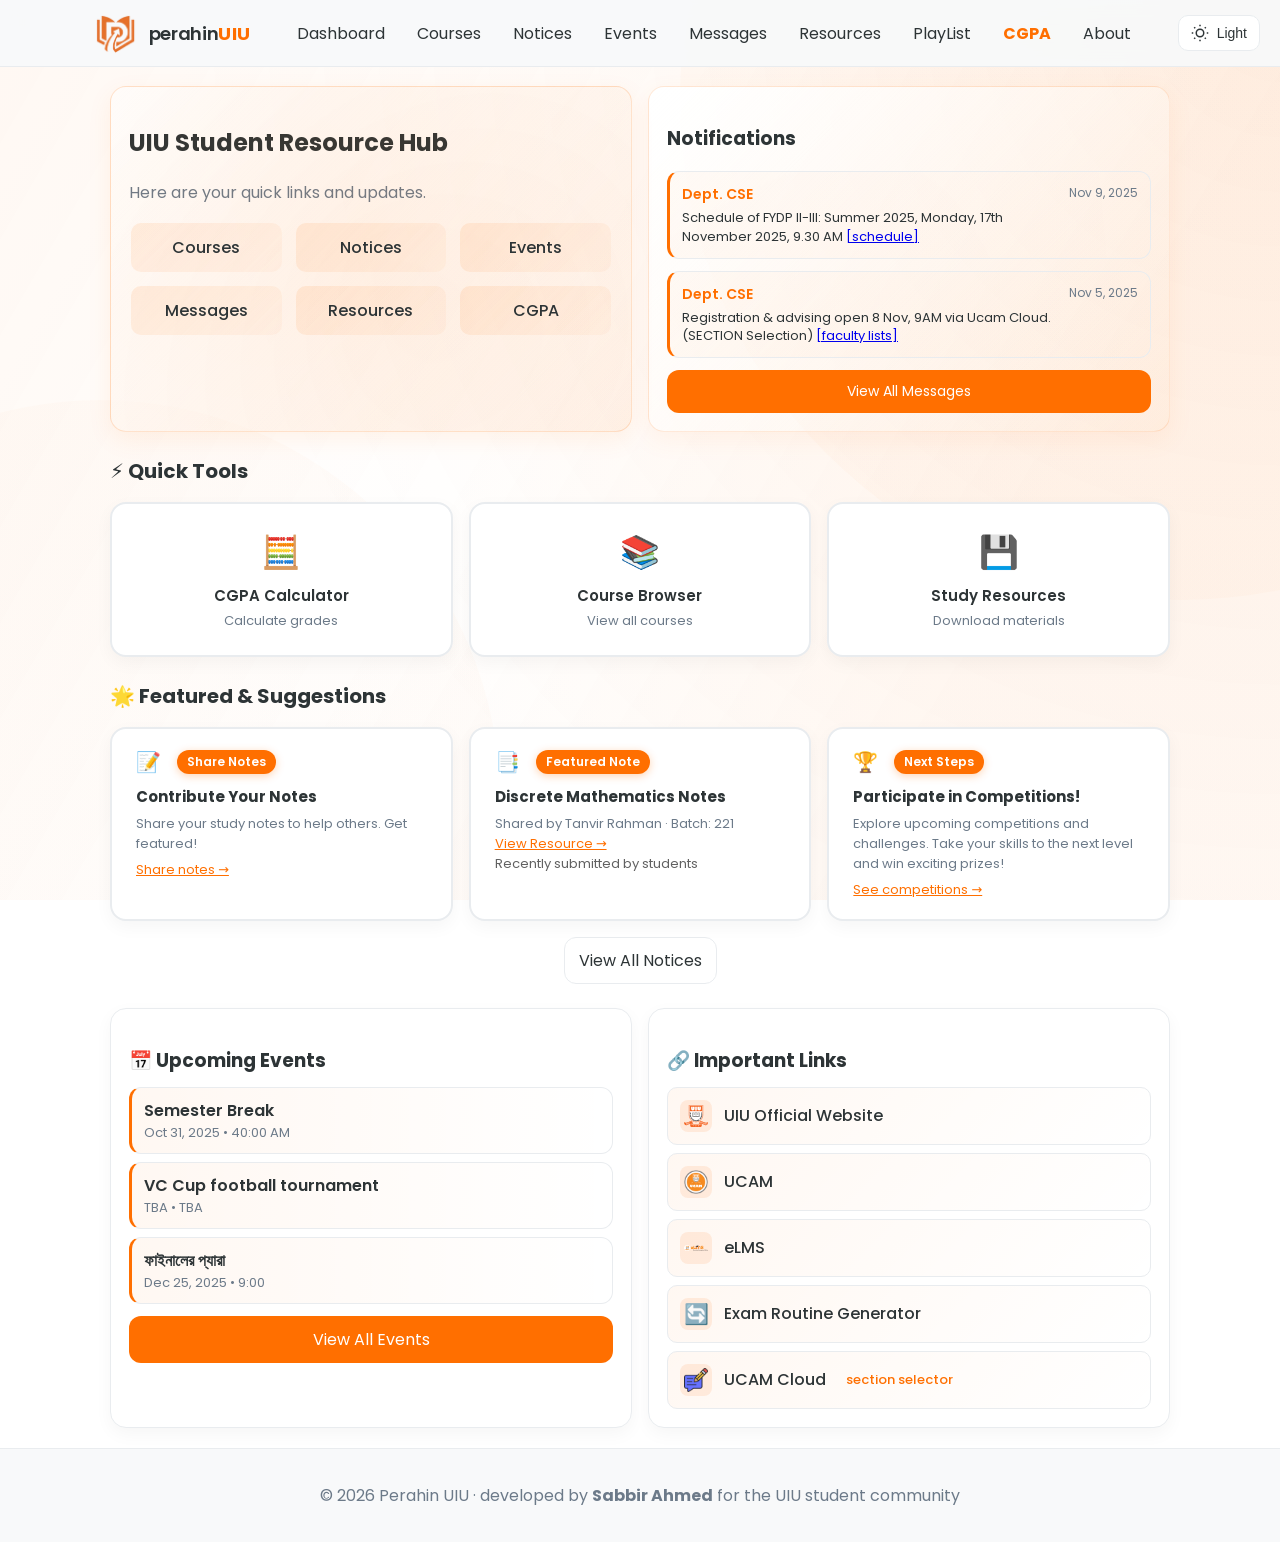
<file: index.html>
<!DOCTYPE html>
<html lang="en">
<head>
    <meta charset="UTF-8">
    <meta name="viewport" content="width=device-width, initial-scale=1.0">
    <title>UIU Student Resource Hub | Perahin UIU</title>
    <meta name="description" content="A platform created by a UIU student, offering all essential resources, tools, and information for UIU students.">
    <meta name="keywords" content="UIU student portal, UIU resources, Perahin UIU, UIU courses, UIU notices, UIU events, UIU materials, United International University">
    <meta property="og:title" content="Explore UIU Student Resources">
    <meta property="og:description" content="Access all essential tools, materials, resources and updates for UIU students—created by a fellow student.">
    <meta property="og:type" content="website">
    <meta property="og:url" content="https://perahinuiu.sabbirahmed.me/">
    <link rel="canonical" href="https://perahinuiu.sabbirahmed.me/">
    <meta property="og:image" content="https://perahinuiu.sabbirahmed.me/logo/logo-perahin-uiu-main.png">
    <meta property="og:image:width" content="1200">
    <meta property="og:image:height" content="630">
    <link rel="preconnect" href="https://fonts.googleapis.com">
    <link rel="preconnect" href="https://fonts.gstatic.com" crossorigin>
    <link href="https://fonts.googleapis.com/css2?family=Poppins:wght@400;500;600;700&display=swap" rel="stylesheet">
    <link rel="stylesheet" href="css/main.css">
    <link rel="stylesheet" href="css/dashboard.css">
    <link rel="icon" href="https://perahinuiu.sabbirahmed.me/logo/logo-perahin-uiu-main.png">
    <meta name="theme-color" content="#FF6F00">
    <link rel="sitemap" type="application/xml" title="Sitemap" href="https://perahinuiu.sabbirahmed.me/sitemap.xml">
</head>
<body>
    <div class="background-wrapper"></div>
    <header class="topbar">
        <button id="backButton" class="icon-btn back-btn" aria-label="Back" title="Back">
            <span class="back-chev">‹</span>
        </button>
        <a class="brand no-underline" href="index.html">
            <img src="logo/logo-perahin-uiu-main.png" alt="Perahin UIU" class="brand-logo">
                            <span class="brand-name">
                    <span class="brand-text">perahin</span><span class="brand-uiu">UIU</span>
                </span>
        </a>
        <nav class="nav" id="navMenu">
            <a href="index.html" class="nav-link">Dashboard</a>
            <a href="pages/courses.html" class="nav-link">Courses</a>
            <a href="pages/notices.html" class="nav-link">Notices</a>
            <a href="pages/events.html" class="nav-link">Events</a>
            <a href="pages/messages.html" class="nav-link">Messages</a>
            <a href="pages/resources.html" class="nav-link">Resources</a>
            <a href="pages/playlist.html" class="nav-link">PlayList</a>
            <a href="pages/cgpa-calculator.html" class="nav-link cgpa-orange">CGPA</a>
            <a href="pages/about.html" class="nav-link">About</a>
        </nav>
        <button id="hamburger" class="icon-btn hamburger" aria-label="Menu" title="Menu">
            <span></span><span></span><span></span>
        </button>
    </header>

    <main class="container">
        <section class="grid cols-2 hero">
            <div class="card">
                <h1>UIU Student Resource Hub</h1>
                <p class="muted">Here are your quick links and updates.</p>
                <div class="quick-links" style="margin-top:12px;">
                    <a class="quick-link" href="pages/courses.html">Courses</a>
                    <a class="quick-link" href="pages/notices.html">Notices</a>
                    <a class="quick-link" href="pages/events.html">Events</a>
                    <a class="quick-link" href="pages/messages.html">Messages</a>
                    <a class="quick-link" href="pages/resources.html">Resources</a>
                    <a class="quick-link" href="pages/cgpa-calculator.html">CGPA</a>
                </div>
            </div>
            <div class="card">
                <h3>Notifications <span class="badge" id="importantMessagesBadge">0</span></h3>
                <div class="list" id="importantMessagesList">
                    <div class="list-item muted" style="text-align: center; padding: 20px;">
                        Loading notifications...
                    </div>
                </div>
                <a href="pages/messages.html" class="btn accent" style="margin-top: 12px; width: 100%; text-align: center; display: inline-block; text-decoration: none; font-size: 14px;">View All Messages</a>
            </div>
        </section>

        <!-- Quick Tools Section -->
        <section style="margin-top:24px;">
            <h3 style="margin-bottom:16px; font-size:20px;">⚡ Quick Tools</h3>
            <div class="grid cols-3 stats-grid">
                <a href="pages/cgpa-calculator.html" class="card stat-card" style="text-decoration:none; cursor:pointer;">
                    <div class="stat-icon">🧮</div>
                    <div class="stat-label">CGPA Calculator</div>
                    <div class="muted" style="font-size:13px; margin-top:4px;">Calculate grades</div>
                </a>
                <a href="pages/courses.html" class="card stat-card" style="text-decoration:none; cursor:pointer;">
                    <div class="stat-icon">📚</div>
                    <div class="stat-label">Course Browser</div>
                    <div class="muted" style="font-size:13px; margin-top:4px;">View all courses</div>
                </a>
                <a href="pages/resources.html" class="card stat-card" style="text-decoration:none; cursor:pointer;">
                    <div class="stat-icon">💾</div>
                    <div class="stat-label">Study Resources</div>
                    <div class="muted" style="font-size:13px; margin-top:4px;">Download materials</div>
                </a>
            </div>
        </section>

        <!-- Recent Notices Section -->
        <section style="margin-top:24px;">
            <h3 style="margin-bottom:16px; font-size:20px;">🌟 Featured & Suggestions</h3>
            <div class="grid cols-3">
                <div class="card notice-card">
                    <div style="display:flex; align-items:center; gap:8px; margin-bottom:8px;">
                        <span style="font-size:20px;">📝</span>
                        <span class="badge" style="background:#FF6F00; color:#fff;">Share Notes</span>
                    </div>
                    <h3 style="margin:0 0 6px; font-size:15px; color:var(--text);">Contribute Your Notes</h3>
                    <div class="muted" style="font-size:13px;">Share your study notes to help others. Get featured!</div>
                    <a href="https://forms.gle/JbyQ19UY9RbhF4Ua8" target="_blank" style="color:#FF6F00; font-size:13px; text-decoration:underline; margin-top:6px; display:inline-block;">Share notes →</a>
                </div>
                <div class="card notice-card">
                    <div style="display:flex; align-items:center; gap:8px; margin-bottom:8px;">
                        <span style="font-size:20px;">📑</span>
                        <span class="badge" style="background:#FF6F00; color:#fff;">Featured Note</span>
                    </div>
                    <h3 style="margin:0 0 6px; font-size:15px; color:var(--text);">Discrete Mathematics Notes</h3>
                    <div class="muted" style="font-size:13px;">
                        Shared by Tanvir Rahman · Batch: 221<br>
                        <a href="pages/resources.html" style="color:#FF6F00; text-decoration:underline;">View Resource →</a><br>
                        <span style="color:#616161;">Recently submitted by students</span>
                    </div>
                </div>
                <div class="card notice-card">
                    <div style="display:flex; align-items:center; gap:8px; margin-bottom:8px;">
                        <span style="font-size:20px;">🏆</span>
                        <span class="badge" style="background:#FF6F00; color:#fff;">Next Steps</span>
                    </div>
                    <h3 style="margin:0 0 6px; font-size:15px; color:var(--text);">Participate in Competitions!</h3>
                    <div class="muted" style="font-size:13px;">Explore upcoming competitions and challenges. Take your skills to the next level and win exciting prizes!</div>
                    <a href="pages/events.html" style="color:#FF6F00; font-size:13px; text-decoration:underline; margin-top:6px; display:inline-block;">See competitions →</a>
                </div>
            </div>
            <a href="pages/notices.html" class="btn" style="margin:16px auto 0; display:block; width:fit-content; text-decoration:none; transition: transform 0.2s ease;">View All Notices</a>
        </section>

        <!-- Upcoming Events & Important Links -->
        <section style="margin-top:24px;" class="grid cols-2">
            <div class="card">
                <h3 style="margin-bottom:12px;">📅 Upcoming Events</h3>
                <div class="list event-list">
                    <!-- Events will be loaded here by JS -->
                </div>
                <a href="pages/events.html" class="btn accent" style="margin-top:12px; width:100%; text-align:center; display:inline-block; text-decoration:none;">View All Events</a>
            </div>
            
            <div class="card">
                <h3 style="margin-bottom:12px;">🔗 Important Links</h3>
                <div class="important-links">
                    <a href="https://www.uiu.ac.bd/" target="_blank" class="important-link">
                        <span class="link-icon link-icon-img">
                            <img src="logo/uiu-logo.svg" alt="UIU" style="width: 24px; height: 24px; object-fit: contain;">
                        </span>
                        <span>UIU Official Website</span>
                    </a>
                    <a href="https://ucam.uiu.ac.bd/" target="_blank" class="important-link">
                        <span class="link-icon link-icon-img">
                            <img src="logo/logo-ucam.png" alt="UCAM" style="width: 24px; height: 24px; object-fit: contain;">
                        </span>
                        <span>UCAM</span>
                    </a>
                    <a href="https://elms.uiu.ac.bd/" target="_blank" class="important-link">
                        <span class="link-icon link-icon-img">
                            <img src="logo/logo-eLMS.png" alt="eLMS" style="width: 24px; height: 24px; object-fit: contain;">
                        </span>
                        <span>eLMS</span>
                    </a>
                        <a href="https://examcon.uiu.ac.bd/" target="_blank" class="important-link">
                            <span class="link-icon">🔄</span>
                            <span>Exam Routine Generator</span>
                    </a>
                    <a href="https://ucamcloud.uiu.ac.bd/" target="_blank" class="important-link">
                        <span class="link-icon link-icon-img">
                            <img src="logo/logo-cloud.png" alt="UCAM Cloud" style="width: 24px; height: 24px; object-fit: contain;">
                        </span>
                        <span>UCAM Cloud</span>
                        <span class="muted" style="margin-left:8px; font-size:13px; color:#FF6F00;">section selector</span>
                    </a>
                    </a>
                </div>
            </div>
        </section>
    </main>

    <footer class="footer">
        <p>© <span id="year"></span> Perahin UIU · developed by <a class="no-underline" href="https://github.com/sabbirOG" target="_blank" rel="noopener"><strong>Sabbir Ahmed</strong></a> for the UIU student community</p>
    </footer>

    <script src="js/main.js"></script>
        <script src="js/eventsData.js"></script>
        <script>
        // Dynamically load top 3 events from eventsData.js
        document.addEventListener('DOMContentLoaded', function() {
            if (typeof eventsData !== 'undefined') {
                const eventList = document.querySelector('.event-list');
                if (eventList) {
                    eventList.innerHTML = '';
                    eventsData.slice(0, 3).forEach(event => {
                        const item = document.createElement('div');
                        item.className = 'list-item event-item';
                        item.innerHTML = `<div>
                            <div style="font-weight:600; color:var(--text);">${event.title}</div>
                            <div class="muted" style="font-size:13px;">${event.date}${event.time ? ' • ' + event.time : ''}</div>
                        </div>`;
                        eventList.appendChild(item);
                    });
                }
            }
        });
        </script>
    <script src="js/messagesData.js"></script>
    <script src="js/dashboard.js"></script>
</body>
</html>
</file>
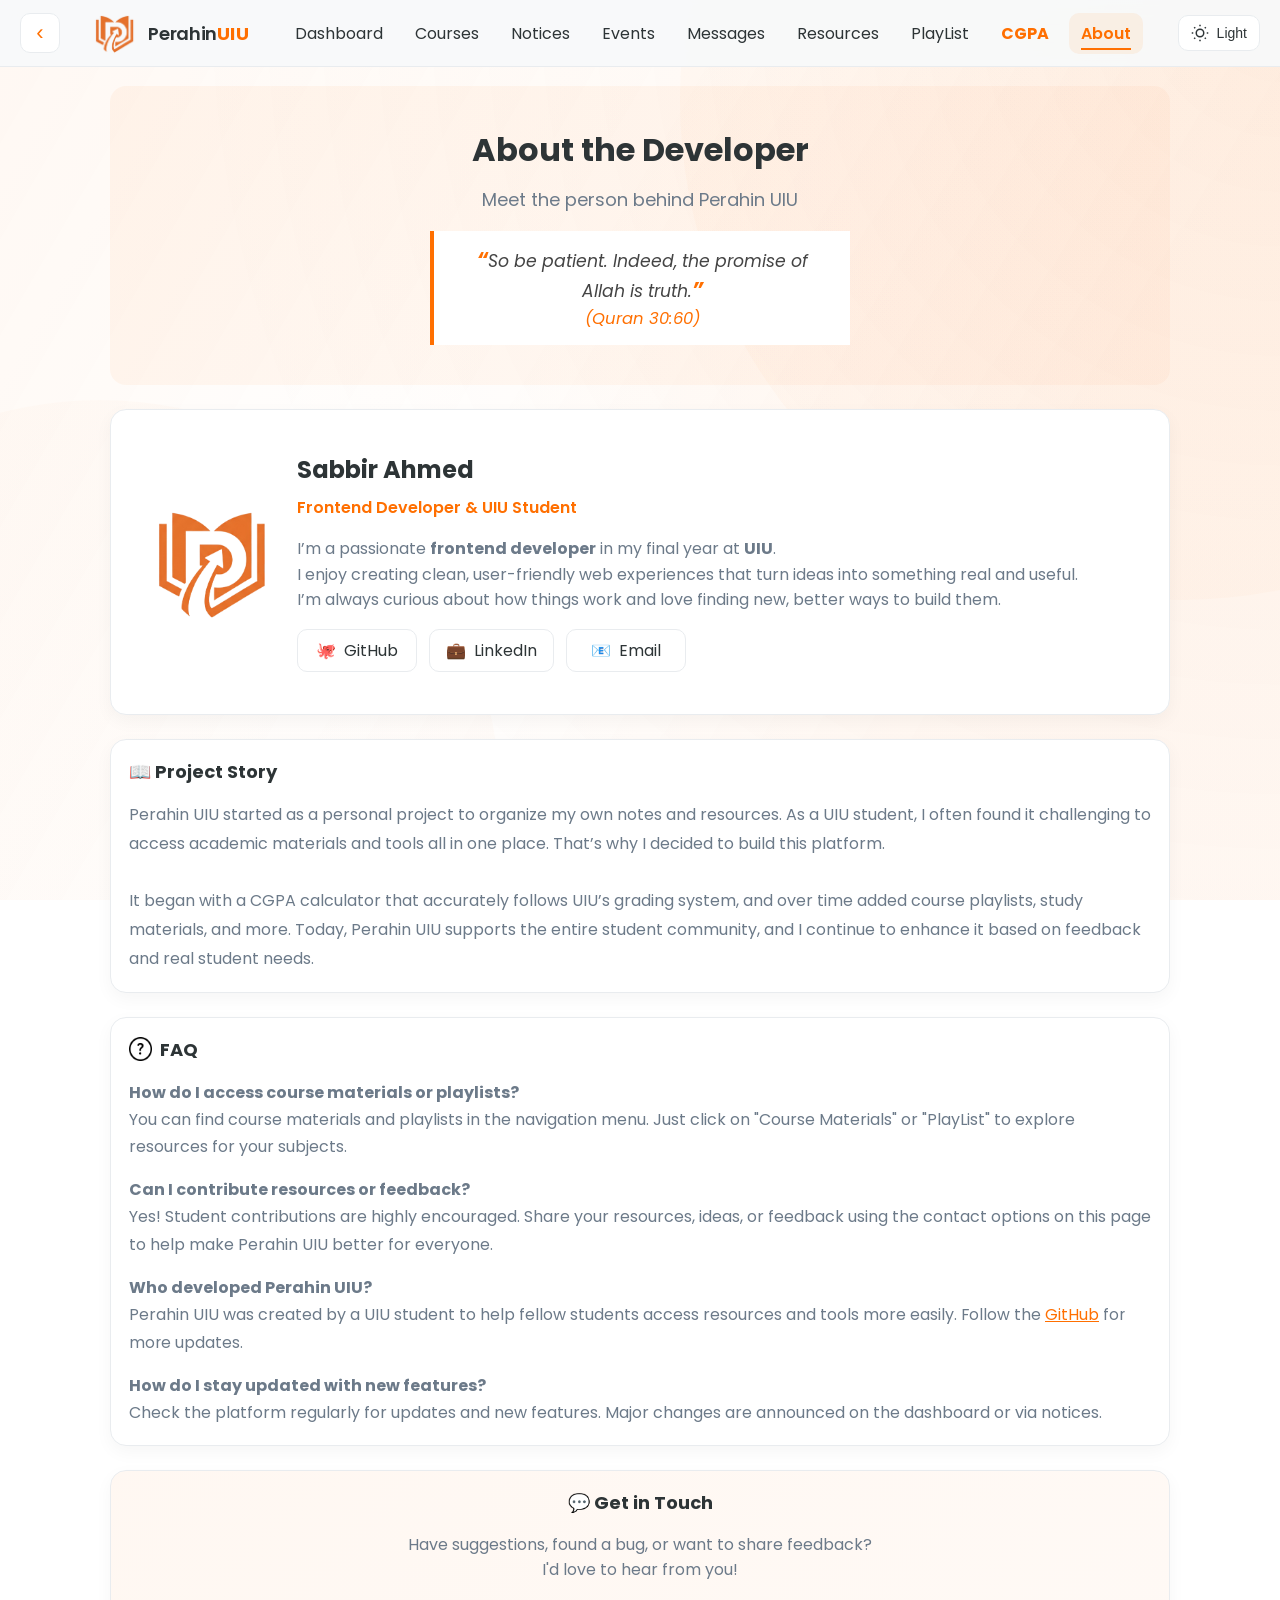
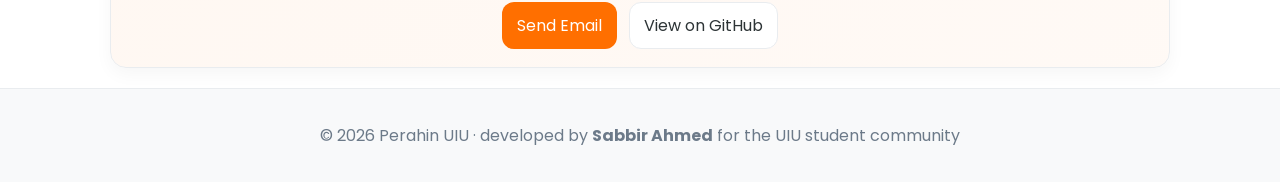
<file: pages/about.html>
<!DOCTYPE html>
<html lang="en">
<head>
    <meta charset="UTF-8">
    <meta name="viewport" content="width=device-width, initial-scale=1.0">
    <title>About Perahin UIU | UIU Student Portal & Resources</title>
    <meta name="description" content="Learn about Perahin UIU, the student portal for United International University. Discover resources, tools, and the developer behind the platform.">
    <meta name="keywords" content="UIU student portal, Perahin UIU, UIU resources, UIU developer, United International University">
    <meta property="og:title" content="About Perahin UIU | UIU Student Portal & Resources">
    <meta property="og:description" content="Learn about Perahin UIU, the student portal for UIU students, and the developer behind the platform.">
    <meta property="og:type" content="website">
    <meta property="og:url" content="https://sabbirog.github.io/perahin-uiu/pages/about.html">
    <meta property="og:image" content="../logo/logo-perahin-uiu-main.png">
    <link rel="preconnect" href="https://fonts.googleapis.com">
    <link rel="preconnect" href="https://fonts.gstatic.com" crossorigin>
    <link href="https://fonts.googleapis.com/css2?family=Poppins:wght@400;500;600;700&display=swap" rel="stylesheet">
    <link rel="stylesheet" href="../css/main.css">
    <link rel="stylesheet" href="../css/about.css">
    <link rel="icon" href="../logo/logo-perahin-uiu-main.png">
    <meta name="theme-color" content="#FF6F00">
</head>
<body>
    <div class="background-wrapper"></div>
    <header class="topbar">
        <button id="backButton" class="icon-btn back-btn" aria-label="Back" title="Back"><span class="back-chev">‹</span></button>
        <a class="brand no-underline" href="../index.html">
            <img src="../logo/logo-perahin-uiu-main.png" alt="Perahin UIU" class="brand-logo">
            <span class="brand-name"><span class="brand-text">Perahin</span><span class="brand-uiu">UIU</span></span>
        </a>
        <nav class="nav" id="navMenu">
            <a href="../index.html" class="nav-link">Dashboard</a>
            <a href="courses.html" class="nav-link">Courses</a>
            <a href="notices.html" class="nav-link">Notices</a>
            <a href="events.html" class="nav-link">Events</a>
            <a href="messages.html" class="nav-link">Messages</a>
            <a href="resources.html" class="nav-link">Resources</a>
            <a href="playlist.html" class="nav-link">PlayList</a>
            <a href="cgpa-calculator.html" class="nav-link cgpa-orange">CGPA</a>
            <a href="about.html" class="nav-link active">About</a>
        </nav>
        <button id="hamburger" class="icon-btn hamburger" aria-label="Menu" title="Menu"><span></span><span></span><span></span></button>
    </header>

    <main class="container">
        <!-- Hero Section -->
        <div class="about-hero">
            <h1>About the Developer</h1>
            <p>Meet the person behind Perahin UIU</p>
            <div style="margin-top: 18px; display: flex; justify-content: center;">
                <blockquote style="border-left: 4px solid #FF6F00; background: #fff; color: #444; font-size: 1.08em; font-style: italic; padding: 14px 22px; margin: 0; max-width: 420px;">
                    <span style="color: #FF6F00; font-size: 1.18em; font-weight: bold;">“</span>So be patient. Indeed, the promise of Allah is truth.<span style="color: #FF6F00; font-size: 1.18em; font-weight: bold;">”</span><br>
                    <span style="font-size: 0.95em; color: #FF6F00;">(Quran 30:60)</span>
                </blockquote>
            </div>
        </div>

        <!-- Profile Card (original layout) -->
        <div class="card">
            <div class="developer-section">
                <div class="developer-quote-card">
                    <div style="display: flex; justify-content: center; align-items: center; margin: 24px 0;">
                        <img src="../logo/logo-perahin-uiu-main.png" alt="UIU Logo" style="width: 120px; height: 120px; border-radius: 18px;">
                    </div>
                </div>
                <div class="developer-info">
                    <h2>Sabbir Ahmed</h2>
                    <div class="role">Frontend Developer & UIU Student</div>
                    <p style="color: var(--muted); line-height: 1.6; margin-bottom: 16px;">
                        I’m a passionate <b>frontend developer</b> in my final year at <b>UIU</b>.<br>
                        I enjoy creating clean, user-friendly web experiences that turn ideas into something real and useful.<br>
                        I’m always curious about how things work and love finding new, better ways to build them.
                    </p>
                    <div class="social-links">
                        <a href="https://github.com/sabbirOG" target="_blank" rel="noopener" class="social-link">
                            <span>🐙</span>
                            <span>GitHub</span>
                        </a>
                        <a href="https://www.linkedin.com/in/sabbirog/" target="_blank" rel="noopener" class="social-link">
                            <span>💼</span>
                            <span>LinkedIn</span>
                        </a>
                        <a href="mailto:iamsabbir460@gmail.com" id="profile-email-link" class="social-link" style="position: relative;">
                            <span>📧</span>
                            <span>Email</span>
                            <span id="profile-email-address" style="display:none; margin-left:10px; color:#FF6F00; font-weight:500; background:#fff; border-radius:6px; padding:2px 10px; border:1px solid #eee; position:absolute; right:-180px; top:50%; transform:translateY(-50%); white-space:nowrap;">iamsabbir460@gmail.com</span>
                        </a>
                    </div>
                </div>
            </div>
        </div>

        <!-- Project Story -->
        <div class="card" style="margin-top: 24px;">
            <h2 style="margin-bottom: 16px;">📖 Project Story</h2>
            <p style="color: var(--muted); line-height: 1.8; margin: 0;">
                Perahin UIU started as a personal project to organize my own notes and resources. As a UIU student, I often found it challenging to access academic materials and tools all in one place. That’s why I decided to build this platform.<br><br>
                It began with a CGPA calculator that accurately follows UIU’s grading system, and over time added course playlists, study materials, and more. Today, Perahin UIU supports the entire student community, and I continue to enhance it based on feedback and real student needs.
            </p>
        </div>

        <!-- Feedback Section -->
        <!-- FAQ Section -->

        <div class="card" style="margin-top: 24px;">
            <h2 style="margin-bottom: 16px; display: flex; align-items: center; gap: 8px;"><img src="../logo/icon-question.png" alt="FAQ" style="height: 1.3em; vertical-align: middle;"> FAQ</h2>
            <div class="faq-list" style="color: var(--muted); line-height: 1.7;">
                <div style="margin-bottom: 16px;">
                    <strong>How do I access course materials or playlists?</strong><br>
                    You can find course materials and playlists in the navigation menu. Just click on "Course Materials" or "PlayList" to explore resources for your subjects.
                </div>
                <div style="margin-bottom: 16px;">
                    <strong>Can I contribute resources or feedback?</strong><br>
                    Yes! Student contributions are highly encouraged. Share your resources, ideas, or feedback using the contact options on this page to help make Perahin UIU better for everyone.
                </div>
                <div style="margin-bottom: 16px;">
                    <strong>Who developed Perahin UIU?</strong><br>
                    Perahin UIU was created by a UIU student to help fellow students access resources and tools more easily. <span style="color: var(--muted); font-size: 0.98em;">Follow the <a href="https://github.com/sabbirOG" target="_blank" style="color: #FF6F00; text-decoration: underline;">GitHub</a> for more updates.</span>
                </div>
                <div>
                    <strong>How do I stay updated with new features?</strong><br>
                    Check the platform regularly for updates and new features. Major changes are announced on the dashboard or via notices.
                </div>
            </div>
        </div>
        <div class="card" style="margin-top: 24px; text-align: center; background: linear-gradient(135deg, rgba(255, 111, 0, 0.05), rgba(255, 143, 64, 0.05));">
            <h2 style="margin-bottom: 12px;">💬 Get in Touch</h2>
            <p style="color: var(--muted); margin-bottom: 20px;">
                Have suggestions, found a bug, or want to share feedback?<br>
                I'd love to hear from you!
            </p>
            <div style="display: flex; gap: 12px; justify-content: center; flex-wrap: wrap;">
                <a href="mailto:perahinuiu@gmail.com" id="contact-email-link" class="btn accent" style="text-decoration: none; position:relative;">
                    Send Email
                    <span id="contact-email-address" style="display:none; margin-right:10px; color:#FF6F00; font-weight:500; background:#fff; border-radius:6px; padding:2px 10px; border:1px solid #eee; position:absolute; left:-190px; top:50%; transform:translateY(-50%); white-space:nowrap;">perahinuiu@gmail.com</span>
                </a>
    <style>
        .email-popup-card {
            position: absolute;
            background: #fff;
            color: #222;
            border: 1px solid #ddd;
            border-radius: 8px;
            box-shadow: 0 2px 8px rgba(0,0,0,0.08);
            padding: 8px 16px;
            font-size: 1rem;
            z-index: 1000;
            min-width: 180px;
            text-align: center;
            transition: opacity 0.2s;
        }
    </style>
    <script>
        function isDesktop() {
            return window.innerWidth >= 1024;
        }
        document.getElementById('profile-email-link').addEventListener('click', function(e) {
            if (!isDesktop()) return;
            e.preventDefault();
            var addr = document.getElementById('profile-email-address');
            addr.style.display = addr.style.display === 'none' ? 'inline-block' : 'none';
        });
        document.getElementById('contact-email-link').addEventListener('click', function(e) {
            if (!isDesktop()) return;
            e.preventDefault();
            var addr = document.getElementById('contact-email-address');
            addr.style.display = addr.style.display === 'none' ? 'inline-block' : 'none';
        });
        function hideEmailAddresses() {
            var profileAddr = document.getElementById('profile-email-address');
            var contactAddr = document.getElementById('contact-email-address');
            profileAddr.style.display = 'none';
            contactAddr.style.display = 'none';
        }
        document.addEventListener('click', function(e) {
            if (!isDesktop()) return;
            if (!e.target.closest('#profile-email-link')) {
                document.getElementById('profile-email-address').style.display = 'none';
            }
            if (!e.target.closest('#contact-email-link')) {
                document.getElementById('contact-email-address').style.display = 'none';
            }
        });
        window.addEventListener('scroll', function() {
            if (!isDesktop()) return;
            hideEmailAddresses();
        });
        window.addEventListener('resize', function() {
            if (!isDesktop()) return;
            hideEmailAddresses();
        });
    </script>
                <a href="https://github.com/sabbirOG/perahin-uiu" target="_blank" rel="noopener" class="btn" style="text-decoration: none;">
                    View on GitHub
                </a>
            </div>
        </div>
    </main>

    <footer class="footer">
        <p>© <span id="year"></span> Perahin UIU · developed by <a class="no-underline" href="https://github.com/sabbirOG" target="_blank" rel="noopener"><strong>Sabbir Ahmed</strong></a> for the UIU student community</p>
    </footer>

    <script src="../js/main.js"></script>
</body>
</html>
</file>
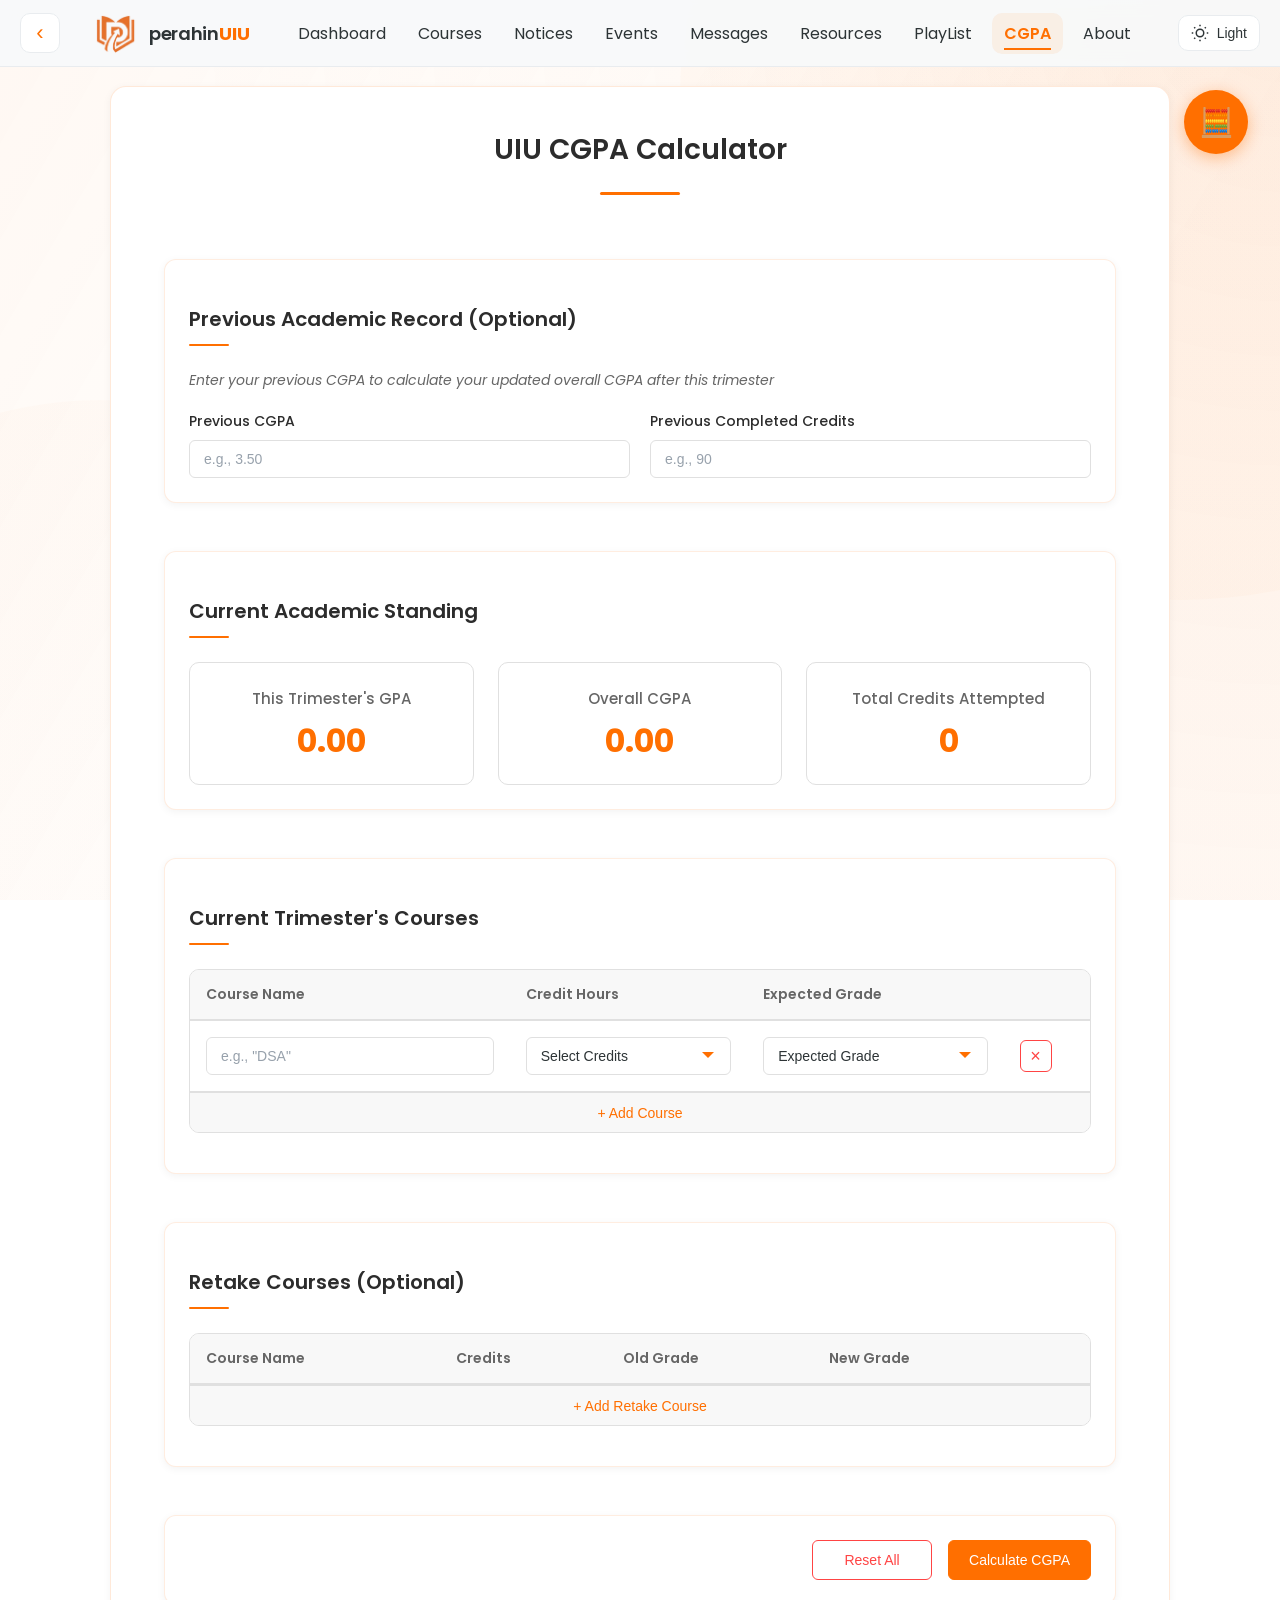
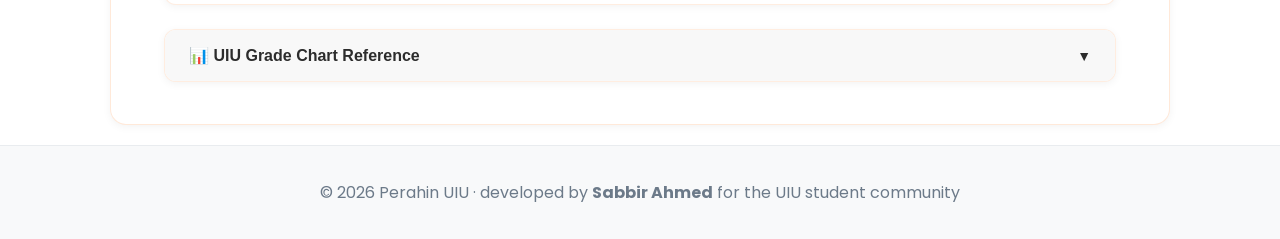
<file: pages/cgpa-calculator.html>
<!DOCTYPE html>
<html lang="en">
<head>
    <meta charset="UTF-8">
    <meta name="viewport" content="width=device-width, initial-scale=1.0">
    <title>CGPA Calculator · Perahin UIU</title>
    <link rel="preconnect" href="https://fonts.googleapis.com">
    <link rel="preconnect" href="https://fonts.gstatic.com" crossorigin>
    <link href="https://fonts.googleapis.com/css2?family=Poppins:wght@400;500;600;700&display=swap" rel="stylesheet">
    <link rel="stylesheet" href="../css/main.css">
    <link rel="stylesheet" href="../css/cgpa.css">
    <link rel="stylesheet" href="../css/calculator.css">
    <link rel="stylesheet" href="../css/grade-chart.css">
    <link rel="icon" href="../logo/logo-perahin-uiu-main.png">
    <meta name="theme-color" content="#FF6F00">
</head>
<body>
    <div class="background-wrapper"></div>
    <header class="topbar">
        <button id="backButton" class="icon-btn back-btn" aria-label="Back" title="Back"><span class="back-chev">‹</span></button>
        <a class="brand no-underline" href="../index.html">
            <img src="../logo/logo-perahin-uiu-main.png" alt="Perahin UIU" class="brand-logo">
            <span class="brand-name"><span class="brand-text">perahin</span><span class="brand-uiu">UIU</span></span>
        </a>
        <nav class="nav" id="navMenu">
            <a href="../index.html" class="nav-link">Dashboard</a>
            <a href="courses.html" class="nav-link">Courses</a>
            <a href="notices.html" class="nav-link">Notices</a>
            <a href="events.html" class="nav-link">Events</a>
            <a href="messages.html" class="nav-link">Messages</a>
            <a href="resources.html" class="nav-link">Resources</a>
            <a href="playlist.html" class="nav-link">PlayList</a>
            <a href="cgpa-calculator.html" class="nav-link cgpa-orange active">CGPA</a>
            <a href="about.html" class="nav-link">About</a>
        </nav>
        <button id="hamburger" class="icon-btn hamburger" aria-label="Menu" title="Menu"><span></span><span></span><span></span></button>
    </header>

    <main class="container">
        <section class="card">
            <div class="cgpa-header">
                <h2>UIU CGPA Calculator</h2>
            </div>
            
            <div class="cgpa-container">
                <!-- Previous Academic Record -->
                <div class="previous-record">
                    <h3>Previous Academic Record (Optional)</h3>
                    <p class="section-description">Enter your previous CGPA to calculate your updated overall CGPA after this trimester</p>
                    <div class="previous-record-inputs">
                        <div class="input-group">
                            <label for="previousCgpa">Previous CGPA</label>
                            <input type="number" id="previousCgpa" class="input" placeholder="e.g., 3.50" min="0" max="4" step="0.01">
                        </div>
                        <div class="input-group">
                            <label for="previousCredits">Previous Completed Credits</label>
                            <input type="number" id="previousCredits" class="input" placeholder="e.g., 90" min="0" step="1">
                        </div>
                    </div>
                </div>

                <!-- Current Academic Standing -->
                <div class="academic-standing">
                    <h3>Current Academic Standing</h3>
                    <div class="standing-info">
                        <div class="info-card">
                            <h4>This Trimester's GPA</h4>
                            <div id="currentCgpa" class="result-display">0.00</div>
                        </div>
                        <div class="info-card">
                            <h4>Overall CGPA</h4>
                            <div id="overallCgpa" class="result-display">0.00</div>
                        </div>
                        <div class="info-card">
                            <h4>Total Credits Attempted</h4>
                            <div id="totalCredits" class="result-display">0</div>
                        </div>
                    </div>
                </div>

                <!-- Current Trimester Courses -->
                <div class="current-trimester">
                    <h3>Current Trimester's Courses</h3>
                    <div class="courses-table">
                        <table id="currentCoursesTable">
                            <thead>
                                <tr>
                                    <th>Course Name</th>
                                    <th>Credit Hours</th>
                                    <th>Expected Grade</th>
                                    <th></th>
                                </tr>
                            </thead>
                            <tbody>
                                <tr>
                                    <td>
                                        <input type="text" class="input" placeholder="e.g., &quot;DSA&quot;">
                                    </td>
                                    <td>
                                        <select class="input credit-select">
                                            <option value="" disabled selected>Select Credits</option>
                                            <option value="1">1</option>
                                            <option value="2">2</option>
                                            <option value="3">3</option>
                                            <option value="4">4</option>
                                        </select>
                                    </td>
                                    <td>
                                        <select class="input grade-select">
                                            <option value="" disabled selected>Expected Grade</option>
                                            <option value="4.00">A</option>
                                            <option value="3.67">A-</option>
                                            <option value="3.33">B+</option>
                                            <option value="3.00">B</option>
                                            <option value="2.67">B-</option>
                                            <option value="2.33">C+</option>
                                            <option value="2.00">C</option>
                                            <option value="1.67">C-</option>
                                            <option value="1.33">D+</option>
                                            <option value="1.00">D</option>
                                            <option value="0.00">F</option>
                                        </select>
                                    </td>
                                    <td>
                                        <button class="btn remove-btn">×</button>
                                    </td>
                                </tr>
                            </tbody>
                        </table>
                        <button class="btn add-btn" id="addCourse">+ Add Course</button>
                    </div>
                </div>

                <!-- Retake Courses -->
                <div class="retake-courses">
                    <h3>Retake Courses (Optional)</h3>
                    <div class="courses-table">
                        <table id="retakeCoursesTable">
                            <thead>
                                <tr>
                                    <th>Course Name</th>
                                    <th>Credits</th>
                                    <th>Old Grade</th>
                                    <th>New Grade</th>
                                    <th></th>
                                </tr>
                            </thead>
                            <tbody>
                                <!-- Empty - students add rows only if they have retakes -->
                            </tbody>
                        </table>
                        <button class="btn add-btn" id="addRetake">+ Add Retake Course</button>
                    </div>
                </div>

                <!-- Controls -->
                <div class="calculator-controls">
                    <button class="btn reset-btn" id="resetAll">Reset All</button>
                    <button class="btn calculate-btn" id="calculateCgpa">Calculate CGPA</button>
                </div>

                <!-- Grade Reference Chart -->
                <div class="grade-reference">
                    <button class="grade-reference-toggle" id="gradeChartToggle">
                        <span>📊 UIU Grade Chart Reference</span>
                        <span class="toggle-icon">▼</span>
                    </button>
                    <div class="grade-chart-content hidden" id="gradeChartContent">
                        <table class="grade-chart-table">
                            <thead>
                                <tr>
                                    <th>Letter Grade</th>
                                    <th>Grade Point</th>
                                    <th>Marks (%)</th>
                                    <th>Assessment</th>
                                </tr>
                            </thead>
                            <tbody>
                                <tr class="grade-a">
                                    <td><strong>A</strong></td>
                                    <td>4.00</td>
                                    <td>90 – 100</td>
                                    <td>Outstanding</td>
                                </tr>
                                <tr class="grade-a-minus">
                                    <td><strong>A-</strong></td>
                                    <td>3.67</td>
                                    <td>86 – 89</td>
                                    <td>Excellent</td>
                                </tr>
                                <tr class="grade-b-plus">
                                    <td><strong>B+</strong></td>
                                    <td>3.33</td>
                                    <td>82 – 85</td>
                                    <td>Very Good</td>
                                </tr>
                                <tr class="grade-b">
                                    <td><strong>B</strong></td>
                                    <td>3.00</td>
                                    <td>78 – 81</td>
                                    <td>Good</td>
                                </tr>
                                <tr class="grade-b-minus">
                                    <td><strong>B-</strong></td>
                                    <td>2.67</td>
                                    <td>74 – 77</td>
                                    <td>Above Average</td>
                                </tr>
                                <tr class="grade-c-plus">
                                    <td><strong>C+</strong></td>
                                    <td>2.33</td>
                                    <td>70 – 73</td>
                                    <td>Average</td>
                                </tr>
                                <tr class="grade-c">
                                    <td><strong>C</strong></td>
                                    <td>2.00</td>
                                    <td>66 – 69</td>
                                    <td>Below Average</td>
                                </tr>
                                <tr class="grade-c-minus">
                                    <td><strong>C-</strong></td>
                                    <td>1.67</td>
                                    <td>62 – 65</td>
                                    <td>Poor</td>
                                </tr>
                                <tr class="grade-d-plus">
                                    <td><strong>D+</strong></td>
                                    <td>1.33</td>
                                    <td>58 – 61</td>
                                    <td>Very Poor</td>
                                </tr>
                                <tr class="grade-d">
                                    <td><strong>D</strong></td>
                                    <td>1.00</td>
                                    <td>55 – 57</td>
                                    <td>Pass</td>
                                </tr>
                                <tr class="grade-f">
                                    <td><strong>F</strong></td>
                                    <td>0.00</td>
                                    <td>0 – 54</td>
                                    <td>Fail</td>
                                </tr>
                            </tbody>
                        </table>
                    </div>
                </div>
            </div>
        </section>

        <!-- Floating Calculator Button -->
        <button id="openCalcBtn" class="floating-calc-btn" title="Open Calculator">
            🧮
        </button>

        <!-- Calculator Widget Popup -->
        <div id="calcWidget" class="calculator-widget-popup hidden">
            <div class="calc-widget-header">
                <h3>Calculator</h3>
                <button id="closeCalcBtn" class="close-calc-btn">×</button>
            </div>
            <div class="calculator">
                <input type="text" id="calcDisplay" class="calc-display" readonly value="0">
                <div class="calc-buttons">
                    <button class="calc-btn calc-clear">C</button>
                    <button class="calc-btn calc-operator">÷</button>
                    <button class="calc-btn calc-operator">×</button>
                    <button class="calc-btn calc-operator">−</button>
                    
                    <button class="calc-btn calc-number">7</button>
                    <button class="calc-btn calc-number">8</button>
                    <button class="calc-btn calc-number">9</button>
                    <button class="calc-btn calc-operator calc-plus">+</button>
                    
                    <button class="calc-btn calc-number">4</button>
                    <button class="calc-btn calc-number">5</button>
                    <button class="calc-btn calc-number">6</button>
                    <button class="calc-btn calc-equals">=</button>
                    
                    <button class="calc-btn calc-number">1</button>
                    <button class="calc-btn calc-number">2</button>
                    <button class="calc-btn calc-number">3</button>
                    
                    <button class="calc-btn calc-number" style="grid-column: span 2;">0</button>
                    <button class="calc-btn calc-number">.</button>
                </div>
            </div>
        </div>
        </div>
    </main>

    <footer class="footer">
        <p>© <span id="year"></span> Perahin UIU · developed by <a class="no-underline" href="https://github.com/sabbirOG" target="_blank" rel="noopener"><strong>Sabbir Ahmed</strong></a> for the UIU student community</p>
    </footer>

    <script src="../js/main.js"></script>
    <script src="../js/cgpa.js"></script>
    <script src="../js/calculator.js"></script>
    <script src="../js/grade-chart.js"></script>
</body>
</html>
</file>
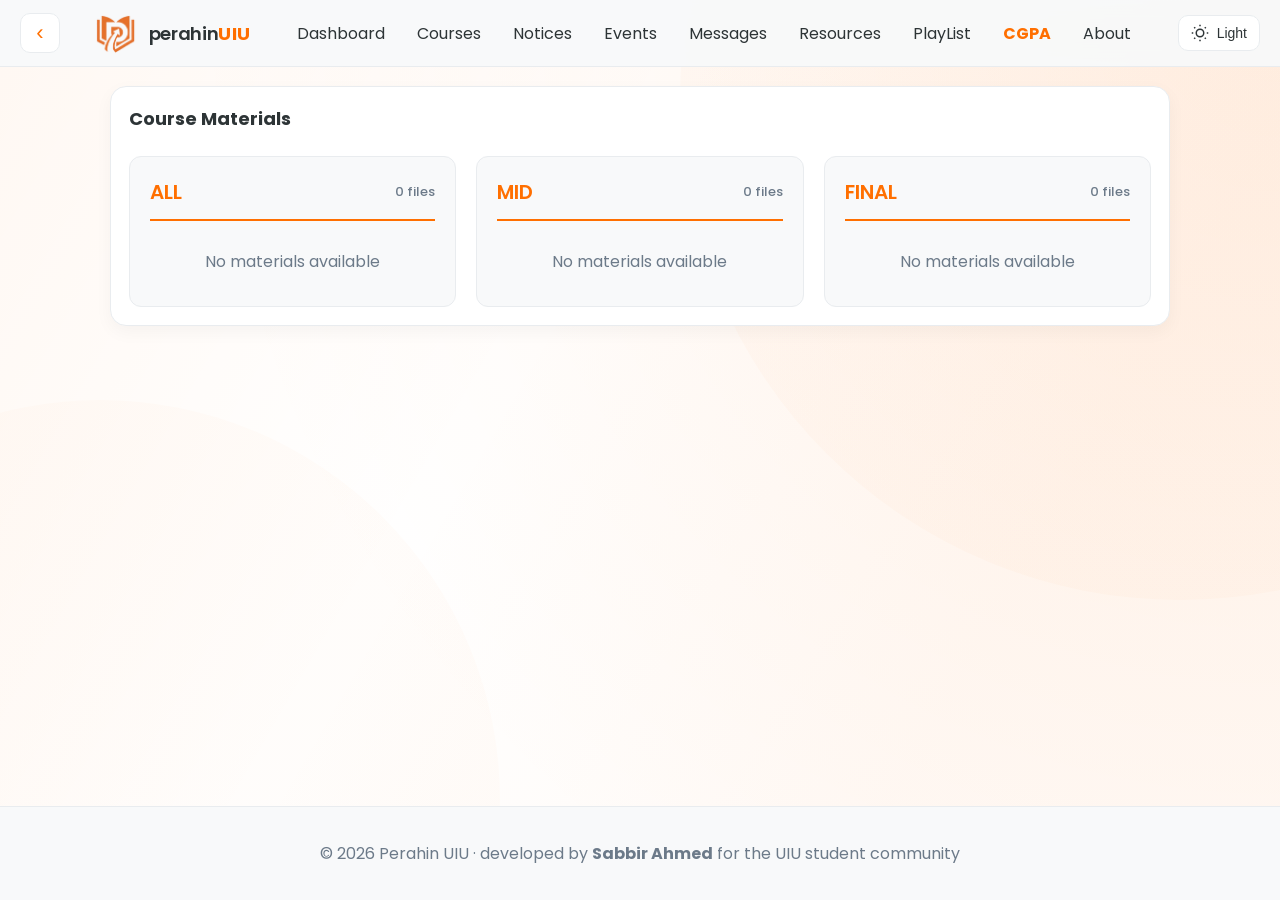
<file: pages/course-materials.html>
<!DOCTYPE html>
<html lang="en">
<head>
    <meta charset="UTF-8">
    <meta name="viewport" content="width=device-width, initial-scale=1.0">
    <title>Course Materials · Perahin UIU</title>
    <link rel="preconnect" href="https://fonts.googleapis.com">
    <link rel="preconnect" href="https://fonts.gstatic.com" crossorigin>
    <link href="https://fonts.googleapis.com/css2?family=Poppins:wght@400;500;600;700&display=swap" rel="stylesheet">
    <link rel="stylesheet" href="../css/main.css">
    <link rel="stylesheet" href="../css/course-materials.css">
    <link rel="icon" href="../logo/logo-perahin-uiu-main.png">
    <meta name="theme-color" content="#FF6F00">
</head>
<body>
    <div class="background-wrapper"></div>
    <header class="topbar">
        <button id="backButton" class="icon-btn back-btn" aria-label="Back" title="Back"><span class="back-chev">‹</span></button>
        <a class="brand no-underline" href="../index.html">
            <img src="../logo/logo-perahin-uiu-main.png" alt="Perahin UIU" class="brand-logo">
                            <span class="brand-name">
                    <span class="brand-text">perahin</span><span class="brand-uiu">UIU</span>
                </span>
        </a>
        <nav class="nav" id="navMenu">
            <a href="../index.html" class="nav-link">Dashboard</a>
            <a href="courses.html" class="nav-link">Courses</a>
            <a href="notices.html" class="nav-link">Notices</a>
            <a href="events.html" class="nav-link">Events</a>
            <a href="messages.html" class="nav-link">Messages</a>
            <a href="resources.html" class="nav-link">Resources</a>
            <a href="playlist.html" class="nav-link">PlayList</a>
            <a href="cgpa-calculator.html" class="nav-link cgpa-orange">CGPA</a>
            <a href="about.html" class="nav-link">About</a>
        </nav>
        <button id="hamburger" class="icon-btn hamburger" aria-label="Menu" title="Menu"><span></span><span></span><span></span></button>
    </header>

    <main class="container">
        <section class="card">
            <h2 id="courseTitle">Course Materials</h2>
            <p class="muted" id="courseInfo" style="margin-top: 8px;"></p>

            <div class="materials-grid" style="margin-top: 24px;">
                <!-- ALL Materials Card -->
                <div class="materials-card">
                    <div class="materials-card-header">
                        <h3>ALL</h3>
                        <span class="materials-count" id="allCount">0 files</span>
                    </div>
                    <div class="materials-list" id="allMaterialsList">
                        <p class="muted">No materials available</p>
                    </div>
                </div>

                <!-- MID Materials Card -->
                <div class="materials-card">
                    <div class="materials-card-header">
                        <h3>MID</h3>
                        <span class="materials-count" id="midCount">0 files</span>
                    </div>
                    <div class="materials-list" id="midMaterialsList">
                        <p class="muted">No midterm materials available</p>
                    </div>
                </div>

                <!-- FINAL Materials Card -->
                <div class="materials-card">
                    <div class="materials-card-header">
                        <h3>FINAL</h3>
                        <span class="materials-count" id="finalCount">0 files</span>
                    </div>
                    <div class="materials-list" id="finalMaterialsList">
                        <p class="muted">No final materials available</p>
                    </div>
                </div>
            </div>
        </section>
    </main>

    <footer class="footer">
        <p>© <span id="year"></span> Perahin UIU · developed by <a class="no-underline" href="https://github.com/sabbirOG" target="_blank" rel="noopener"><strong>Sabbir Ahmed</strong></a> for the UIU student community</p>
    </footer>

    <script src="../js/main.js"></script>
    <script src="../js/materialsData.js"></script>
    <script src="../js/course-materials.js"></script>
</body>
</html>
</file>
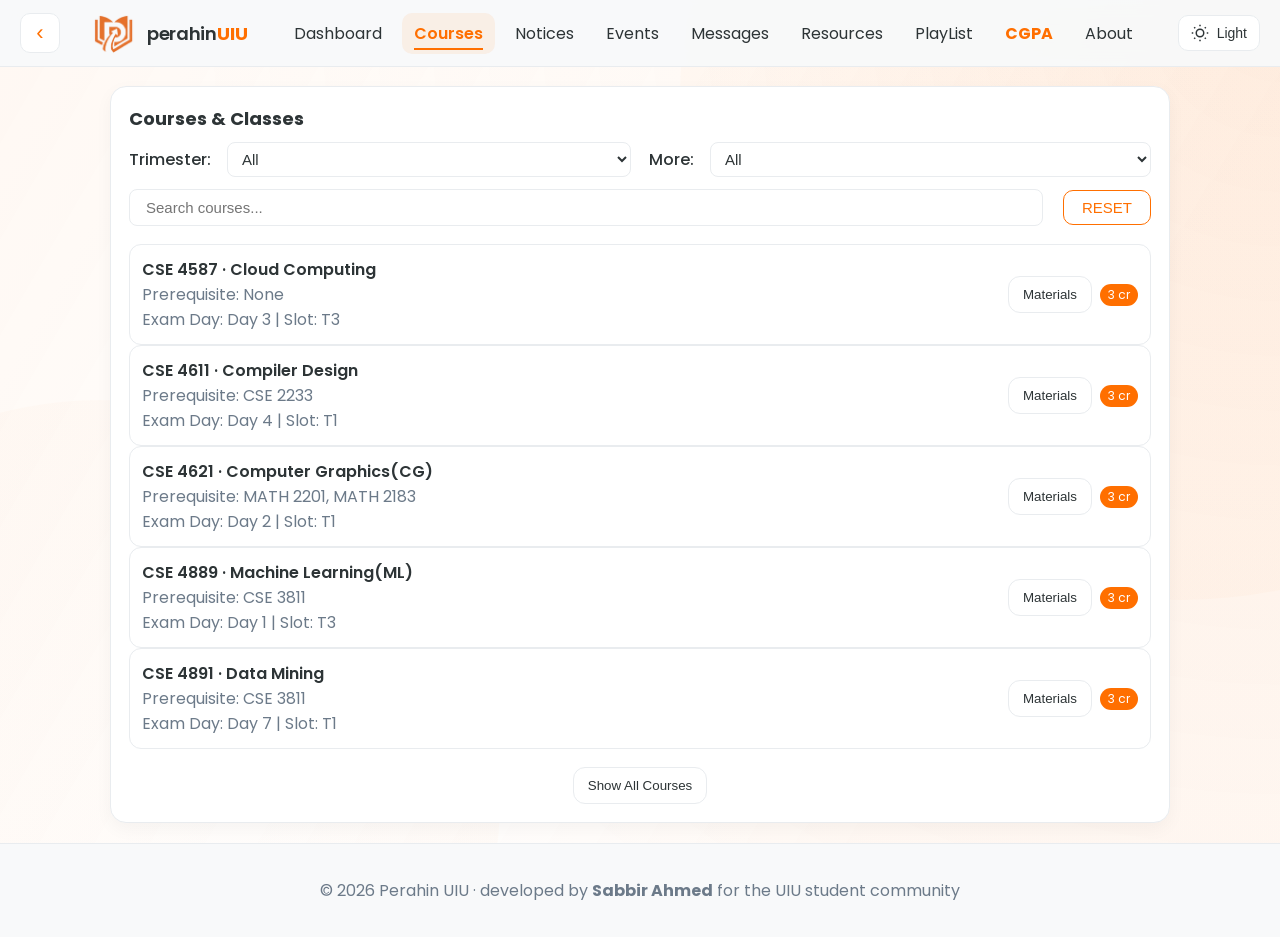
<file: pages/courses.html>
<!DOCTYPE html>
<html lang="en">
<head>
    <meta charset="UTF-8">
    <meta name="viewport" content="width=device-width, initial-scale=1.0">
    <title>UIU Courses & Class Materials | Perahin UIU</title>
    <meta name="description" content="Browse all UIU courses, class materials, prerequisites, and resources for United International University students at Perahin UIU.">
    <meta name="keywords" content="UIU courses, UIU class materials, Perahin UIU, UIU course browser, United International University">
    <meta property="og:title" content="UIU Courses & Class Materials | Perahin UIU">
    <meta property="og:description" content="Browse all UIU courses, class materials, prerequisites, and resources for UIU students at Perahin UIU.">
    <meta property="og:type" content="website">
    <meta property="og:url" content="https://sabbirog.github.io/perahin-uiu/pages/courses.html">
    <meta property="og:image" content="../logo/logo-perahin-uiu-main.png">
    <link rel="preconnect" href="https://fonts.googleapis.com">
    <link rel="preconnect" href="https://fonts.gstatic.com" crossorigin>
    <link href="https://fonts.googleapis.com/css2?family=Poppins:wght@400;500;600;700&display=swap" rel="stylesheet">
    <link rel="stylesheet" href="../css/main.css">
    <link rel="stylesheet" href="../css/courses.css">
    <link rel="icon" href="../logo/logo-perahin-uiu-main.png">
    <meta name="theme-color" content="#FF6F00">
</head>
<body>
    <div class="background-wrapper"></div>
    <header class="topbar">
        <button id="backButton" class="icon-btn back-btn" aria-label="Back" title="Back"><span class="back-chev">‹</span></button>
        <a class="brand no-underline" href="../index.html">
            <img src="../logo/logo-perahin-uiu-main.png" alt="Perahin UIU" class="brand-logo">
            <span class="brand-name"><span class="brand-text">perahin</span><span class="brand-uiu">UIU</span></span>
        </a>
        <nav class="nav" id="navMenu">
            <a href="../index.html" class="nav-link">Dashboard</a>
            <a href="courses.html" class="nav-link active">Courses</a>
            <a href="notices.html" class="nav-link">Notices</a>
            <a href="events.html" class="nav-link">Events</a>
            <a href="messages.html" class="nav-link">Messages</a>
            <a href="resources.html" class="nav-link">Resources</a>
            <a href="playlist.html" class="nav-link">PlayList</a>
            <a href="cgpa-calculator.html" class="nav-link cgpa-orange">CGPA</a>
            <a href="about.html" class="nav-link">About</a>
        </nav>
        <button id="hamburger" class="icon-btn hamburger" aria-label="Menu" title="Menu"><span></span><span></span><span></span></button>
    </header>

    <main class="container">
        <section class="card">
            <h2>Courses & Classes</h2>
            <div class="courses-filter-interface">
                <div class="filter-row-1">
                    <div class="trimester-filter">
                        <label for="trimesterSelect">Trimester:</label>
                        <select id="trimesterSelect" class="trimester-select">
                            <option value="all" selected>All</option>
                            <option value="1">1st</option>
                            <option value="2">2nd</option>
                            <option value="3">3rd</option>
                            <option value="4">4th</option>
                            <option value="5">5th</option>
                            <option value="6">6th</option>
                            <option value="7">7th</option>
                            <option value="8">8th</option>
                            <option value="9">9th</option>
                            <option value="10">10th</option>
                            <option value="11">11th</option>
                            <option value="12">12th</option>
                        </select>
                    </div>
                    <div class="more-filter">
                        <label for="moreSelect">More:</label>
                        <select id="moreSelect" class="more-select">
                            <option value="all" selected>All</option>
                            <option value="major">Major</option>
                            <option value="ged">GED</option>
                            <option value="lab">Lab</option>
                            <option value="fydp">FYDP</option>
                        </select>
                    </div>
                </div>
                <div class="filter-row-2">
                    <input type="text" id="courseSearchInput" class="search-input" placeholder="Search courses..." aria-label="Search courses">
                    <div id="advanceFilter" class="advance-filter" style="display:none;">
                        <label for="advanceSelect">Major:</label>
                        <select id="advanceSelect" class="advance-input">
                            <option value="all" selected>All Majors</option>
                            <option value="computational-theory">Computational Theory</option>
                            <option value="systems">Systems</option>
                            <option value="network-communications">Network & Communications</option>
                            <option value="software">Software</option>
                            <option value="data-science">Data Science</option>
                            <option value="ict">ICT</option>
                        </select>
                    </div>
                    <button id="resetAllSearch" class="search-reset btn" type="button" aria-label="Reset all filters" title="Reset All">RESET</button>
                </div>
            </div>
            <!-- Removed duplicate course search bar -->
            <div class="list" id="coursesList" style="margin-top:10px;">
                <!-- Restored full course list for all trimesters -->
                <!-- Major: Computational Theory Electives -->
                <!-- Major: Systems Electives -->
                <!-- Major: Network Electives -->
                <!-- Major: Software Electives -->
                <!-- Major: Data Science Electives -->
                <!-- Major: Information and Communication Technology Electives -->
                <!-- Major: Computational Theory Electives -->
                <!-- Course list will be rendered dynamically by JS -->
                <div id="courseListContainer"></div>
            </div>
            <div id="noCoursesMsg" class="no-results" hidden>No courses match your search.</div>
            <button id="showAllCoursesBtn" class="btn center-btn" type="button">Show All Courses</button>
            <button id="seeLessCoursesBtn" class="btn center-btn" style="display:none;" type="button">See Less</button>
        </section>
    </main>

    <footer class="footer">
        <p>© <span id="year"></span> Perahin UIU · developed by <a class="no-underline" href="https://github.com/sabbirOG" target="_blank" rel="noopener"><strong>Sabbir Ahmed</strong></a> for the UIU student community</p>
    </footer>

    <script src="../js/coursesData.js"></script>
    <script src="../js/main.js"></script>
    <script src="../js/courses.js"></script>
</body>
</html>
</file>
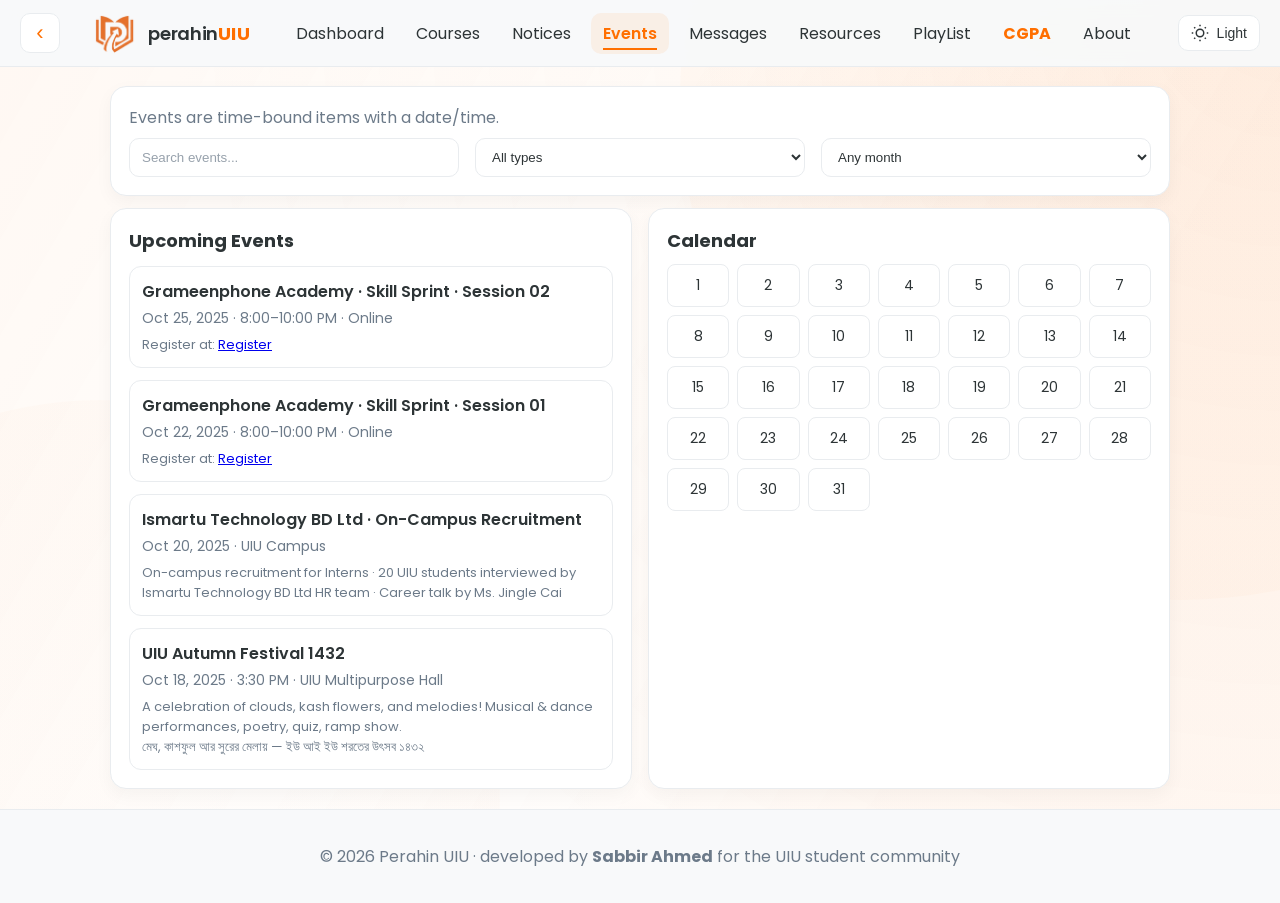
<file: pages/events.html>
<!DOCTYPE html>
<html lang="en">
<head>
    <meta charset="UTF-8">
    <meta name="viewport" content="width=device-width, initial-scale=1.0">
    <title>Events · Perahin UIU</title>
    <link rel="preconnect" href="https://fonts.googleapis.com">
    <link rel="preconnect" href="https://fonts.gstatic.com" crossorigin>
    <link href="https://fonts.googleapis.com/css2?family=Poppins:wght@400;500;600;700&display=swap" rel="stylesheet">
    <link rel="stylesheet" href="../css/main.css">
    <link rel="stylesheet" href="../css/events.css">
    <link rel="icon" href="../logo/logo-perahin-uiu-main.png">
    <meta name="theme-color" content="#FF6F00">
</head>
<body>
    <div class="background-wrapper"></div>
    <header class="topbar">
        <button id="backButton" class="icon-btn back-btn" aria-label="Back" title="Back"><span class="back-chev">‹</span></button>
        <a class="brand no-underline" href="../index.html">
            <img src="../logo/logo-perahin-uiu-main.png" alt="Perahin UIU" class="brand-logo">
                            <span class="brand-name">
                    <span class="brand-text">perahin</span><span class="brand-uiu">UIU</span>
                </span>
        </a>
        <nav class="nav" id="navMenu">
            <a href="../index.html" class="nav-link">Dashboard</a>
            <a href="courses.html" class="nav-link">Courses</a>
            <a href="notices.html" class="nav-link">Notices</a>
            <a href="events.html" class="nav-link active">Events</a>
            <a href="messages.html" class="nav-link">Messages</a>
            <a href="resources.html" class="nav-link">Resources</a>
            <a href="playlist.html" class="nav-link">PlayList</a>
            <a href="cgpa-calculator.html" class="nav-link cgpa-orange">CGPA</a>
            <a href="about.html" class="nav-link">About</a>
        </nav>
        <button id="hamburger" class="icon-btn hamburger" aria-label="Menu" title="Menu"><span></span><span></span><span></span></button>
    </header>

    <main class="container">
        <div class="card" style="margin-bottom: 12px;">
            <p class="muted" style="margin: 0 0 8px;">Events are time-bound items with a date/time.</p>
            <div class="grid cols-3">
                <input id="eventSearch" class="input" type="text" placeholder="Search events..." aria-label="Search events">
                <select id="eventType" class="input" aria-label="Filter by type">
                    <option value="all">All types</option>
                    <option value="career">Career</option>
                    <option value="competition">Competition</option>
                    <option value="seminar">Seminar</option>
                </select>
                <select id="eventMonth" class="input" aria-label="Filter by month">
                    <option value="all">Any month</option>
                    <!-- Month options will be populated by JavaScript -->
                </select>
            </div>
        </div>

        <section class="grid cols-2">
            <div class="card">
                <h2>Upcoming Events</h2>
                <div class="list mt-3" id="eventsList">
                    <!-- Events will be loaded here by JS -->
                </div>
            </div>
            <div class="card">
                <h2>Calendar</h2>
                <div class="event-calendar" style="margin-top:10px;">
                    <div class="calendar-day">1</div><div class="calendar-day">2</div><div class="calendar-day">3</div><div class="calendar-day">4</div><div class="calendar-day">5</div><div class="calendar-day">6</div><div class="calendar-day">7</div>
                    <div class="calendar-day">8</div><div class="calendar-day event">9</div><div class="calendar-day">10</div><div class="calendar-day">11</div><div class="calendar-day">12</div><div class="calendar-day">13</div><div class="calendar-day">14</div>
                    <div class="calendar-day">15</div><div class="calendar-day">16</div><div class="calendar-day">17</div><div class="calendar-day">18</div><div class="calendar-day">19</div><div class="calendar-day">20</div><div class="calendar-day">21</div>
                    <div class="calendar-day">22</div><div class="calendar-day">23</div><div class="calendar-day">24</div><div class="calendar-day">25</div><div class="calendar-day">26</div><div class="calendar-day">27</div><div class="calendar-day">28</div>
                    <div class="calendar-day">29</div><div class="calendar-day">30</div><div class="calendar-day">31</div>
                </div>
            </div>
        </section>
    </main>

    <footer class="footer">
        <p>© <span id="year"></span> Perahin UIU · developed by <a class="no-underline" href="https://github.com/sabbirOG" target="_blank" rel="noopener"><strong>Sabbir Ahmed</strong></a> for the UIU student community</p>
    </footer>

    <script src="../js/main.js"></script>
    <script src="../js/eventsPageData.js"></script>
    <script>
let activeDay = null;

function parseEventDateObj(event) {
  if (!event.date) return null;
  const rangeMatch = event.date.match(/([A-Za-z]{3}) (\d{1,2}) - ([A-Za-z]{3})? ?(\d{1,2}), (\d{4})/);
  if (rangeMatch) {
    return new Date(`${rangeMatch[1]} ${rangeMatch[2]}, ${rangeMatch[5]}`);
  }
  const singleMatch = event.date.match(/([A-Za-z]{3}) (\d{1,2}), (\d{4})/);
  if (singleMatch) {
    return new Date(`${singleMatch[1]} ${singleMatch[2]}, ${singleMatch[3]}`);
  }
  return null;
}

function renderEvents(events) {
  const eventList = document.getElementById('eventsList');
  eventList.innerHTML = '';
  if (events.length === 0) {
    eventList.innerHTML = `<div class='list-item muted' style='text-align:center; padding:24px; color:#FF6F00;'>No event yet</div>`;
    return;
  }
  // Render all events in a single list (no featured/more split)
  events.forEach(event => {
    const item = document.createElement('div');
    item.className = 'list-item';
    item.innerHTML = `<div>
      <div class='event-title'>${event.title}</div>
      <div class='event-meta'>${event.date}${event.time ? ' · ' + event.time : ''}${event.location ? ' · ' + event.location : ''}</div>
      ${event.details ? `<div class='event-details' style='margin-top:6px; font-size:13px; color:var(--muted);'>${event.details}</div>` : ''}
    </div>`;
    eventList.appendChild(item);
  });
}

// Dynamically generate month options (Jan-Dec)
(function() {
  const monthSelect = document.getElementById('eventMonth');
  if (monthSelect) {
    monthSelect.innerHTML = '<option value="all">Any month</option>';
    const monthNames = ["Jan", "Feb", "Mar", "Apr", "May", "Jun", "Jul", "Aug", "Sep", "Oct", "Nov", "Dec"];
    for (let i = 0; i < 12; i++) {
      monthSelect.innerHTML += `<option value="${i+1}">${monthNames[i]}</option>`;
    }
  }
})();

function filterAndSortEvents(dayFilter = null) {
  let filtered = eventsPageData.slice();
  // Search
  const q = document.getElementById('eventSearch').value.toLowerCase();
  if (q) {
    filtered = filtered.filter(e => e.title.toLowerCase().includes(q) || (e.details && e.details.toLowerCase().includes(q)));
  }
  // Type
  const type = document.getElementById('eventType').value;
  if (type !== 'all') {
    filtered = filtered.filter(e => e.type === type);
  }
  // Month (filter by month only, ignore year)
  const month = document.getElementById('eventMonth').value;
  let monthNum = (month === 'all') ? null : parseInt(month);
  if (monthNum) {
    filtered = filtered.filter(e => {
      const dateObj = parseEventDateObj(e);
      if (!dateObj) return false;
      return (dateObj.getMonth()+1) == monthNum;
    });
  }
  // Day filter (from calendar click)
  if (dayFilter && monthNum) {
    filtered = filtered.filter(e => {
      const dateObj = parseEventDateObj(e);
      return dateObj && dateObj.getDate() === dayFilter && (dateObj.getMonth()+1) === monthNum;
    });
  }
  // Sort by date descending (most recent/top)
  filtered.sort((a, b) => {
    const da = parseEventDateObj(a);
    const db = parseEventDateObj(b);
    if (!da && !db) return 0;
    if (!da) return 1;
    if (!db) return -1;
    return db - da;
  });
  renderEvents(filtered);
  highlightCalendar(eventsPageData, dayFilter, monthNum);
}

function highlightCalendar(events, selectedDay = null, selectedMonth = null) {
  const calendar = document.querySelector('.event-calendar');
  if (!calendar) return;
  // Remove all highlights first
  calendar.querySelectorAll('.calendar-day').forEach(dayEl => {
    dayEl.classList.remove('event');
    dayEl.classList.remove('selected');
  });
  // Use selected month, or current month if not set
  let monthNum = selectedMonth || (new Date().getMonth()+1);
  // Collect event days for the selected month
  const eventDays = new Set();
  events.forEach(event => {
    const dateObj = parseEventDateObj(event);
    if (dateObj && (dateObj.getMonth()+1) === monthNum) {
      eventDays.add(dateObj.getDate());
    }
  });
  calendar.querySelectorAll('.calendar-day').forEach(dayEl => {
    const dayNum = parseInt(dayEl.textContent, 10);
    if (eventDays.has(dayNum)) {
      dayEl.classList.add('event');
    }
    if (selectedDay && dayNum === selectedDay) {
      dayEl.classList.add('selected');
    }
  });
}

// Event listeners for filters
['eventSearch','eventType','eventMonth'].forEach(id => {
  document.getElementById(id).addEventListener('input', () => filterAndSortEvents(activeDay));
  document.getElementById(id).addEventListener('change', () => filterAndSortEvents(activeDay));
});

// Calendar day click
const calendar = document.querySelector('.event-calendar');
if (calendar) {
  calendar.querySelectorAll('.calendar-day').forEach(dayEl => {
    dayEl.style.cursor = 'pointer';
    dayEl.addEventListener('click', function() {
      const dayNum = parseInt(this.textContent, 10);
      // Get selected month
      const month = document.getElementById('eventMonth').value;
      let monthNum = (month === 'all') ? null : parseInt(month);
      if (activeDay === dayNum) {
        activeDay = null;
        filterAndSortEvents();
      } else {
        activeDay = dayNum;
        filterAndSortEvents(dayNum);
      }
    });
  });
}

// Initial render
filterAndSortEvents();
</script>
</body>
</html>
</file>
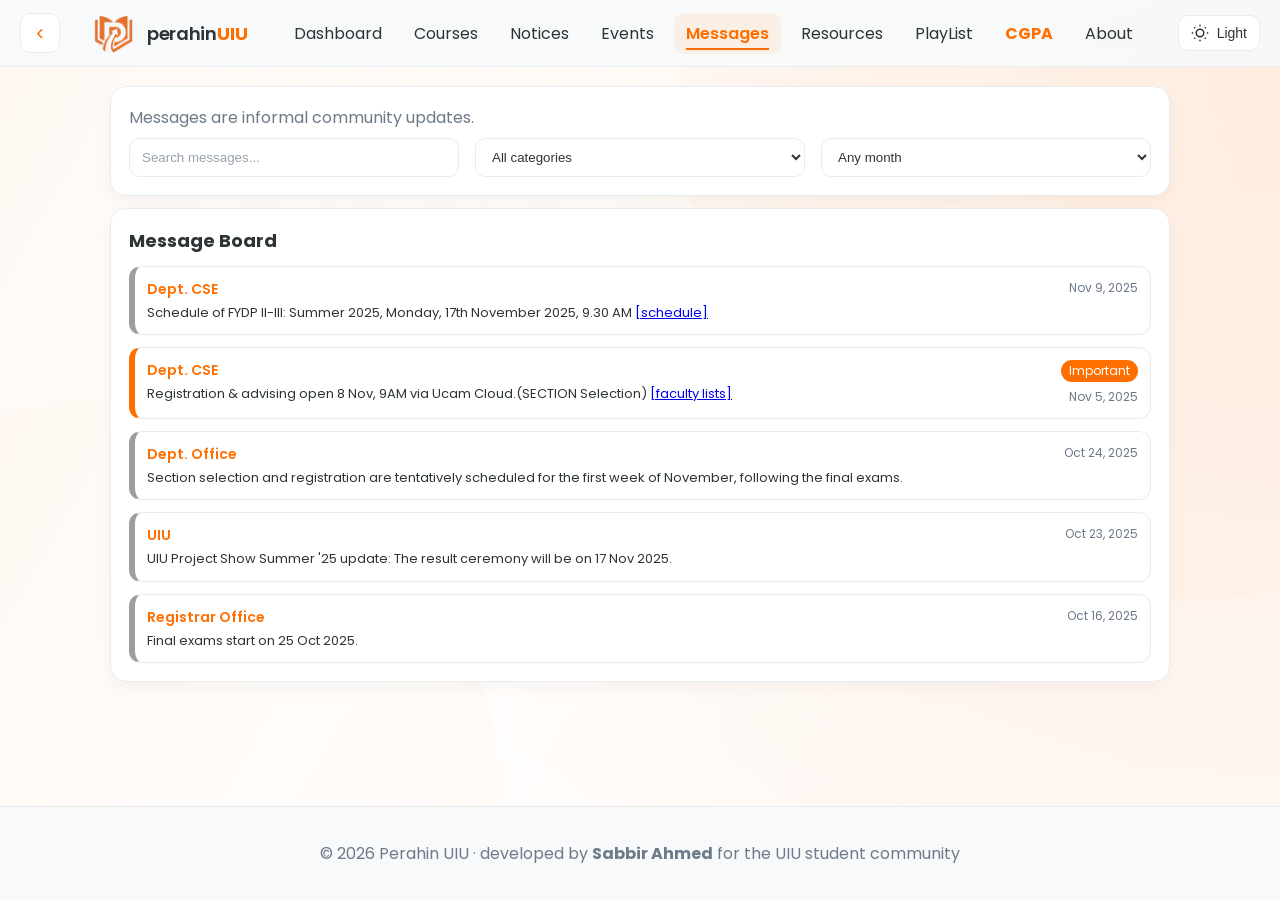
<file: pages/messages.html>
<!DOCTYPE html>
<html lang="en">
<head>
    <meta charset="UTF-8">
    <meta name="viewport" content="width=device-width, initial-scale=1.0">
    <title>Messages · Perahin UIU</title>
    <link rel="preconnect" href="https://fonts.googleapis.com">
    <link rel="preconnect" href="https://fonts.gstatic.com" crossorigin>
    <link href="https://fonts.googleapis.com/css2?family=Poppins:wght@400;500;600;700&display=swap" rel="stylesheet">
    <link rel="stylesheet" href="../css/main.css">
    <link rel="stylesheet" href="../css/messages.css">
    <link rel="icon" href="../logo/logo-perahin-uiu-main.png">
    <meta name="theme-color" content="#FF6F00">
</head>
<body>
    <div class="background-wrapper"></div>
    <header class="topbar">
        <button id="backButton" class="icon-btn back-btn" aria-label="Back" title="Back"><span class="back-chev">‹</span></button>
        <a class="brand no-underline" href="../index.html">
            <img src="../logo/logo-perahin-uiu-main.png" alt="Perahin UIU" class="brand-logo">
                            <span class="brand-name">
                    <span class="brand-text">perahin</span><span class="brand-uiu">UIU</span>
                </span>
        </a>
        <nav class="nav" id="navMenu">
            <a href="../index.html" class="nav-link">Dashboard</a>
            <a href="courses.html" class="nav-link">Courses</a>
            <a href="notices.html" class="nav-link">Notices</a>
            <a href="events.html" class="nav-link">Events</a>
            <a href="messages.html" class="nav-link active">Messages</a>
            <a href="resources.html" class="nav-link">Resources</a>
            <a href="playlist.html" class="nav-link">PlayList</a>
            <a href="cgpa-calculator.html" class="nav-link cgpa-orange">CGPA</a>
            <a href="about.html" class="nav-link">About</a>
        </nav>
        <button id="hamburger" class="icon-btn hamburger" aria-label="Menu" title="Menu"><span></span><span></span><span></span></button>
    </header>

    <main class="container">
        <div class="card" style="margin-bottom: 12px;">
            <p class="muted" style="margin: 0 0 8px;">Messages are informal community updates.</p>
            <div class="grid cols-3">
                <input id="messageSearch" class="input" type="text" placeholder="Search messages..." aria-label="Search messages">
                <select id="messageCategory" class="input" aria-label="Filter by category">
                    <option value="all">All categories</option>
                    <option value="important">Important</option>
                    <option value="general">General</option>
                </select>
                <select id="messageDate" class="input" aria-label="Filter by month">
                    <option value="all">Any month</option>
                    <option value="2025-10">Oct 2025</option>
                    <option value="2025-11">Nov 2025</option>
                    <option value="2025-12">Dec 2025</option>
                </select>
            </div>
        </div>
        <section class="card">
            <h2>Message Board <span class="badge" title="Unread">2</span></h2>
            <div class="list mt-3" id="messagesList">
                <div class="list-item important">
                    <div>
                        <div class="message-sender">Dept. Office</div>
                        <div class="message-content">Section selection and registration are tentatively scheduled for the first week of November, following the final exams.</div>
                    </div>
                    <div style="display: flex; flex-direction: column; align-items: flex-end; gap: 6px;">
                        <span class="message-badge important-badge">Important</span>
                        <span class="muted" style="font-size: 12px; white-space: nowrap;">Oct 24, 2025</span>
                    </div>
                </div>
                <div class="list-item">
                    <div>
                        <div class="message-sender">Registrar Office</div>
                        <div class="message-content">Final exams start on 25 Oct 2025.</div>
                    </div>
                    <span class="muted" style="font-size: 12px; white-space: nowrap;">Oct 16, 2025</span>
                </div>
            </div>
        </section>
    </main>

    <footer class="footer">
        <p>© <span id="year"></span> Perahin UIU · developed by <a class="no-underline" href="https://github.com/sabbirOG" target="_blank" rel="noopener"><strong>Sabbir Ahmed</strong></a> for the UIU student community</p>
    </footer>

    <script src="../js/main.js"></script>
    <script src="../js/messagesData.js"></script>
    <script src="../js/messages.js"></script>
</body>
</html>
</file>
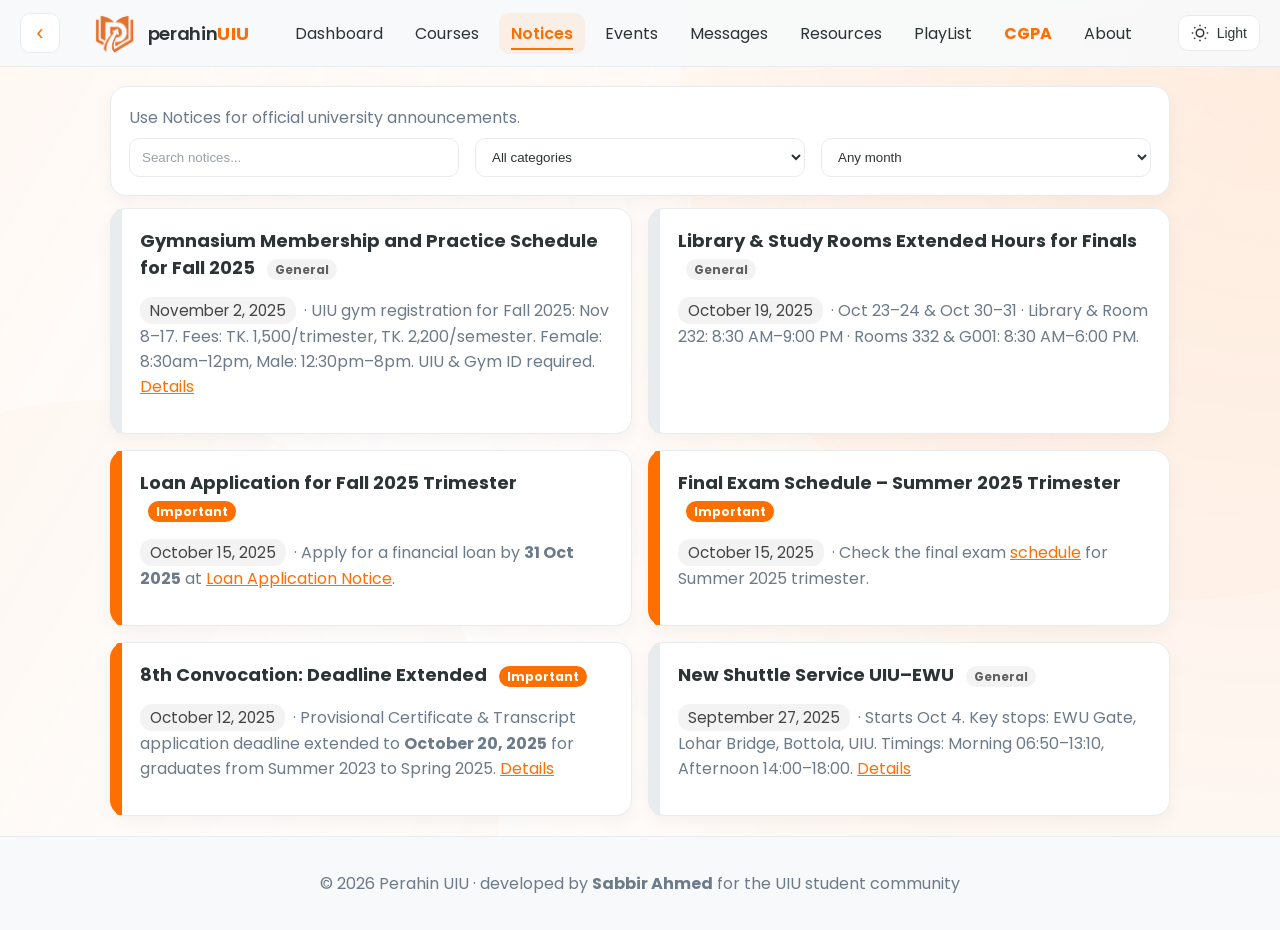
<file: pages/notices.html>
<!DOCTYPE html>
<html lang="en">
<head>
    <meta charset="UTF-8">
    <meta name="viewport" content="width=device-width, initial-scale=1.0">
    <title>Notices · Perahin UIU</title>
    <link rel="preconnect" href="https://fonts.googleapis.com">
    <link rel="preconnect" href="https://fonts.gstatic.com" crossorigin>
    <link href="https://fonts.googleapis.com/css2?family=Poppins:wght@400;500;600;700&display=swap" rel="stylesheet">
    <link rel="stylesheet" href="../css/main.css">
    <link rel="stylesheet" href="../css/notices.css">
    <link rel="icon" href="../logo/logo-perahin-uiu-main.png">
    <meta name="theme-color" content="#FF6F00">
</head>
<body>
    <div class="background-wrapper"></div>
    <header class="topbar">
        <button id="backButton" class="icon-btn back-btn" aria-label="Back" title="Back"><span class="back-chev">‹</span></button>
        <a class="brand no-underline" href="../index.html">
            <img src="../logo/logo-perahin-uiu-main.png" alt="Perahin UIU" class="brand-logo">
            <span class="brand-name"><span class="brand-text">perahin</span><span class="brand-uiu">UIU</span></span>
        </a>
        <nav class="nav" id="navMenu">
            <a href="../index.html" class="nav-link">Dashboard</a>
            <a href="courses.html" class="nav-link">Courses</a>
            <a href="notices.html" class="nav-link active">Notices</a>
            <a href="events.html" class="nav-link">Events</a>
            <a href="messages.html" class="nav-link">Messages</a>
            <a href="resources.html" class="nav-link">Resources</a>
            <a href="playlist.html" class="nav-link">PlayList</a>
            <a href="cgpa-calculator.html" class="nav-link cgpa-orange">CGPA</a>
            <a href="about.html" class="nav-link">About</a>
        </nav>
        <button id="hamburger" class="icon-btn hamburger" aria-label="Menu" title="Menu"><span></span><span></span><span></span></button>
    </header>

    <main class="container">
        <div class="card" style="margin-bottom: 12px;">
            <p class="muted" style="margin: 0 0 8px;">Use Notices for official university announcements.</p>
            <div class="grid cols-3">
                <input id="noticeSearch" class="input" type="text" placeholder="Search notices..." aria-label="Search notices">
                <select id="noticeCategory" class="input" aria-label="Filter by category">
                    <option value="all">All categories</option>
                    <option value="important">Important</option>
                    <option value="general">General</option>
                </select>
                <select id="noticeDate" class="input" aria-label="Filter by month">
                    <option value="all">Any month</option>
                    <option value="01">Jan</option>
                    <option value="02">Feb</option>
                    <option value="03">Mar</option>
                    <option value="04">Apr</option>
                    <option value="05">May</option>
                    <option value="06">Jun</option>
                    <option value="07">Jul</option>
                    <option value="08">Aug</option>
                    <option value="09">Sep</option>
                    <option value="10">Oct</option>
                    <option value="11">Nov</option>
                    <option value="12">Dec</option>
                </select>
            </div>
        </div>

        <section class="grid cols-2" id="noticesList">
            <!-- Notice cards will be rendered here by JS -->
        </section>
    </main>

    <footer class="footer">
        <p>© <span id="year"></span> Perahin UIU · developed by <a class="no-underline" href="https://github.com/sabbirOG" target="_blank" rel="noopener"><strong>Sabbir Ahmed</strong></a> for the UIU student community</p>
    </footer>

    <script src="../js/main.js"></script>
    <script src="../js/noticesData.js"></script>
    <script src="../js/notices.js"></script>
</body>
</html>
</file>
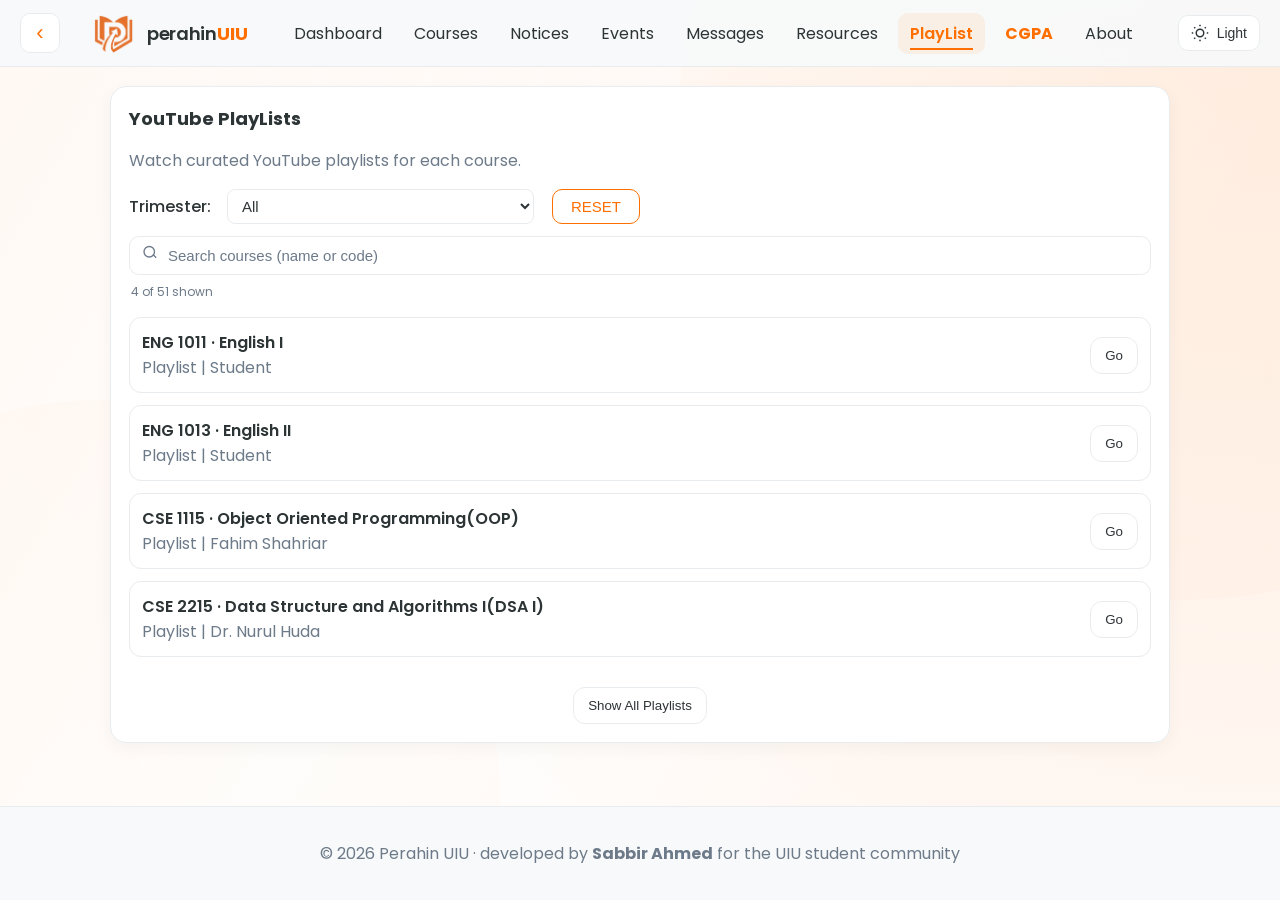
<file: pages/playlist.html>
<!DOCTYPE html>
<html lang="en">
<head>
    <meta charset="UTF-8">
    <meta name="viewport" content="width=device-width, initial-scale=1.0">
    <title>PlayList · Perahin UIU</title>
    <link rel="preconnect" href="https://fonts.googleapis.com">
    <link rel="preconnect" href="https://fonts.gstatic.com" crossorigin>
    <link href="https://fonts.googleapis.com/css2?family=Poppins:wght@400;500;600;700&display=swap" rel="stylesheet">
    <link rel="stylesheet" href="../css/main.css">
    <link rel="stylesheet" href="../css/courses.css">
    <link rel="icon" href="../logo/logo-perahin-uiu-main.png">
    <meta name="theme-color" content="#FF6F00">
</head>
<body>
    <div class="background-wrapper"></div>
    <header class="topbar">
        <button id="backButton" class="icon-btn back-btn" aria-label="Back" title="Back"><span class="back-chev">‹</span></button>
        <a class="brand no-underline" href="../index.html">
            <img src="../logo/logo-perahin-uiu-main.png" alt="Perahin UIU" class="brand-logo">
            <span class="brand-name"><span class="brand-text">perahin</span><span class="brand-uiu">UIU</span></span>
        </a>
        <nav class="nav" id="navMenu">
            <a href="../index.html" class="nav-link">Dashboard</a>
            <a href="courses.html" class="nav-link">Courses</a>
            <a href="notices.html" class="nav-link">Notices</a>
            <a href="events.html" class="nav-link">Events</a>
            <a href="messages.html" class="nav-link">Messages</a>
            <a href="resources.html" class="nav-link">Resources</a>
            <a href="playlist.html" class="nav-link active">PlayList</a>
            <a href="cgpa-calculator.html" class="nav-link cgpa-orange">CGPA</a>
            <a href="about.html" class="nav-link">About</a>
        </nav>
        <button id="hamburger" class="icon-btn hamburger" aria-label="Menu" title="Menu"><span></span><span></span><span></span></button>
    </header>

    <main class="container">
        <section class="card">
            <h2>YouTube PlayLists</h2>
            <p class="muted">Watch curated YouTube playlists for each course.</p>
            
            <div class="trimester-filter" style="margin-top:16px; margin-bottom:10px; display:flex; align-items:center; gap:10px;">
                <label for="trimesterSelect" style="font-weight:500;">Trimester:</label>
                <select id="trimesterSelect" class="trimester-select">
                    <option value="all" selected>All</option>
                    <option value="1">1st</option>
                    <option value="2">2nd</option>
                    <option value="3">3rd</option>
                    <option value="4">4th</option>
                    <option value="5">5th</option>
                    <option value="6">6th</option>
                    <option value="7">7th</option>
                    <option value="8">8th</option>
                    <option value="9">9th</option>
                    <option value="10">10th</option>
                    <option value="11">11th</option>
                    <option value="12">12th</option>
                    <option value="major">Major</option>
                </select>
                <button id="playlistSearchReset" class="search-reset btn" type="button" aria-label="Reset search" title="Reset">RESET</button>
            </div>
            
            <div class="course-search" style="margin-top:12px;" role="search">
                <div class="search-field">
                    <span class="search-icon" aria-hidden="true">
                        <svg width="18" height="18" viewBox="0 0 24 24" fill="none" xmlns="http://www.w3.org/2000/svg">
                            <path d="M11 4a7 7 0 1 1 0 14 7 7 0 0 1 0-14Zm8.65 14.24-3.38-3.38" stroke="currentColor" stroke-width="1.8" stroke-linecap="round" stroke-linejoin="round"/>
                        </svg>
                    </span>
                    <input
                        id="playlistSearch"
                        class="search-input"
                        type="search"
                        placeholder="Search courses (name or code)"
                        aria-label="Search playlists"
                        autocomplete="off"
                        spellcheck="false"
                    />
                    <button id="playlistSearchClear" class="search-clear" type="button" aria-label="Clear search" title="Clear">
                        ×
                    </button>
                </div>
                <div class="search-meta" aria-live="polite" aria-atomic="true">
                    <span id="playlistSearchCount"></span>
                </div>
            </div>

            <div class="list" id="playlistList" style="margin-top:16px;">
                <!-- Course playlists will be listed here -->
                <div class="list-item" data-course="ENG1011">
                    <div>
                        <div class="course-title" style="font-weight:600;">ENG1011 · English I</div>
                        <div class="muted">YouTube Playlist Available</div>
                    </div>
                    <div style="display:flex; gap:8px; align-items:center;">
                        <button class="btn playlist-btn" data-course="ENG1011">Go</button>
                    </div>
                </div>
                
                <div class="empty-state" style="text-align:center; padding:40px 20px; display:none;">
                    <p class="muted">More playlists coming soon!</p>
                </div>
            </div>
            <div id="noPlaylistsMsg" class="no-results" hidden>No playlists match your search.</div>
        </section>
    </main>

    <footer class="footer">
        <p>© <span id="year"></span> Perahin UIU · developed by <a class="no-underline" href="https://github.com/sabbirOG" target="_blank" rel="noopener"><strong>Sabbir Ahmed</strong></a> for the UIU student community</p>
    </footer>

    <script src="../js/playlistData.js"></script>
    <script src="../js/playlistRender.js"></script>
    <script src="../js/main.js"></script>
    <script src="../js/playlist.js"></script>
</body>
</html>
</file>
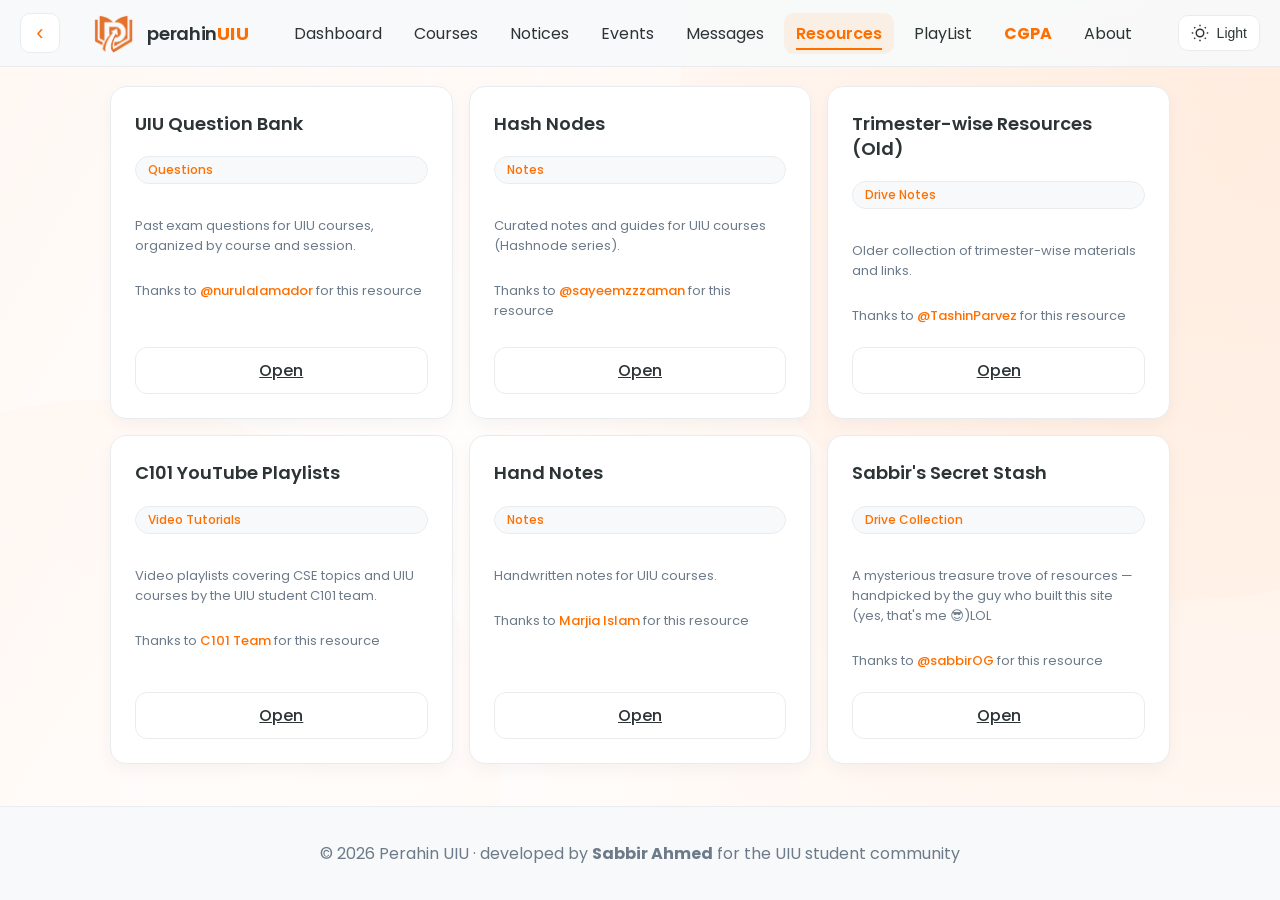
<file: pages/resources.html>
<!DOCTYPE html>
<html lang="en">
<head>
    <meta charset="UTF-8">
    <meta name="viewport" content="width=device-width, initial-scale=1.0">
    <title>UIU Resources & Study Materials | Perahin UIU</title>
    <meta name="description" content="Find UIU resources, study materials, question banks, notes, and more for United International University students at Perahin UIU.">
    <meta name="keywords" content="UIU resources, UIU study materials, Perahin UIU, UIU question bank, UIU notes, United International University">
    <meta property="og:title" content="UIU Resources & Study Materials | Perahin UIU">
    <meta property="og:description" content="Find UIU resources, study materials, question banks, notes, and more for UIU students at Perahin UIU.">
    <meta property="og:type" content="website">
    <meta property="og:url" content="https://sabbirog.github.io/perahin-uiu/pages/resources.html">
    <meta property="og:image" content="../logo/logo-perahin-uiu-main.png">
    <link rel="preconnect" href="https://fonts.googleapis.com">
    <link rel="preconnect" href="https://fonts.gstatic.com" crossorigin>
    <link href="https://fonts.googleapis.com/css2?family=Poppins:wght@400;500;600;700&display=swap" rel="stylesheet">
    <link rel="stylesheet" href="../css/main.css">
    <link rel="stylesheet" href="../css/resources.css">
    <link rel="icon" href="../logo/logo-perahin-uiu-main.png">
    <meta name="theme-color" content="#FF6F00">
</head>
<body>
    <div class="background-wrapper"></div>
    <header class="topbar">
        <button id="backButton" class="icon-btn back-btn" aria-label="Back" title="Back"><span class="back-chev">‹</span></button>
        <a class="brand no-underline" href="../index.html">
            <img src="../logo/logo-perahin-uiu-main.png" alt="Perahin UIU" class="brand-logo">
                            <span class="brand-name">
                    <span class="brand-text">perahin</span><span class="brand-uiu">UIU</span>
                </span>
        </a>
        <nav class="nav" id="navMenu">
            <a href="../index.html" class="nav-link">Dashboard</a>
            <a href="courses.html" class="nav-link">Courses</a>
            <a href="notices.html" class="nav-link">Notices</a>
            <a href="events.html" class="nav-link">Events</a>
            <a href="messages.html" class="nav-link">Messages</a>
            <a href="resources.html" class="nav-link active">Resources</a>
            <a href="playlist.html" class="nav-link">PlayList</a>
            <a href="cgpa-calculator.html" class="nav-link cgpa-orange">CGPA</a>
            <a href="about.html" class="nav-link">About</a>
        </nav>
        <button id="hamburger" class="icon-btn hamburger" aria-label="Menu" title="Menu"><span></span><span></span><span></span></button>
    </header>

    <main class="container">
        <section class="grid cols-3">
            <div class="card resource-card">
                <h3 class="resource-title">UIU Question Bank</h3>
                <div class="resource-category">All Courses</div>
                <p class="muted" style="margin-top: 8px; font-size: 13px;">Past exam questions for UIU courses, organized by course and session</p>
                <p class="muted" style="margin-top: 4px; font-size: 13px;">Thanks to <a href="https://github.com/nurulalamador" target="_blank" rel="noopener" style="color: var(--accent); text-decoration: none; font-weight: 500;">@nurulalamador</a> for this resource</p>
                <div class="resource-actions">
                    <a class="btn" href="https://nurulalamador.github.io/UIUQuestionBank/" target="_blank" rel="noopener">Open</a>
                </div>
            </div>

            <div class="card resource-card">
                <h3 class="resource-title">Hash Nodes</h3>
                <div class="resource-category">Notes</div>
                <p class="muted" style="margin-top: 8px; font-size: 13px;">Curated notes and guides for UIU courses (Hashnode series)</p>
                <p class="muted" style="margin-top: 4px; font-size: 13px;">Thanks to <a href="https://www.linkedin.com/in/sayeemzzzaman/" target="_blank" rel="noopener" style="color: var(--accent); text-decoration: none; font-weight: 500;">@sayeemzzzaman</a> for this resource</p>
                <div class="resource-actions">
                    <a class="btn" href="https://sayeemzzzaman.hashnode.dev/series/uiu-courses" target="_blank" rel="noopener">Open</a>
                </div>
            </div>

            <div class="card resource-card">
                <h3 class="resource-title">Trimester-wise Resources (Old)</h3>
                <div class="resource-category">Drive Notes</div>
                <p class="muted" style="margin-top: 8px; font-size: 13px;">Older collection of trimester-wise materials and links</p>
                <p class="muted" style="margin-top: 4px; font-size: 13px;">Thanks to <a href="https://github.com/TashinParvez" target="_blank" rel="noopener" style="color: var(--accent); text-decoration: none; font-weight: 500;">@TashinParvez</a> for this resource</p>
                <div class="resource-actions">
                    <a class="btn" href="https://docs.google.com/spreadsheets/d/1UTliZRhDHcRKNKkKnWdNQI-XiEDrxRhWsG0dguoqSEo/edit?gid=1541110513#gid=1541110513" target="_blank" rel="noopener">Open</a>
                </div>
            </div>

            <div class="card resource-card">
                <h3 class="resource-title">C101 YouTube Playlists</h3>
                <div class="resource-category">Video Tutorials</div>
                <p class="muted" style="margin-top: 8px; font-size: 13px;">Video playlists covering CSE topics and UIU courses by the UIU student C101 team</p>
                <p class="muted" style="margin-top: 4px; font-size: 13px;">Thanks to <a href="https://www.youtube.com/@C101ssnnn" target="_blank" rel="noopener" style="color: var(--accent); text-decoration: none; font-weight: 500;">C101 Team</a> for this resource</p>
                <div class="resource-actions">
                    <a class="btn" href="https://www.youtube.com/@C101ssnnn/playlists" target="_blank" rel="noopener">Open</a>
                </div>
            </div>

            <div class="card resource-card">
                <h3 class="resource-title">Hand Notes</h3>
                <div class="resource-category">Notes</div>
                <p class="muted" style="margin-top: 8px; font-size: 13px;">Handwritten notes for UIU courses</p>
                <p class="muted" style="margin-top: 4px; font-size: 13px;">Thanks to <a href="https://www.facebook.com/marjia.islam.674625/" target="_blank" rel="noopener" style="color: var(--accent); text-decoration: none; font-weight: 500;">Marjia Islam</a> for this resource</p>
                <div class="resource-actions">
                    <a class="btn" href="https://drive.google.com/drive/folders/181SOqVTWkFZHqyalPLmb_-ICMFA46RTE?fbclid=IwY2xjawMM3K1leHRuA2FlbQIxMQABHj037CFE7WB0IApegpR-fxGgPvbRQU8aMT3AVzy6tz_FcitGrymsTZaE9yJE_aem_RexL54Vb2t2E0steKPt0cw" target="_blank" rel="noopener">Open</a>
                </div>
            </div>

            <div class="card resource-card">
                <h3 class="resource-title">Sabbir's Secret Stash</h3>
                <div class="resource-category">Drive Collection</div>
                <p class="muted" style="margin-top: 8px; font-size: 13px;">A mysterious treasure trove of resources — handpicked by the guy who built this site (yes, that's me 😎)</p>
                <p class="muted" style="margin-top: 4px; font-size: 13px;">Thanks to <a href="https://github.com/sabbirOG" target="_blank" rel="noopener" style="color: var(--accent); text-decoration: none; font-weight: 500;">@sabbirOG</a> for being awesome and creating this website (LOL)</p>
                <div class="resource-actions">
                    <a class="btn" href="https://drive.google.com/drive/u/2/folders/1cBkwHYVwhl9CVTuoDnKGvt1X4Ni9XT0N" target="_blank" rel="noopener">Open</a>
                </div>
            </div>
        </section>
    </main>

    <footer class="footer">
        <p>© <span id="year"></span> Perahin UIU · developed by <a class="no-underline" href="https://github.com/sabbirOG" target="_blank" rel="noopener"><strong>Sabbir Ahmed</strong></a> for the UIU student community</p>
    </footer>

    <script src="../js/resourcesData.js"></script>
    <script src="../js/resources.js"></script>
    <script src="../js/main.js"></script>
</body>
</html>
</file>
<file: css/main.css>
/* Always orange CGPA navbar link */
.nav-link.cgpa-orange {
    color: #FF6F00 !important;
    font-weight: 700;
    background: none;
    border: none;
    box-shadow: none;
    padding: 8px 12px;
    border-radius: 10px;
    position: relative;
    transition: background 0.2s, color 0.2s;
}
/* Match other nav-link hover/focus styles */
.nav-link.cgpa-orange:hover,
.nav-link.cgpa-orange:focus {
    background: rgba(255, 111, 0, 0.08);
    color: #FF6F00 !important;
}
.nav-link.cgpa-orange::after {
    content: '';
    position: absolute;
    bottom: 4px;
    left: 12px;
    right: 12px;
    height: 2px;
    background: #FF6F00;
    transform: scaleX(0);
    transform-origin: left;
    transition: transform 0.3s ease;
}
.nav-link.cgpa-orange:hover::after,
.nav-link.cgpa-orange:focus::after {
    transform: scaleX(1);
}
.search-reset.btn {
    margin-left: 8px;
    padding: 8px 18px;
    border-radius: 10px;
    background: var(--card);
    color: var(--accent);
    border: 1px solid var(--accent);
    font-weight: 500;
    font-size: 15px;
    cursor: pointer;
    transition: background 0.2s, color 0.2s, border-color 0.2s;
    box-shadow: none;
}
 .search-reset.btn:hover {
    background: var(--accent);
    color: #fff;
    border-color: var(--accent-600);
}
/* ===== FONTS ===== */
@import url('https://fonts.googleapis.com/css2?family=Inter:wght@400;500;600;700&display=swap');

/* ===== CSS VARIABLES ===== */
/* Global color scheme and design tokens for consistent theming across all pages */
:root {
    /* Light Theme (Default) */
    --bg: #FFFFFF;              /* Clean white background */
    --accent: #FF6F00;          /* Primary orange accent color (UIU brand) */
    --accent-600: #e46300;      /* Darker orange for hover states */
    --text: #2D3436;            /* Rich dark gray for better contrast */
    --muted: #6C7A89;           /* Refined secondary text color */
    --card: #FFFFFF;            /* Pure white for cards */
    --surface: #F8F9FA;         /* Subtle gray surface for depth */
    --border: #E9ECEF;          /* Refined border color for better definition */
    --shadow: 0 6px 18px rgba(0,0,0,0.04); /* Lighter shadow for modern feel */
    --input-bg: #FFFFFF;        /* Pure white for input clarity */
    --topbar-bg: rgba(248,249,250,0.95); /* Clean, modern topbar */
    --focus-ring: 0 0 0 3px rgba(255, 111, 0, 0.12);
    --danger: #ff4757;
    --danger-bg: #ff47570a;
    --danger-border: #ff4757;
}

/* Dark Theme */
[data-theme="dark"] {
    --bg: #121212;              /* Clean dark background */
    --accent: #FF6F00;          /* Keeping the UIU orange accent */
    --accent-600: #FFB366;      /* Softer orange for better contrast on dark */
    --text: #F5F5F5;            /* Pure white text for maximum readability */
    --muted: #BDBDBD;           /* Lighter muted text for better visibility */
    --card: #1A1A1A;            /* Subtle elevation */
    --surface: #242424;         /* Darker surface for depth */
    --border: #333333;          /* More visible borders for better structure */
    --shadow: 0 8px 32px rgba(0,0,0,0.35); /* Rich shadows for depth */
    --input-bg: #212121;        /* Clear input fields */
    --topbar-bg: rgba(10,10,10,0.98); /* Matching new background */
    --focus-ring: 0 0 0 3px rgba(255, 111, 0, 0.40);  /* Enhanced focus state */
    --danger: #FF4444;          /* Vibrant danger for important alerts */
    --danger-bg: rgba(255,68,68,0.15); /* Refined danger background */
    --danger-border: #FF4444;   /* Matching danger border */
}

/* ===== EVENT LISTINGS ===== */
.event-title {
    font-weight: 600;
    color: var(--text);
    margin-bottom: 4px;
}

.event-meta {
    color: var(--muted);
    font-size: 14px;
}
* { box-sizing: border-box; }  /* Ensures padding/borders don't affect element width */
html, body { height: 100%; }   /* Full height for proper layout */

/* Theme transition effects */
html {
    transition: background-color 0.3s ease, color 0.3s ease;
}

/* Transition for all theme-related properties */
*, *::before, *::after {
    transition: background-color 0.3s ease,
                color 0.3s ease,
                border-color 0.3s ease,
                box-shadow 0.3s ease;
}

html, body {
    margin: 0;
    padding: 0;
}

body {
    font-family: 'Poppins', system-ui, -apple-system, Segoe UI, Roboto, Helvetica, Arial, sans-serif;
    color: var(--text);
    background: var(--bg);
    display: flex;
    flex-direction: column;
    min-height: 100vh;
    position: relative;
    overflow-x: hidden;
    padding-top: 66px;  /* Height of fixed navbar to prevent content overlap */
}

/* Add background wrapper as first child of body */
body::before {
    content: '';
    position: fixed;
    top: 0;
    left: 0;
    right: 0;
    bottom: 0;
    z-index: -2;
    background: var(--bg);
}

.background-wrapper {
    position: fixed;
    top: 0;
    left: 0;
    right: 0;
    bottom: 0;
    z-index: -1;
    pointer-events: none;
    overflow: hidden;
    background: 
        linear-gradient(120deg, rgba(255, 111, 0, 0.08) 0%, transparent 50%),
        linear-gradient(300deg, rgba(255, 143, 64, 0.08) 25%, transparent 70%),
        linear-gradient(45deg, rgba(255, 111, 0, 0.05) 0%, transparent 40%),
        linear-gradient(225deg, rgba(255, 143, 64, 0.05) 25%, transparent 60%);
}

/* Animated background circles */
.background-wrapper::before,
.background-wrapper::after {
    content: '';
    position: absolute;
    background: radial-gradient(circle at center, rgba(255, 111, 0, 0.05), transparent 70%);
    border-radius: 50%;
    transform-origin: center;
}

.background-wrapper::before {
    width: 80vmax;
    height: 80vmax;
    top: -20vmax;
    right: -20vmax;
    animation: float 30s infinite ease-in-out;
    opacity: 0.8;
}

.background-wrapper::after {
    width: 60vmax;
    height: 60vmax;
    bottom: -10vmax;
    left: -10vmax;
    animation: float 25s infinite ease-in-out reverse;
    opacity: 0.6;
}

/* Dark theme adjustments for background */
[data-theme="dark"] .background-wrapper {
    background: 
        linear-gradient(120deg, rgba(255, 111, 0, 0.05) 0%, transparent 50%),
        linear-gradient(300deg, rgba(255, 143, 64, 0.05) 25%, transparent 70%),
        linear-gradient(45deg, rgba(255, 111, 0, 0.03) 0%, transparent 40%),
        linear-gradient(225deg, rgba(255, 143, 64, 0.03) 25%, transparent 60%);
}

[data-theme="dark"] .background-wrapper::before,
[data-theme="dark"] .background-wrapper::after {
    background: radial-gradient(circle at center, rgba(255, 111, 0, 0.03), transparent 70%);
}

/* Background wrapper to contain decorative elements */
.background-wrapper {
    position: fixed;
    top: 0;
    left: 0;
    right: 0;
    bottom: 0;
    overflow: hidden;
    pointer-events: none;
    z-index: -1;
    background: 
        linear-gradient(120deg, rgba(255, 111, 0, 0.05) 0%, transparent 40%),
        linear-gradient(300deg, rgba(255, 143, 64, 0.05) 25%, transparent 60%),
        radial-gradient(circle at top right, rgba(255, 111, 0, 0.08), transparent 70%);
}

/* Decorative elements for light theme */
[data-theme="light"] .background-wrapper::before {
    content: '';
    position: absolute;
    width: 1000px;
    height: 1000px;
    border-radius: 50%;
    background: linear-gradient(45deg, rgba(255, 111, 0, 0.03), rgba(255, 143, 64, 0.03));
    top: -400px;
    right: -400px;
    animation: float 20s ease-in-out infinite;
}

[data-theme="light"] .background-wrapper::after {
    content: '';
    position: absolute;
    width: 800px;
    height: 800px;
    border-radius: 50%;
    background: linear-gradient(45deg, rgba(255, 143, 64, 0.03), rgba(255, 111, 0, 0.03));
    bottom: -300px;
    left: -300px;
    animation: float 25s ease-in-out infinite reverse;
}

/* Decorative elements for dark theme */
[data-theme="dark"] .background-wrapper::before {
    content: '';
    position: absolute;
    width: 1000px;
    height: 1000px;
    border-radius: 50%;
    background: radial-gradient(circle at center, rgba(255, 111, 0, 0.03) 0%, transparent 70%);
    top: -400px;
    right: -400px;
    animation: float 20s ease-in-out infinite;
}

[data-theme="dark"] .background-wrapper::after {
    content: '';
    position: absolute;
    width: 800px;
    height: 800px;
    border-radius: 50%;
    background: radial-gradient(circle at center, rgba(255, 143, 64, 0.03) 0%, transparent 70%);
    bottom: -300px;
    left: -300px;
    animation: float 25s ease-in-out infinite reverse;
}

@keyframes float {
    0%, 100% {
        transform: translate(0, 0) rotate(0deg) scale(1);
    }
    25% {
        transform: translate(2%, -2%) rotate(3deg) scale(1.02);
    }
    50% {
        transform: translate(-1%, 2%) rotate(-2deg) scale(0.98);
    }
    75% {
        transform: translate(-2%, -1%) rotate(1deg) scale(1.01);
    }
}

/* ===== TOP NAVIGATION BAR ===== */
/* Fixed header that always stays at top when scrolling, with glassmorphism effect */
.topbar {
    position: fixed;            /* Always stays at top when scrolling */
    top: 0;
    left: 0;
    right: 0;
    z-index: 1000;              /* Above all other content */
    display: flex;
    align-items: center;
    justify-content: space-between;
    gap: 12px;
    padding: 12px 20px;
    background: var(--topbar-bg);  /* Theme-aware background */
    backdrop-filter: saturate(180%) blur(10px);  /* Glassmorphism blur effect */
    border-bottom: 1px solid var(--border);
}

/* Theme Toggle Button */
.theme-toggle {
    padding: 8px 12px;
    border-radius: 10px;
    border: 1px solid var(--border);
    background: var(--card);
    color: var(--text);
    cursor: pointer;
    transition: all 0.3s ease;
    display: flex;
    align-items: center;
    gap: 8px;
    font-size: 14px;
    user-select: none;
}

.theme-toggle:hover {
    background: var(--surface);
    transform: translateY(-1px);
    box-shadow: var(--shadow);
}

.theme-toggle svg {
    width: 18px;
    height: 18px;
    stroke: currentColor;
    transition: transform 0.5s ease;
}

.theme-toggle:hover svg {
    transform: rotate(15deg);
}

[data-theme="dark"] .theme-toggle:hover svg {
    transform: rotate(-15deg);
}

.theme-text {
    font-weight: 500;
    transition: opacity 0.3s ease;
}

.theme-toggle:hover .theme-text {
    opacity: 0.8;
}
/* ===== BRAND/LOGO SECTION ===== */
.brand { 
    display: flex; 
    align-items: center; 
    gap: 12px; 
    cursor: pointer;
    text-decoration: none;
}
.brand-logo { 
    width: 42px; 
    height: 42px; 
    object-fit: contain;  /* Maintains aspect ratio */
    transition: transform 0.2s ease;
}
.brand:hover .brand-logo {
    transform: scale(1.05);
}
.brand-name { 
    font-weight: 500; 
    font-size: 18px;
    color: var(--muted);
    transition: opacity 0.2s ease;
    display: flex;
    align-items: center;
}
@media (max-width: 640px) {
    .brand-logo {
        width: 38px;
        height: 38px;
    }
    .brand-name {
        font-size: 16px;
    }
}

/* Brand text split styling: "Perahin" + "UIU" badge */
.brand-name {
    font-family: 'Inter', 'Poppins', system-ui, -apple-system, sans-serif;
    letter-spacing: -0.02em;
}

.brand-name .brand-text {
    color: var(--text);
    font-weight: 600;
}

.brand-name .brand-uiu {
    color: var(--accent);
    font-weight: 700;
    letter-spacing: 0.02em;
}

/* ===== NAVIGATION MENU ===== */
.nav { 
    display: flex; 
    align-items: center; 
    gap: 8px; 
}
.nav-link {
    padding: 8px 12px;
    border-radius: 10px;
    text-decoration: none;
    color: var(--text);
    transition: background .2s ease, color .2s ease, transform .1s ease;
    position: relative;
}

.nav-link::after {
    content: '';
    position: absolute;
    bottom: 4px;
    left: 12px;
    right: 12px;
    height: 2px;
    background: var(--accent);
    transform: scaleX(0);
    transform-origin: left;
    transition: transform 0.3s ease;
}

.nav-link:hover::after {
    transform: scaleX(1);
}

.nav-link:hover { 
    background: var(--surface);  /* Light gray background on hover */
}
.nav-link.accent,
.nav-link.active { 
    color: var(--accent);        /* Orange color for active/important links */
    font-weight: 600; 
}

.nav-link.active {
    background: rgba(255, 111, 0, 0.08);
}

.nav-link.active::after {
    transform: scaleX(1);
}

/* ===== ICON BUTTONS ===== */
/* Reusable button component for hamburger menu, back button, etc. */
.icon-btn {
    display: inline-flex;
    align-items: center;
    justify-content: center;
    width: 40px; 
    height: 40px;
    border: 1px solid var(--border);
    background: var(--card);
    border-radius: 10px;
    cursor: pointer;
    transition: transform .08s ease, background .2s ease;
}
.icon-btn:active { 
    transform: scale(0.98);  /* Slight press animation */
}
.icon-btn:hover { 
    background: var(--surface); 
}

/* ===== HAMBURGER MENU ===== */
/* Mobile menu toggle button (3 lines) */
.hamburger { 
    display: none;           /* Hidden on desktop */
    flex-direction: column; 
    gap: 4px; 
}
.hamburger span { 
    display: block; 
    width: 20px; 
    height: 2px; 
    background: var(--text); 
}

/* ===== BACK BUTTON ===== */
/* Mobile back button for navigation */
.back-btn { 
    visibility: hidden;      /* Hidden by default, shown on inner pages */
}
.back-chev { 
    font-size: 22px; 
    color: var(--accent);    /* Orange chevron */
    line-height: 1; 
}

/* ===== LAYOUT CONTAINERS ===== */
main {
    flex: 1 0 auto;          /* Take up remaining space, don't shrink */
    width: 100%;             /* Full width */
    position: relative;       /* Create stacking context */
    z-index: 1;              /* Above background */
}

.app, .container { 
    max-width: 1100px;        /* Max width for desktop */
    margin: 20px auto;        /* Centered with top margin */
    padding: 0 20px;          /* Side padding only */
    position: relative;        /* Create stacking context */
}

/* ===== HERO SECTIONS ===== */
/* Two-column layout for dashboard and other pages */
.hero { 
    display: grid; 
    grid-template-columns: 1.2fr .8fr;  /* Left column wider than right */
    gap: 20px; 
}

/* ===== CARD COMPONENT ===== */
/* Reusable card component for content sections */
.card {
    background: var(--card);
    border: 1px solid var(--border);
    border-radius: 16px;      /* Rounded corners */
    box-shadow: var(--shadow); /* Subtle shadow */
    padding: 18px;
    transition: transform 0.3s ease, box-shadow 0.3s ease;
}

.card:hover {
    transform: translateY(-2px);
    box-shadow: 0 12px 32px rgba(0, 0, 0, 0.08);
}

[data-theme="dark"] .card:hover {
    box-shadow: 0 12px 32px rgba(0, 0, 0, 0.5);
}

.card h2 { 
    margin: 0 0 10px; 
    font-size: 18px; 
}
.muted { 
    color: var(--muted);      /* Secondary text color */
}

/* ===== GRID LAYOUTS ===== */
/* Responsive grid system for organizing content */
.grid { 
    display: grid; 
    gap: 16px; 
}
.grid.cols-2 { 
    grid-template-columns: repeat(2, minmax(0, 1fr));  /* 2 equal columns */
}
.grid.cols-3 { 
    grid-template-columns: repeat(3, minmax(0, 1fr));  /* 3 equal columns */
}

/* ===== QUICK LINKS ===== */
/* Dashboard navigation tiles with hover animations */
.quick-links { 
    display: grid; 
    gap: 10px; 
    grid-template-columns: repeat(3, minmax(0, 1fr)); 
}
.quick-link {
    display: flex; 
    align-items: center; 
    justify-content: center;
    padding: 12px; 
    border: 1px solid var(--border); 
    border-radius: 12px;
    text-decoration: none; 
    color: var(--text); 
    background: var(--surface);
    transition: transform .12s ease, box-shadow .2s ease, background .2s ease;
    font-weight: 500;
    position: relative;
    overflow: hidden;
}

.quick-link::after {
    content: '';
    position: absolute;
    inset: 0;
    background: linear-gradient(135deg, rgba(255, 111, 0, 0.1), rgba(255, 143, 64, 0.05));
    opacity: 0;
    transition: opacity 0.3s ease;
}

.quick-link:hover::after {
    opacity: 1;
}

.quick-link:hover { 
    transform: translateY(-2px);  /* Lift effect on hover */
    background: var(--card); 
    box-shadow: 0 8px 20px rgba(255, 111, 0, 0.12); 
    border-color: rgba(255, 111, 0, 0.2);
}

/* ===== BUTTON COMPONENTS ===== */
/* Reusable button styles for actions throughout the app */
.btn {
    display: inline-flex; 
    align-items: center; 
    justify-content: center;
    padding: 10px 14px; 
    border: 1px solid var(--border); 
    border-radius: 12px;
    background: var(--card); 
    color: var(--text); 
    cursor: pointer;
    transition: transform .08s ease, background .2s ease;
}
.btn:active { 
    transform: scale(0.99);  /* Press animation */
}
.btn.accent { 
    border-color: transparent; 
    background: var(--accent);  /* Orange background */
    color: #fff; 
}
.btn.accent:hover { 
    background: var(--accent-600);  /* Darker orange on hover */
}

/* ===== LIST COMPONENTS ===== */
/* For displaying lists of items (notifications, courses, etc.) */
.list { 
    display: grid; 
    gap: 12px; 
}
.list-item { 
    display: flex; 
    align-items: center; 
    justify-content: space-between; 
    gap: 12px; 
    padding: 12px; 
    border: 1px solid var(--border); 
    border-radius: 12px; 
        background: var(--card); 
}

/* ===== BADGE COMPONENT ===== */
/* Small colored labels for status, counts, categories */
.badge { 
    background: var(--accent); 
    color: #fff; 
    font-size: 12px; 
    padding: 2px 8px; 
    border-radius: 999px;  /* Pill shape */
    white-space: nowrap;   /* Keep e.g., "3 cr" on one line */
    flex-shrink: 0;        /* Prevent shrinking that causes wrapping */
}

/* ===== TABLE COMPONENTS ===== */
/* For CGPA calculator and other tabular data */
.table { 
    width: 100%; 
    border-collapse: collapse; 
}
.table th, .table td { 
    padding: 10px 12px; 
    border-bottom: 1px solid var(--border); 
    text-align: left; 
}
.table thead th { 
    background: var(--surface); 
    font-weight: 600; 
}

/* ===== FORM INPUTS ===== */
/* Input fields for forms and calculators */

.input { 
    width: 100%; 
    padding: 10px 12px; 
    border: 1px solid var(--border); 
    border-radius: 10px; 
    background: var(--input-bg); 
    color: var(--text);
    transition: border-color .2s ease, background-color .2s ease;
}

.input:focus {
    border-color: var(--accent);
    outline: none;
}

.num-input { 
    width: 100%; 
    max-width: 120px;  /* Constrained width for number inputs */
}

/* Input placeholder color */
.input::placeholder {
    color: var(--muted);
    opacity: 0.7;
}

/* ===== FOOTER ===== */
/* Site footer with copyright and credits */
.footer { 
    border-top: 1px solid var(--border); 
    padding: 18px 20px; 
    text-align: center; 
    color: var(--muted); 
    background: var(--surface);
    margin-top: auto;         /* Push footer to bottom when content is short */
    position: relative;        /* Create stacking context */
    z-index: 100;             /* Keep above background but below floating elements */
    width: 100%;              /* Full width */
    flex-shrink: 0;           /* Prevent footer from shrinking */
}

/* ===== CALENDAR COMPONENT ===== */
/* 7-column grid for monthly calendar view */
.calendar { 
    display: grid; 
    grid-template-columns: repeat(7, 1fr);  /* 7 days per week */
    gap: 8px; 
}
.calendar .day { 
    padding: 10px; 
    border: 1px solid var(--border); 
    border-radius: 8px; 
    text-align: center; 
        background: var(--card); 
}
.calendar .day.event { 
    background: rgba(255,111,0,0.07);      /* Light orange for event days */
    border-color: rgba(255,111,0,0.3); 
}

/* ===== RESPONSIVE BREAKPOINTS ===== */

/* Tablet: 3-column grids become 2-column */
@media (max-width: 1024px) { 
    .grid.cols-3 { 
        grid-template-columns: repeat(2, minmax(0, 1fr)); 
    } 
}

/* Mobile: Navigation becomes hamburger menu, layouts stack vertically */
@media (max-width: 768px) {
    .nav { 
        position: fixed; 
        inset: 60px 16px auto 16px;  /* Positioned below topbar */
        background: var(--card); 
        border: 1px solid var(--accent); /* Accent border for the mobile nav card */
        border-radius: 14px; 
        box-shadow: var(--shadow); 
        padding: 10px; 
        display: none; 
        flex-direction: column; 
    }
    .nav.open { 
        display: flex;  /* Show when hamburger is clicked */
    }
    .hamburger { 
        display: inline-flex;  /* Show hamburger on mobile */
    }
    /* Keep 3 columns for quick links on mobile as requested */
    .quick-links { 
        grid-template-columns: repeat(3, minmax(0, 1fr));
        gap: 8px; /* slightly tighter spacing */
    }
    .quick-link {
        min-height: 46px;
        padding: 8px;
        font-size: 13px;
    }
    .grid.cols-2, .grid.cols-3 { 
        grid-template-columns: 1fr;  /* Single column on mobile */
    }
    .hero { 
        grid-template-columns: 1fr;  /* Single column hero on mobile */
    }
}

/* Small mobile: Single column for quick links */
@media (max-width: 480px) { 
    /* Maintain the same 3-column layout on very small screens */
    .quick-links { 
        grid-template-columns: repeat(3, minmax(0, 1fr)); 
        gap: 6px;
    }
    .quick-link {
        min-height: 42px;
        padding: 6px;
        font-size: 12px;
    }
}

/* ===== ANIMATIONS ===== */
/* Fade-in animation for page transitions */
.fade-in { 
    animation: fadeIn .25s ease; 
}
@keyframes fadeIn { 
    from { 
        opacity: 0; 
        transform: translateY(4px);  /* Slide up slightly */
    } 
    to { 
        opacity: 1; 
        transform: none; 
    } 
}

/* ===== RESOURCE STYLES ===== */
.resource-card {
    display: flex;
    flex-direction: column;
    gap: 8px;
}

.resource-title {
    margin: 0;
    font-size: 16px;
    font-weight: 600;
    color: var(--text);
}

.resource-category {
    font-size: 14px;
    color: var(--muted);
}

.resource-actions {
    margin-top: 8px;
    display: flex;
    gap: 8px;
}

/* ===== MESSAGE STYLES ===== */
.message-sender {
    font-weight: 600;
    color: var(--text);
    margin-bottom: 4px;
}

.message-content {
    color: var(--muted);
    font-size: 14px;
    line-height: 1.4;
}

.message-badge {
    background: var(--accent);
    color: #fff;
    font-size: 12px;
    padding: 4px 8px;
    border-radius: 999px;
}

/* ===== UTILITY CLASSES ===== */
/* Helper classes for common styling needs */
.no-underline { 
    text-decoration: none; 
    color: inherit; 
}
.no-underline:hover { 
    text-decoration: none;  /* Remove underline on hover too */
}

/* Margin Utilities */
.mt-1 { margin-top: 4px; }
.mt-2 { margin-top: 8px; }
.mt-3 { margin-top: 12px; }
.mt-4 { margin-top: 16px; }
.mt-5 { margin-top: 20px; }

.mb-1 { margin-bottom: 4px; }
.mb-2 { margin-bottom: 8px; }
.mb-3 { margin-bottom: 12px; }
.mb-4 { margin-bottom: 16px; }
.mb-5 { margin-bottom: 20px; }

/* Padding Utilities */
.p-1 { padding: 4px; }
.p-2 { padding: 8px; }
.p-3 { padding: 12px; }
.p-4 { padding: 16px; }
.p-5 { padding: 20px; }

/* Font Weight Utilities */
.font-normal { font-weight: 400; }
.font-medium { font-weight: 500; }
.font-semibold { font-weight: 600; }
.font-bold { font-weight: 700; }

/* ===== ADDITIONAL COMPONENT STYLES ===== */

/* Notice Cards */
.notice-card {
    position: relative;
    padding-left: 24px !important;
}

.notice-card::before {
    content: '';
    position: absolute;
    left: 0;
    top: 0;
    bottom: 0;
    width: 6px;
    background: var(--border);
    border-radius: 3px 0 0 3px;
}

.notice-card.important::before {
    background: var(--accent);
}

.notice-badge {
    margin-left: 8px;
}

/* (duplicate calendar, table, and quick-links rules removed to reduce redundancy) */
</file>
<file: css/dashboard.css>
/* Dashboard-specific styles - Enhanced for vibrancy */

.dashboard-hero {
    display: grid;
    grid-template-columns: 1.2fr .8fr;
    gap: 20px;
}

[data-theme="dark"] .dashboard-hero {
    background: var(--bg);
}

/* Enhanced Welcome Card with Gradient */
.hero .card:first-child {
    background: linear-gradient(135deg, var(--card) 0%, rgba(255, 111, 0, 0.05) 100%);
    border: 1px solid rgba(255, 111, 0, 0.2);
    box-shadow: 0 8px 24px rgba(255, 111, 0, 0.08);
    position: relative;
    overflow: hidden;
}

.hero .card:first-child::before {
    content: '';
    position: absolute;
    top: -50%;
    right: -50%;
    width: 200%;
    height: 200%;
    background: radial-gradient(circle, rgba(255, 111, 0, 0.08) 0%, transparent 70%);
    animation: pulse 8s ease-in-out infinite;
    pointer-events: none;
}

.hero .card:first-child h2 {
    background: linear-gradient(135deg, var(--accent) 0%, #ff8f40 100%);
    -webkit-background-clip: text;
    -webkit-text-fill-color: transparent;
    background-clip: text;
    font-weight: 700;
    font-size: 22px;
    margin-bottom: 8px;
}

/* Enhanced Notifications Card */
.hero .card:nth-child(2) {
    background: linear-gradient(135deg, var(--card) 0%, rgba(255, 180, 102, 0.05) 100%);
    border: 1px solid rgba(255, 143, 64, 0.2);
    box-shadow: 0 8px 24px rgba(255, 143, 64, 0.08);
}

.hero .card:nth-child(2) h2 {
    color: var(--accent);
    font-weight: 600;
    display: flex;
    align-items: center;
    gap: 8px;
}

.hero .card:nth-child(2) h2::before {
    content: '🔔';
    animation: swing 2s ease-in-out infinite;
}

.dashboard-quick-links {
    display: grid;
    gap: 10px;
    grid-template-columns: repeat(3, minmax(0, 1fr));
}

[data-theme="dark"] .dashboard-quick-links {
    background: var(--bg);
}

.dashboard-course-preview {
    display: grid;
    gap: 16px;
    grid-template-columns: repeat(3, minmax(0, 1fr));
}

[data-theme="dark"] .dashboard-course-preview {
    background: var(--bg);
}

@media (max-width: 768px) {
    .dashboard-hero {
        grid-template-columns: 1fr;
    }
    .dashboard-quick-links {
        grid-template-columns: repeat(2, minmax(0, 1fr));
    }
    .dashboard-course-preview {
        grid-template-columns: 1fr;
    }
}

@media (max-width: 480px) {
    .dashboard-quick-links {
        grid-template-columns: 1fr;
    }
}

/* Enhanced Quick Links with Vibrant Gradients */
.quick-links {
    margin-top: 12px;
}

.quick-link {
    background: linear-gradient(135deg, rgba(255, 111, 0, 0.1) 0%, rgba(255, 143, 64, 0.05) 100%);
    border: 2px solid transparent;
    background-clip: padding-box;
    position: relative;
    font-weight: 500;
    transition: all 0.3s cubic-bezier(0.4, 0, 0.2, 1);
}

.quick-link::before {
    content: '';
    position: absolute;
    inset: 0;
    border-radius: 12px;
    padding: 2px;
    background: linear-gradient(135deg, var(--accent), #ff8f40);
    -webkit-mask: linear-gradient(#fff 0 0) content-box, linear-gradient(#fff 0 0);
    -webkit-mask-composite: xor;
    mask: linear-gradient(#fff 0 0) content-box, linear-gradient(#fff 0 0);
    mask-composite: exclude;
    opacity: 0;
    transition: opacity 0.3s ease;
}

.quick-link:hover::before {
    opacity: 1;
}

.quick-link:hover {
    transform: translateY(-4px) scale(1.02);
    box-shadow: 0 12px 28px rgba(255, 111, 0, 0.2);
    background: linear-gradient(135deg, rgba(255, 111, 0, 0.15) 0%, rgba(255, 143, 64, 0.1) 100%);
}

.quick-link:active {
    transform: translateY(-2px) scale(1.01);
}

/* Enhanced Notification List Items */
.list-item {
    position: relative;
    background: linear-gradient(90deg, rgba(255, 111, 0, 0.03) 0%, transparent 100%);
    border-left: 3px solid var(--accent);
    transition: all 0.3s ease;
}

.list-item:hover {
    transform: translateX(4px);
    background: linear-gradient(90deg, rgba(255, 111, 0, 0.08) 0%, transparent 100%);
    box-shadow: 0 4px 12px rgba(255, 111, 0, 0.1);
}

/* Message Item Specific Styles */
.message-item {
    display: flex;
    justify-content: space-between;
    align-items: flex-start;
    gap: 12px;
    padding: 12px;
}

.message-sender {
    font-weight: 600;
    color: var(--accent);
    font-size: 14px;
    margin-bottom: 4px;
}

.message-content {
    color: var(--text);
    font-size: 13px;
    line-height: 1.4;
}

.message-badge {
    background: linear-gradient(135deg, var(--accent) 0%, #ff8f40 100%);
    color: white;
    padding: 3px 8px;
    border-radius: 6px;
    font-size: 11px;
    font-weight: 600;
    text-transform: uppercase;
    letter-spacing: 0.5px;
    box-shadow: 0 2px 6px rgba(255, 111, 0, 0.3);
}

/* Badge in header */
.badge {
    display: inline-block;
    background: linear-gradient(135deg, var(--accent) 0%, #ff8f40 100%);
    color: white;
    padding: 3px 10px;
    border-radius: 12px;
    font-size: 12px;
    font-weight: 600;
    margin-left: 8px;
    box-shadow: 0 2px 8px rgba(255, 111, 0, 0.3);
}

/* Dark theme adjustments for messages */
[data-theme="dark"] .message-sender {
    color: var(--accent);
}

[data-theme="dark"] .message-content {
    color: var(--text-secondary);
}

/* Enhanced Course Cards with Individual Colors */
.grid.cols-3 .card {
    position: relative;
    overflow: hidden;
    transition: all 0.3s cubic-bezier(0.4, 0, 0.2, 1);
    background: var(--card);
    border: 2px solid var(--border);
}

.grid.cols-3 .card::before {
    content: '';
    position: absolute;
    top: 0;
    left: 0;
    right: 0;
    height: 4px;
    background: linear-gradient(90deg, var(--accent), #ff8f40);
    transform: scaleX(0);
    transform-origin: left;
    transition: transform 0.3s ease;
}

.grid.cols-3 .card:hover::before {
    transform: scaleX(1);
}

.grid.cols-3 .card:hover {
    transform: translateY(-6px);
    box-shadow: 0 12px 32px rgba(255, 111, 0, 0.15);
    border-color: rgba(255, 111, 0, 0.3);
}

.grid.cols-3 .card h3 {
    color: var(--accent);
    font-weight: 700;
    font-size: 18px;
}

.grid.cols-3 .card .badge {
    background: linear-gradient(135deg, var(--accent) 0%, #ff8f40 100%);
    box-shadow: 0 2px 8px rgba(255, 111, 0, 0.3);
    font-weight: 600;
}

/* Animations */
@keyframes pulse {
    0%, 100% {
        opacity: 1;
        transform: scale(1);
    }
    50% {
        opacity: 0.8;
        transform: scale(1.05);
    }
}

@keyframes swing {
    0%, 100% {
        transform: rotate(0deg);
    }
    25% {
        transform: rotate(15deg);
    }
    75% {
        transform: rotate(-15deg);
    }
}

@keyframes fadeInUp {
    from {
        opacity: 0;
        transform: translateY(20px);
    }
    to {
        opacity: 1;
        transform: translateY(0);
    }
}

/* Removed staggered animation to prevent blinking on page load */

/* Dark theme adjustments */
[data-theme="dark"] .hero .card:first-child {
    background: linear-gradient(135deg, var(--card) 0%, rgba(255, 111, 0, 0.08) 100%);
    border-color: rgba(255, 111, 0, 0.3);
}

[data-theme="dark"] .hero .card:nth-child(2) {
    background: linear-gradient(135deg, var(--card) 0%, rgba(255, 180, 102, 0.08) 100%);
    border-color: rgba(255, 143, 64, 0.3);
}

[data-theme="dark"] .quick-link {
    background: linear-gradient(135deg, rgba(255, 111, 0, 0.12) 0%, rgba(255, 143, 64, 0.08) 100%);
}

[data-theme="dark"] .quick-link:hover {
    background: linear-gradient(135deg, rgba(255, 111, 0, 0.2) 0%, rgba(255, 143, 64, 0.15) 100%);
    box-shadow: 0 12px 28px rgba(255, 111, 0, 0.3);
}

[data-theme="dark"] .list-item {
    background: linear-gradient(90deg, rgba(255, 111, 0, 0.06) 0%, transparent 100%);
}

[data-theme="dark"] .list-item:hover {
    background: linear-gradient(90deg, rgba(255, 111, 0, 0.12) 0%, transparent 100%);
}

/* Stats Cards / Tool Cards */
.stats-grid .card {
    text-align: center;
    padding: 24px 18px;
}

.stat-card {
    position: relative;
    overflow: hidden;
}

.stat-card::before {
    content: '';
    position: absolute;
    top: 0;
    left: 0;
    right: 0;
    height: 3px;
    background: linear-gradient(90deg, var(--accent), #ff8f40);
    transform: scaleX(0);
    transform-origin: left;
    transition: transform 0.3s ease;
}

.stat-card:hover::before {
    transform: scaleX(1);
}

.stat-icon {
    font-size: 32px;
    margin-bottom: 8px;
    animation: float 3s ease-in-out infinite;
}

.stat-value {
    font-size: 28px;
    font-weight: 700;
    color: var(--accent);
    margin-bottom: 4px;
}

.stat-label {
    font-size: 15px;
    color: var(--text);
    font-weight: 600;
}

/* Tool Cards Enhancement */
.tool-card {
    text-decoration: none;
    cursor: pointer;
    transition: all 0.3s cubic-bezier(0.4, 0, 0.2, 1);
}

.tool-card:hover {
    transform: translateY(-8px) scale(1.02);
    box-shadow: 0 16px 40px rgba(255, 111, 0, 0.2);
}

.tool-card .stat-icon {
    transform-origin: center;
    transition: transform 0.3s ease;
}

.tool-card:hover .stat-icon {
    transform: scale(1.2) rotate(5deg);
}

/* Course Cards Enhancement */
.course-card {
    position: relative;
}

.course-card::after {
    content: '→';
    position: absolute;
    top: 18px;
    right: 18px;
    font-size: 18px;
    color: var(--accent);
    opacity: 0;
    transform: translateX(-10px);
    transition: all 0.3s ease;
}

.course-card:hover::after {
    opacity: 1;
    transform: translateX(0);
}

/* Event List */
.event-list {
    gap: 8px;
}

.event-item {
    padding: 10px 12px;
    border-left: 3px solid var(--accent);
    background: linear-gradient(90deg, rgba(255, 111, 0, 0.05) 0%, transparent 100%);
    transition: all 0.3s ease;
}

.event-item:hover {
    transform: translateX(4px);
    background: linear-gradient(90deg, rgba(255, 111, 0, 0.1) 0%, transparent 100%);
}

/* Important Links */
.important-links {
    display: flex;
    flex-direction: column;
    gap: 8px;
}

.important-link {
    display: flex;
    align-items: center;
    gap: 12px;
    padding: 12px;
    border-radius: 10px;
    background: linear-gradient(135deg, rgba(255, 111, 0, 0.05) 0%, transparent 100%);
    border: 1px solid var(--border);
    text-decoration: none;
    color: var(--text);
    font-weight: 500;
    transition: all 0.3s ease;
}

.important-link:hover {
    background: linear-gradient(135deg, rgba(255, 111, 0, 0.1) 0%, rgba(255, 143, 64, 0.05) 100%);
    border-color: rgba(255, 111, 0, 0.3);
    transform: translateX(4px);
    box-shadow: 0 4px 12px rgba(255, 111, 0, 0.15);
}

.link-icon {
    font-size: 20px;
    display: flex;
    align-items: center;
    justify-content: center;
    width: 32px;
    height: 32px;
    background: rgba(255, 111, 0, 0.1);
    border-radius: 8px;
    flex-shrink: 0;
}

/* Responsive adjustments */
@media (max-width: 768px) {
    .stats-grid .card {
        padding: 20px 16px;
    }
    
    .stat-icon {
        font-size: 28px;
    }
    
    .stat-value {
        font-size: 24px;
    }
}

/* View All Notices Button Hover */
.btn:hover {
    transform: translateY(-2px);
    box-shadow: 0 4px 12px rgba(255, 111, 0, 0.2);
}
</file>
<file: css/about.css>
/* About page specific styles */
.about-hero {
    text-align: center;
    padding: 40px 20px;
    background: linear-gradient(135deg, rgba(255, 111, 0, 0.05), rgba(255, 143, 64, 0.05));
    border-radius: 16px;
    margin-bottom: 24px;
}
.about-hero h1 {
    font-size: 32px;
    margin: 0 0 12px;
    color: var(--text);
}
.about-hero p {
    font-size: 18px;
    color: var(--muted);
    max-width: 600px;
    margin: 0 auto;
}
.developer-section {
    display: flex;
    align-items: center;
    gap: 24px;
    padding: 24px;
}
.developer-avatar {
    width: 120px;
    height: 120px;
    border-radius: 50%;
    background: linear-gradient(135deg, var(--accent), var(--accent-600));
    display: flex;
    align-items: center;
    justify-content: center;
    font-size: 48px;
    color: white;
    flex-shrink: 0;
    overflow: hidden; /* Ensure image clips to circle */
    box-shadow: 0 0 0 2px var(--card), 0 0 0 3px var(--border); /* soft ring to smooth perceived edges */
}
/* Make the avatar image fill and crop nicely */
.developer-avatar img {
    width: 100%;
    height: 100%;
    object-fit: cover;
    object-position: center; /* focus center to avoid awkward crops */
    border-radius: 50%;
    display: block;
    image-rendering: auto; /* hint for smoother scaling */
    -webkit-transform: translateZ(0); /* nudge GPU for better interpolation on some devices */
    transform: translateZ(0);
}
.developer-info h2 {
    margin: 0 0 8px;
    font-size: 24px;
    color: var(--text);
}
.developer-info .role {
    color: var(--accent);
    font-weight: 600;
    margin-bottom: 12px;
}
.social-links {
    display: flex;
    gap: 12px;
    margin-top: 16px;
    flex-wrap: wrap; /* Prevent overflow on narrow screens */
}
.social-link {
    padding: 8px 16px;
    border: 1px solid var(--border);
    border-radius: 10px;
    text-decoration: none;
    color: var(--text);
    display: flex;
    align-items: center;
    gap: 8px;
    transition: all 0.2s ease;
    justify-content: center;    /* Center content for wrapped items */
    min-width: 120px;           /* Allow nice wrapping */
}
.social-link:hover {
    background: var(--surface);
    border-color: var(--accent);
    transform: translateY(-2px);
}
/* Legacy/optional blocks kept for future use */
.feature-grid {
    display: grid;
    grid-template-columns: repeat(auto-fit, minmax(250px, 1fr));
    gap: 16px;
    margin-top: 24px;
}
.feature-card {
    padding: 20px;
    background: var(--card);
    border: 1px solid var(--border);
    border-radius: 12px;
    transition: transform 0.2s ease;
}
.feature-card:hover {
    transform: translateY(-4px);
    box-shadow: var(--shadow);
}
.feature-icon {
    font-size: 32px;
    margin-bottom: 12px;
}
.feature-card h3 {
    margin: 0 0 8px;
    font-size: 18px;
    color: var(--text);
}
.feature-card p {
    margin: 0;
    color: var(--muted);
    font-size: 14px;
}
.tech-stack {
    display: flex;
    flex-wrap: wrap;
    gap: 8px;
    margin-top: 16px;
}
.tech-badge {
    padding: 6px 12px;
    background: var(--surface);
    border: 1px solid var(--border);
    border-radius: 8px;
    font-size: 13px;
    color: var(--text);
    font-weight: 500;
}
@media (max-width: 768px) {
    .developer-section {
        flex-direction: column;
        text-align: center;
        padding: 16px;
    }
    .developer-avatar {
        width: 100px;
        height: 100px;
        font-size: 40px;
    }
    .developer-info h2 {
        font-size: 22px;
    }
    .social-links {
        justify-content: center;
    }
}

/* Extra small devices */
@media (max-width: 480px) {
    .about-hero {
        padding: 28px 16px;
    }
    .about-hero h1 {
        font-size: 26px;
    }
    .about-hero p {
        font-size: 16px;
    }
    .social-links {
        gap: 8px;
    }
    .social-link {
        padding: 8px 12px;
        min-width: 110px;
        font-size: 14px;
    }
}

/* Ensure long text wraps within cards on About page */
.about-hero p,
.developer-info p,
.card p {
    overflow-wrap: anywhere;
    word-break: break-word;
    hyphens: auto;
}

/* (Reverted) Removed cover/profile-card-specific styles to restore original look */
</file>
<file: css/cgpa.css>
/* CGPA Calculator Styles */
:root {
    --primary-color: #FF6F00;
    --primary-light: rgba(255, 111, 0, 0.08);
    --primary-hover: #FF8F40;
    --card-hover-border: #ff4444; /* default red hover border */
    --card-hover-alt: var(--primary-color); /* alternate hover border */
    --border-color: #e0e0e0;
    --error-color: #ff4444;
    --error-hover: #ff6666;
    --bg-light: #ffffff;
    --text-primary: #2C2C2C;
    --text-secondary: #666666;
    --surface-hover: #f8f8f8;
    --shadow: 0 2px 8px rgba(0, 0, 0, 0.05);
}

/* Floating Calculator Button */
.floating-calc-btn {
    position: fixed;
    top: 90px;
    right: 32px;
    width: 64px;
    height: 64px;
    border-radius: 50%;
    background: var(--primary-color);
    color: white;
    border: none;
    font-size: 28px;
    cursor: pointer;
    box-shadow: 0 4px 16px rgba(255, 111, 0, 0.4);
    transition: all 0.3s ease;
    z-index: 9999;
    display: flex;
    align-items: center;
    justify-content: center;
}

.floating-calc-btn:hover {
    background: var(--primary-hover);
    transform: scale(1.1);
    box-shadow: 0 6px 24px rgba(255, 111, 0, 0.5);
}

.floating-calc-btn:active {
    transform: scale(0.95);
}

/* Calculator Widget Popup */
.calculator-widget-popup {
    position: fixed;
    top: 170px;
    right: 32px;
    width: 340px;
    background: var(--card);
    border-radius: 16px;
    box-shadow: 0 8px 32px rgba(0, 0, 0, 0.2);
    z-index: 10000;
    transition: all 0.3s cubic-bezier(0.4, 0, 0.2, 1);
    transform-origin: top right;
}

.calculator-widget-popup.hidden {
    opacity: 0;
    visibility: hidden;
    transform: scale(0.8) translateY(-20px);
}

.calc-widget-header {
    display: flex;
    justify-content: space-between;
    align-items: center;
    padding: 16px 20px;
    border-bottom: 2px solid var(--border);
}

.calc-widget-header h3 {
    margin: 0;
    font-size: 18px;
    font-weight: 600;
    color: var(--text);
}

.close-calc-btn {
    width: 32px;
    height: 32px;
    border-radius: 8px;
    background: transparent;
    border: none;
    font-size: 28px;
    line-height: 1;
    color: var(--text-secondary);
    cursor: pointer;
    transition: all 0.2s ease;
    display: flex;
    align-items: center;
    justify-content: center;
}

.close-calc-btn:hover {
    background: var(--surface);
    color: var(--error-color);
}

.calculator-widget-popup .calculator {
    padding: 20px;
}

.calculator-widget-popup .calc-display {
    padding: 16px;
    font-size: 24px;
    margin-bottom: 12px;
}

.calculator-widget-popup .calc-buttons {
    gap: 8px;
}

.calculator-widget-popup .calc-btn {
    padding: 16px;
    font-size: 16px;
}

.calculator-widget-popup .calc-equals {
    font-size: 20px;
}

/* Dark mode */
[data-theme="dark"] .floating-calc-btn {
    background: var(--accent);
    box-shadow: 0 4px 16px rgba(255, 111, 0, 0.5);
}

[data-theme="dark"] .calculator-widget-popup {
    background: var(--card);
    box-shadow: 0 8px 32px rgba(0, 0, 0, 0.6);
}

[data-theme="dark"] .calc-widget-header {
    border-bottom-color: var(--border);
}

[data-theme="dark"] {
    --bg-light: #1E1E1E;
    --text-primary: #E0E0E0;
    --text-secondary: #A0A0A0;
    --border-color: #404040;
    --card-hover-border: #ff6666; /* slightly lighter red in dark mode */
    --card-hover-alt: #FF8F40; /* accent in dark mode */
    --surface-hover: #2A2A2A;
    --primary-light: rgba(255, 111, 0, 0.15);
    --shadow: 0 2px 8px rgba(0, 0, 0, 0.2);
}

/* Dark mode specific overrides */
[data-theme="dark"] .info-card {
    background: var(--card);
    border-color: var(--accent);
    color: var(--text);
    box-shadow: var(--shadow);
}

[data-theme="dark"] .table-container {
    background: var(--card);
    box-shadow: var(--shadow);
}

[data-theme="dark"] .input {
    background: var(--input-bg);
    border-color: var(--border);
    color: var(--text);
}

[data-theme="dark"] .input:hover {
    border-color: var(--accent);
    background: var(--surface);
}

[data-theme="dark"] .input:focus {
    border-color: var(--accent);
    box-shadow: var(--focus-ring);
}

[data-theme="dark"] .grade-item {
    background: var(--surface);
    border: 1px solid var(--border);
    color: var(--accent);
}

[data-theme="dark"] .credit-btn {
    background: var(--surface);
    border-color: var(--accent);
    color: var(--accent);
}

[data-theme="dark"] .credit-btn:hover {
    background: var(--accent);
    color: #F3F0E8;
}

[data-theme="dark"] .btn {
    background: var(--surface);
    color: var(--accent);
}

[data-theme="dark"] .btn:hover {
    background: var(--accent);
    color: #F3F0E8;
}

[data-theme="dark"] .btn.primary {
    background: var(--accent);
    color: #F3F0E8;
    border-color: var(--accent);
}

[data-theme="dark"] .btn.primary:hover {
    background: var(--accent-600);
}

[data-theme="dark"] .save-indicator {
    background: var(--accent);
    color: #F3F0E8;
    box-shadow: 0 4px 12px rgba(255, 143, 64, 0.3);
}

/* Card and Container */
.cgpa-container {
    padding: 24px;
    max-width: 1000px;
    margin: 0 auto;
}

/* Add subtle border to main CGPA card */
.cgpa-container > .card,
section.card {
    border: 1px solid rgba(255, 111, 0, 0.15);
}

.cgpa-header {
    text-align: center;
    margin-bottom: 40px;
    padding: 24px 0;
    position: relative;
}

.cgpa-header::after {
    content: '';
    position: absolute;
    bottom: 0;
    left: 50%;
    transform: translateX(-50%);
    width: 80px;
    height: 3px;
    background: var(--primary-color);
    border-radius: 2px;
}

.cgpa-header h2 {
    font-size: 28px;
    font-weight: 600;
    color: var(--text-primary);
    margin: 0;
}

/* Academic Standing Section */
.previous-record,
.academic-standing {
    margin-bottom: 48px;
    background: var(--bg-light);
    padding: 24px;
    border-radius: 12px;
    box-shadow: var(--shadow);
    border: 1px solid rgba(255, 111, 0, 0.12);
}

.previous-record h3,
.academic-standing h3 {
    font-size: 20px;
    font-weight: 600;
    margin-bottom: 24px;
    color: var(--text-primary);
    position: relative;
    padding-bottom: 12px;
}

.previous-record h3::after,
.academic-standing h3::after {
    content: '';
    position: absolute;
    bottom: 0;
    left: 0;
    width: 40px;
    height: 2px;
    background: var(--primary-color);
    border-radius: 1px;
}

.section-description {
    color: var(--text-secondary);
    font-size: 14px;
    margin-bottom: 20px;
    font-style: italic;
}

.previous-record-inputs {
    display: grid;
    grid-template-columns: repeat(2, 1fr);
    gap: 20px;
}

.input-group {
    display: flex;
    flex-direction: column;
    gap: 8px;
}

.input-group label {
    font-size: 14px;
    font-weight: 500;
    color: var(--text-primary);
}

.standing-info {
    display: grid;
    grid-template-columns: repeat(3, 1fr);
    gap: 24px;
}

.info-card {
    background: var(--bg-light);
    padding: 24px;
    border-radius: 10px;
    text-align: center;
    border: 1px solid var(--border-color);
    transition: all 0.18s ease;
}

/* default hover uses configurable variable */
.info-card:hover {
    border-color: var(--card-hover-border);
    box-shadow: var(--shadow);
}

/* utility classes to switch hover border color */
.card-hover-red:hover { /* explicit red */
    border-color: var(--card-hover-border) !important;
}

.card-hover-accent:hover { /* use primary accent */
    border-color: var(--card-hover-alt) !important;
}

.info-card h4 {
    font-size: 15px;
    color: var(--text-secondary);
    margin: 0 0 12px 0;
    font-weight: 500;
}

.result-display {
    font-size: 32px;
    font-weight: 700;
    color: var(--primary-color);
    line-height: 1.2;
}

/* Course Sections */
.current-trimester,
.retake-courses {
    background: var(--bg-light);
    border-radius: 12px;
    padding: 24px;
    margin-bottom: 48px;
    box-shadow: var(--shadow);
    border: 1px solid rgba(255, 111, 0, 0.12);
}

.current-trimester h3,
.retake-courses h3 {
    font-size: 20px;
    font-weight: 600;
    margin-bottom: 24px;
    color: var(--text-primary);
    position: relative;
    padding-bottom: 12px;
}

.current-trimester h3::after,
.retake-courses h3::after {
    content: '';
    position: absolute;
    bottom: 0;
    left: 0;
    width: 40px;
    height: 2px;
    background: var(--primary-color);
    border-radius: 1px;
}

/* Table Container */
.courses-table {
    background: var(--bg-light);
    border: 1px solid var(--border-color);
    border-radius: 10px;
    overflow: hidden;
    margin-bottom: 16px;
}

/* Table Styles */
table {
    width: 100%;
    border-collapse: collapse;
    min-width: 800px;
}

/* Force proper box-sizing for all elements */
* {
    box-sizing: border-box;
}

.courses-table * {
    max-width: 100%;
}

th {
    padding: 14px 16px;
    font-weight: 600;
    color: var(--text-secondary);
    font-size: 14px;
    text-align: left;
    border-bottom: 2px solid var(--border-color);
    background: var(--surface-hover);
}

td {
    padding: 16px;
    vertical-align: middle;
    border-bottom: 1px solid var(--border-color);
    background: var(--bg-light);
    transition: all 0.2s ease;
}

tr:hover td {
    background: var(--surface-hover);
}

[data-theme="dark"] .cgpa-table th {
    color: var(--accent);
    border-bottom-color: var(--border);
}

[data-theme="dark"] .cgpa-table td {
    background: var(--card);
}

[data-theme="dark"] .cgpa-table tr:hover td {
    background: var(--surface);
}

/* Table Column Widths */
.course-col { width: 45%; }
.credit-col { width: 20%; }
.grade-col { width: 25%; }
.action-col { width: 10%; text-align: center; }

/* Course Inputs Container */
.course-inputs {
    display: grid;
    gap: 8px;
}

/* Form Controls */
.input {
    width: 100%;
    padding: 10px 14px;
    border: 1px solid var(--border-color);
    border-radius: 6px;
    font-size: 14px;
    background: var(--bg-light);
    color: var(--text-primary);
    transition: all 0.2s ease;
}

.input:focus {
    border-color: var(--primary-color);
    outline: none;
    box-shadow: 0 0 0 3px var(--primary-light);
}

.input:hover {
    border-color: var(--primary-color);
    background-color: var(--surface-hover);
}

.input.invalid {
    border-color: var(--error-color);
    background-color: rgba(255, 68, 68, 0.05);
}

.input.invalid:focus {
    box-shadow: 0 0 0 3px rgba(255, 68, 68, 0.15);
}

/* Select Inputs */
select.input {
    cursor: pointer;
    appearance: none;
    background-image: url("data:image/svg+xml,%3Csvg width='12' height='8' xmlns='http://www.w3.org/2000/svg'%3E%3Cpath d='M6 6L0 0h12z' fill='%23FF6F00'/%3E%3C/svg%3E");
    background-repeat: no-repeat;
    background-position: right 16px center;
    padding-right: 40px;
    color: var(--text);
}

/* Quick Actions */
.quick-actions {
    margin-bottom: 24px;
}

.quick-credits {
    background: var(--card-bg);
    padding: 16px;
    border: 1px solid var(--input-border);
    border-radius: 8px;
    display: flex;
    align-items: center;
    gap: 12px;
    flex-wrap: wrap;
}

.quick-credits h4 {
    margin: 0;
    color: var(--text-secondary);
    font-weight: 500;
    font-size: 14px;
}

/* Button Styles */
.btn {
    padding: 10px 20px;
    border-radius: 6px;
    font-size: 14px;
    font-weight: 500;
    border: 1px solid var(--border-color);
    background: var(--bg-light);
    color: var(--text-primary);
    cursor: pointer;
    height: 40px;
    display: inline-flex;
    align-items: center;
    justify-content: center;
    min-width: 100px;
    transition: all 0.2s ease;
}

.btn:hover {
    border-color: var(--primary-color);
    color: var(--primary-color);
    background: var(--primary-light);
}

.calculate-btn {
    background: var(--primary-color);
    color: white;
    border-color: var(--primary-color);
}

.calculate-btn:hover {
    background: var(--primary-hover);
    border-color: var(--primary-hover);
}

.reset-btn {
    border-color: var(--error-color);
    color: var(--error-color);
}

.reset-btn:hover {
    background: var(--error-color);
    color: white;
}

.add-btn {
    width: 100%;
    justify-content: center;
    background: var(--surface-hover);
    border: none;
    border-top: 1px solid var(--border-color);
    border-radius: 0;
    color: var(--primary-color);
    font-weight: 500;
}

.add-btn:hover {
    background: var(--primary-light);
}

.remove-btn {
    width: 32px;
    height: 32px;
    min-width: unset;
    padding: 0;
    font-size: 18px;
    border-radius: 6px;
    color: var(--error-color);
    border: 1px solid var(--error-color);
    background: transparent;
}

.remove-btn:hover {
    background: var(--error-color);
    color: white;
}

/* Calculator Controls */
.calculator-controls {
    display: flex;
    justify-content: flex-end;
    gap: 16px;
    margin-top: 32px;
    padding: 24px;
    background: var(--bg-light);
    border-radius: 12px;
    box-shadow: var(--shadow);
    border: 1px solid rgba(255, 111, 0, 0.12);
}

.calculator-controls .btn {
    min-width: 120px;
    font-weight: 500;
}

/* Loading Indicator */
.loading-indicator {
    position: fixed;
    bottom: 24px;
    right: 24px;
    background: var(--primary-color);
    color: white;
    padding: 12px 24px;
    border-radius: 24px;
    font-size: 14px;
    font-weight: 500;
    box-shadow: var(--shadow);
    z-index: 1000;
    display: flex;
    align-items: center;
    gap: 8px;
    opacity: 0;
    transition: opacity 0.3s ease;
}

.loading-indicator.show {
    opacity: 1;
}

/* Grade Guide */
.grade-guide {
    background: var(--card-bg);
    padding: 20px;
    border: 1px solid var(--input-border);
    border-radius: 8px;
    color: var(--text-primary);
    margin-top: 32px;
}

.grade-guide h3 {
    margin: 0 0 16px;
    color: var(--text-primary);
    font-size: 18px;
    font-weight: 500;
}

.grade-grid {
    display: grid;
    grid-template-columns: repeat(auto-fit, minmax(120px, 1fr));
    gap: 12px;
}

.grade-item {
    background: var(--input-bg);
    padding: 12px;
    border-radius: 4px;
    text-align: center;
    font-size: 13px;
    color: var(--text-primary);
    border: 1px solid var(--input-border);
}

.grade-item:hover {
    border-color: var(--accent);
}

.grade-item strong {
    font-size: 16px;
    font-weight: 500;
    color: var(--text-primary);
    display: block;
    margin-bottom: 2px;
}

.grade-item small {
    color: var(--text-secondary);
    display: block;
    margin: 2px 0;
    font-size: 12px;
}

/* Responsive Design */
@media (max-width: 1400px) {
    .cgpa-layout {
        max-width: 100%;
    }
}

@media (max-width: 768px) {
    /* Force proper container behavior */
    body {
        overflow-x: hidden !important;
    }
    
    .container {
        max-width: 100% !important;
        overflow-x: hidden !important;
    }
    
    .cgpa-container {
        padding: 12px;
        max-width: 100% !important;
        overflow-x: hidden !important;
    }
    
    section.card {
        max-width: 100% !important;
        overflow-x: hidden !important;
    }
    
    .cgpa-header {
        margin-bottom: 24px;
        padding: 16px 0;
    }
    
    .cgpa-header h2 {
        font-size: 22px;
    }
    
    .floating-calc-btn {
        top: 80px;
        right: 16px;
        width: 56px;
        height: 56px;
        font-size: 24px;
    }
    
    .calculator-widget-popup {
        top: 145px;
        right: 16px;
        left: 16px;
        width: auto;
        max-width: calc(100vw - 32px) !important;
    }

    .previous-record-inputs {
        grid-template-columns: 1fr;
        gap: 16px;
    }

    .standing-info {
        grid-template-columns: 1fr !important;
        gap: 10px;
    }

    .academic-standing,
    .current-trimester,
    .retake-courses,
    .calculator-controls,
    .previous-record {
        padding: 16px;
        margin-bottom: 24px;
        border-radius: 8px;
        max-width: 100% !important;
        overflow-x: hidden !important;
    }
    
    .previous-record h3,
    .academic-standing h3,
    .current-trimester h3,
    .retake-courses h3 {
        font-size: 18px;
        margin-bottom: 16px;
    }

    /* Transform table into card-based layout on mobile */
    .courses-table {
        border-radius: 8px;
        margin-bottom: 16px;
        border: none;
        max-width: 100% !important;
        overflow: visible !important;
    }

    #currentCoursesTable,
    #retakeCoursesTable {
        display: block !important;
        width: 100% !important;
        min-width: 0 !important;
        max-width: 100% !important;
        overflow: visible !important;
    }
    
    #currentCoursesTable thead,
    #retakeCoursesTable thead {
        display: none !important; /* Hide table headers on mobile */
    }
    
    #currentCoursesTable tbody,
    #retakeCoursesTable tbody {
        display: block !important;
        width: 100% !important;
        max-width: 100% !important;
    }
    
    #currentCoursesTable tr,
    #retakeCoursesTable tr {
        display: block !important;
        margin-bottom: 12px;
        background: var(--bg-light);
        border: 1px solid var(--border-color);
        border-radius: 8px;
        padding: 12px;
        transition: all 0.2s ease;
        width: 100% !important;
        max-width: 100% !important;
    }
    
    #currentCoursesTable tr:hover,
    #retakeCoursesTable tr:hover {
        border-color: var(--primary-color);
        box-shadow: 0 2px 8px rgba(255, 111, 0, 0.1);
    }
    
    #currentCoursesTable td,
    #retakeCoursesTable td {
        display: block !important;
        width: 100% !important;
        max-width: 100% !important;
        padding: 8px 0 !important;
        border: none !important;
        text-align: left !important;
        background: transparent !important;
        white-space: normal !important;
    }
    
    /* Add labels before each input on mobile */
    #currentCoursesTable td:nth-child(1)::before,
    #retakeCoursesTable td:nth-child(1)::before {
        content: "Course Name";
        display: block;
        font-weight: 600;
        font-size: 12px;
        color: var(--text-secondary);
        margin-bottom: 6px;
    }
    
    #currentCoursesTable td:nth-child(2)::before,
    #retakeCoursesTable td:nth-child(2)::before {
        content: "Credit Hours";
        display: block;
        font-weight: 600;
        font-size: 12px;
        color: var(--text-secondary);
        margin-bottom: 6px;
    }
    
    #currentCoursesTable td:nth-child(3)::before {
        content: "Expected Grade";
        display: block;
        font-weight: 600;
        font-size: 12px;
        color: var(--text-secondary);
        margin-bottom: 6px;
    }
    
    /* For retake table */
    #retakeCoursesTable td:nth-child(3)::before {
        content: "Old Grade";
    }
    
    #retakeCoursesTable td:nth-child(4)::before {
        content: "New Grade";
    }
    
    /* Remove button gets special treatment */
    #currentCoursesTable td:last-child,
    #retakeCoursesTable td:last-child {
        padding-top: 12px !important;
        display: flex !important;
        justify-content: flex-end;
    }
    
    #currentCoursesTable td:last-child::before,
    #retakeCoursesTable td:last-child::before {
        display: none !important;
    }
    
    /* Adjust input sizes for mobile */
    .input {
        font-size: 14px !important;
        padding: 10px 12px !important;
        min-height: 44px;
        width: 100% !important;
        max-width: 100% !important;
        box-sizing: border-box !important;
    }
    
    select.input {
        background-position: right 12px center;
        padding-right: 36px !important;
    }

    .calculator-controls {
        flex-direction: column;
        gap: 12px;
        padding: 16px;
    }

    .calculator-controls .btn {
        width: 100% !important;
        height: 48px;
        font-size: 15px;
    }
    
    .add-btn {
        font-size: 14px;
        padding: 14px;
        border-radius: 8px;
        width: 100% !important;
    }
    
    .remove-btn {
        width: 40px !important;
        height: 40px;
        font-size: 20px;
        flex-shrink: 0;
    }

    .loading-indicator {
        left: 16px;
        right: 16px;
        bottom: 16px;
        text-align: center;
        justify-content: center;
    }

    /* revert header and sizes to default mobile adjustments elsewhere */
    
    .info-card {
        padding: 12px 12px;
    }
    
    .info-card h4 {
        font-size: 13px;
        margin-bottom: 8px;
    }
    
    .result-display {
        font-size: 22px;
        line-height: 1.1;
    }
}

/* Extra small devices */
@media (max-width: 480px) {
    .cgpa-container {
        padding: 8px !important;
    }
    
    .cgpa-header h2 {
        font-size: 20px;
    }
    
    .previous-record,
    .academic-standing,
    .current-trimester,
    .retake-courses,
    .calculator-controls {
        padding: 12px !important;
        margin-bottom: 16px;
    }
    
    .previous-record h3,
    .academic-standing h3,
    .current-trimester h3,
    .retake-courses h3 {
        font-size: 16px;
    }
    
    #currentCoursesTable tr,
    #retakeCoursesTable tr {
        padding: 10px !important;
    }
    
    #currentCoursesTable td,
    #retakeCoursesTable td {
        padding: 6px 0 !important;
    }
    
    .input {
        font-size: 13px !important;
        padding: 9px 10px !important;
        min-height: 42px;
    }
    
    .info-card {
        padding: 10px 12px;
    }
    
    .result-display {
        font-size: 20px;
    }
    
    .info-card h4 {
        font-size: 13px;
    }
    
    select.input {
        background-position: right 10px center;
        padding-right: 32px !important;
    }
    
    .remove-btn {
        width: 38px !important;
        height: 38px;
    }

    /* revert to previous compact sizing handled above */
}



/* Dark Mode Enhancements */
[data-theme="dark"] .previous-record,
[data-theme="dark"] .academic-standing,
[data-theme="dark"] .current-trimester,
[data-theme="dark"] .retake-courses,
[data-theme="dark"] .calculator-controls {
    background: var(--bg-light);
}

[data-theme="dark"] .courses-table {
    background: var(--bg-light);
    border-color: var(--border-color);
}

[data-theme="dark"] th {
    background: var(--surface-hover);
    border-bottom-color: var(--border-color);
}

[data-theme="dark"] .input {
    background: var(--bg-light);
    border-color: var(--border-color);
}

[data-theme="dark"] .input:hover {
    background-color: var(--surface-hover);
}

[data-theme="dark"] .add-btn {
    background: var(--surface-hover);
    border-top-color: var(--border-color);
}
</file>
<file: css/calculator.css>
/* Calculator Styles */

.calculator-page {
    max-width: 500px;
    margin: 0 auto;
    padding: 32px;
}

.calculator-page h2 {
    text-align: center;
    margin-bottom: 24px;
    font-size: 24px;
    color: var(--text);
}

.calculator {
    width: 100%;
    margin-bottom: 32px;
}

.calc-display {
    width: 100%;
    padding: 20px;
    font-size: 32px;
    font-weight: 600;
    text-align: right;
    border: 2px solid var(--accent);
    border-radius: 12px;
    background: var(--surface);
    color: var(--accent);
    margin-bottom: 16px;
    font-family: 'Courier New', monospace;
    box-shadow: 0 2px 8px rgba(255, 111, 0, 0.1);
}

.calc-buttons {
    display: grid;
    grid-template-columns: repeat(4, 1fr);
    gap: 10px;
}

.calc-btn {
    padding: 20px;
    font-size: 20px;
    font-weight: 600;
    border: 2px solid var(--border);
    border-radius: 10px;
    background: var(--card);
    color: var(--text);
    cursor: pointer;
    transition: all 0.2s ease;
    font-family: 'Poppins', sans-serif;
}

.calc-btn:hover {
    background: var(--surface);
    transform: translateY(-2px);
    box-shadow: 0 4px 12px rgba(0,0,0,0.15);
}

.calc-btn:active {
    transform: translateY(0);
}

.calc-number {
    background: var(--card);
}

.calc-operator {
    background: rgba(255, 111, 0, 0.1);
    color: var(--accent);
    border-color: var(--accent);
    font-weight: 700;
}

.calc-operator:hover {
    background: rgba(255, 111, 0, 0.2);
}

.calc-clear {
    background: rgba(255, 68, 68, 0.1);
    color: #ff4444;
    border-color: #ff4444;
    font-weight: 700;
}

.calc-clear:hover {
    background: rgba(255, 68, 68, 0.2);
}

.calc-equals {
    background: var(--accent);
    color: white;
    border-color: var(--accent);
    font-size: 28px;
    font-weight: 700;
    /* Place Enter/= as a double-height key like a real keyboard */
    grid-column: 4;
    grid-row: 4 / span 2;
}

.calc-equals:hover {
    background: #FF8F40;
    border-color: #FF8F40;
}

/* Make the + key the same double-height size as Enter, aligned on the right column */
.calc-plus {
    grid-column: 4;
    grid-row: 2 / span 2;
}

/* Calculator Info */
.calc-info {
    background: var(--surface);
    padding: 20px;
    border-radius: 12px;
    border: 1px solid var(--border);
}

.calc-info h3 {
    font-size: 16px;
    margin: 0 0 12px 0;
    color: var(--accent);
}

.calc-info ul {
    margin: 0;
    padding: 0;
    list-style: none;
}

.calc-info li {
    padding: 6px 0;
    color: var(--text);
    font-size: 14px;
}

.calc-info strong {
    color: var(--accent);
}

/* Dark mode support */
[data-theme="dark"] .calc-display {
    background: var(--surface);
    color: var(--accent);
    border-color: var(--accent);
}

[data-theme="dark"] .calc-btn {
    background: var(--surface);
    color: var(--text);
    border-color: var(--border);
}

[data-theme="dark"] .calc-number:hover {
    background: var(--card);
}

[data-theme="dark"] .calc-operator {
    background: rgba(255, 111, 0, 0.15);
    color: var(--accent);
    border-color: var(--accent);
}

[data-theme="dark"] .calc-operator:hover {
    background: rgba(255, 111, 0, 0.25);
}

[data-theme="dark"] .calc-clear {
    background: rgba(255, 68, 68, 0.15);
    color: #ff6666;
    border-color: #ff6666;
}

[data-theme="dark"] .calc-clear:hover {
    background: rgba(255, 68, 68, 0.25);
}

[data-theme="dark"] .calc-equals {
    background: var(--accent);
    color: #F3F0E8;
}

/* Responsive */
@media (max-width: 768px) {
    .calculator-page {
        padding: 20px;
    }
    
    .calc-display {
        font-size: 28px;
        padding: 16px;
    }
    
    .calc-btn {
        padding: 16px;
        font-size: 18px;
    }
    
    .calc-equals {
        font-size: 24px;
    }
}
</file>
<file: css/grade-chart.css>
/* Grade Reference Chart Widget Styles */

/* Grade Reference Chart Widget */
.grade-reference {
    margin-top: 24px;
    background: var(--bg-light);
    border-radius: 12px;
    box-shadow: var(--shadow);
    border: 1px solid rgba(255, 111, 0, 0.12);
    overflow: hidden;
}

.grade-reference-toggle {
    width: 100%;
    padding: 16px 24px;
    background: var(--surface-hover);
    border: none;
    display: flex;
    justify-content: space-between;
    align-items: center;
    cursor: pointer;
    font-size: 16px;
    font-weight: 600;
    color: var(--text-primary);
    transition: all 0.2s ease;
}

.grade-reference-toggle:hover {
    background: var(--primary-light);
    color: var(--primary-color);
}

.grade-reference-toggle span:first-child {
    display: flex;
    align-items: center;
    gap: 8px;
}

.toggle-icon {
    font-size: 14px;
    transition: transform 0.3s ease;
}

.grade-reference-toggle.active .toggle-icon {
    transform: rotate(180deg);
}

.grade-chart-content {
    max-height: 0;
    overflow: hidden;
    transition: max-height 0.3s ease;
}

.grade-chart-content.hidden {
    max-height: 0;
}

.grade-chart-content:not(.hidden) {
    max-height: 2000px; /* Prevent clipping on small screens */
    padding: 20px 24px;
}

.grade-chart-table {
    width: 100%;
    border-collapse: collapse;
    min-width: auto;
}

.grade-chart-table thead {
    background: var(--primary-color);
    color: white;
}

.grade-chart-table th {
    padding: 12px 16px;
    font-weight: 600;
    font-size: 14px;
    text-align: left;
    border-bottom: none;
    background: var(--primary-color);
    color: white;
}

.grade-chart-table td {
    padding: 12px 16px;
    border-bottom: 1px solid var(--border-color);
    background: var(--bg-light);
    font-size: 14px;
}

/* Ensure cells calculate widths predictably */
.grade-chart-table th,
.grade-chart-table td {
    box-sizing: border-box;
}

/* Keep Marks and Assessment on a single line */
.grade-chart-table th:nth-child(3),
.grade-chart-table td:nth-child(3),
.grade-chart-table th:nth-child(4),
.grade-chart-table td:nth-child(4) {
    white-space: nowrap;
}

/* Column width guidance to help text fit in one line */
.grade-chart-table th:nth-child(1),
.grade-chart-table td:nth-child(1) { width: 22%; }
.grade-chart-table th:nth-child(2),
.grade-chart-table td:nth-child(2) { width: 18%; }
.grade-chart-table th:nth-child(3),
.grade-chart-table td:nth-child(3) { width: 22%; }
.grade-chart-table th:nth-child(4),
.grade-chart-table td:nth-child(4) { width: 38%; }

.grade-chart-table tbody tr:hover td {
    background: var(--primary-light);
}

.grade-chart-table tbody tr:last-child td {
    border-bottom: none;
}

/* Grade row colors */
.grade-chart-table .grade-a td:first-child,
.grade-chart-table .grade-a-minus td:first-child {
    color: #4CAF50;
}

.grade-chart-table .grade-b-plus td:first-child,
.grade-chart-table .grade-b td:first-child,
.grade-chart-table .grade-b-minus td:first-child {
    color: #2196F3;
}

.grade-chart-table .grade-c-plus td:first-child,
.grade-chart-table .grade-c td:first-child,
.grade-chart-table .grade-c-minus td:first-child {
    color: #FF9800;
}

.grade-chart-table .grade-d-plus td:first-child,
.grade-chart-table .grade-d td:first-child {
    color: #FF5722;
}

.grade-chart-table .grade-f td:first-child {
    color: #F44336;
    font-weight: 700;
}

/* Dark mode for grade chart */
[data-theme="dark"] .grade-reference {
    background: var(--bg-light);
    border-color: rgba(255, 111, 0, 0.2);
}

[data-theme="dark"] .grade-reference-toggle {
    background: var(--surface-hover);
    color: var(--text-primary);
}

[data-theme="dark"] .grade-reference-toggle:hover {
    background: var(--primary-light);
}

[data-theme="dark"] .grade-chart-table th {
    background: var(--primary-color);
}

[data-theme="dark"] .grade-chart-table td {
    background: var(--bg-light);
    border-bottom-color: var(--border-color);
}

[data-theme="dark"] .grade-chart-table tbody tr:hover td {
    background: var(--surface-hover);
}

/* Responsive */
@media (max-width: 768px) {
    .grade-chart-table {
        font-size: 12.5px;
        table-layout: fixed;        /* Fit columns within viewport */
        width: 100%;
    }
    
    .grade-chart-table th,
    .grade-chart-table td {
        padding: 8px 10px;
        white-space: normal;        /* Allow wrapping by default */
        word-break: break-word;     /* Break long words */
    }

    /* Override: keep Marks and Assessment on one line on mobile too */
    .grade-chart-table th:nth-child(3),
    .grade-chart-table td:nth-child(3),
    .grade-chart-table th:nth-child(4),
    .grade-chart-table td:nth-child(4) {
        white-space: nowrap !important;
        word-break: normal !important;
        font-size: 12px;            /* Slightly smaller to prevent wrapping */
    }

    /* Rebalance column widths for tight screens */
    .grade-chart-table th:nth-child(1),
    .grade-chart-table td:nth-child(1) { width: 18%; }
    .grade-chart-table th:nth-child(2),
    .grade-chart-table td:nth-child(2) { width: 16%; }
    .grade-chart-table th:nth-child(3),
    .grade-chart-table td:nth-child(3) { width: 26%; }
    .grade-chart-table th:nth-child(4),
    .grade-chart-table td:nth-child(4) { width: 40%; }

    /* Hide Assessment column on mobile */
    .grade-chart-table th:nth-child(4),
    .grade-chart-table td:nth-child(4) {
        display: none;
    }

    /* Reallocate widths to remaining columns */
    .grade-chart-table th:nth-child(1),
    .grade-chart-table td:nth-child(1) { width: 34%; }
    .grade-chart-table th:nth-child(2),
    .grade-chart-table td:nth-child(2) { width: 22%; }
    .grade-chart-table th:nth-child(3),
    .grade-chart-table td:nth-child(3) { width: 44%; white-space: nowrap !important; }
    
    .grade-reference-toggle {
        padding: 14px 16px;
        font-size: 15px;
    }
}

@media (max-width: 480px) {
    .grade-chart-table { font-size: 12px; }
    .grade-chart-table th,
    .grade-chart-table td { padding: 7px 8px; }
    .grade-chart-table th:nth-child(3),
    .grade-chart-table td:nth-child(3),
    .grade-chart-table th:nth-child(4),
    .grade-chart-table td:nth-child(4) { font-size: 11.5px; }
    /* Slightly favor Marks/Assessment space further */
    .grade-chart-table th:nth-child(1),
    .grade-chart-table td:nth-child(1) { width: 16%; }
    .grade-chart-table th:nth-child(2),
    .grade-chart-table td:nth-child(2) { width: 15%; }
    .grade-chart-table th:nth-child(3),
    .grade-chart-table td:nth-child(3) { width: 29%; }
    .grade-chart-table th:nth-child(4),
    .grade-chart-table td:nth-child(4) { width: 40%; }

    /* Also hide Assessment on very small screens */
    .grade-chart-table th:nth-child(4),
    .grade-chart-table td:nth-child(4) { display: none; }

    /* Reallocate to three columns */
    .grade-chart-table th:nth-child(1),
    .grade-chart-table td:nth-child(1) { width: 36%; }
    .grade-chart-table th:nth-child(2),
    .grade-chart-table td:nth-child(2) { width: 24%; }
    .grade-chart-table th:nth-child(3),
    .grade-chart-table td:nth-child(3) { width: 40%; white-space: nowrap !important; }
}

/* (Removed extra small device card-stacking to keep default table styling) */
</file>
<file: css/course-materials.css>
/* Idle state style for materials section */
.materials-list .idle-state {
    color: #bdbdbd;
    background: #f8f9fa;
    border: 1px dashed #e9ecef;
    border-radius: 8px;
    padding: 12px;
    text-align: center;
    font-size: 15px;
    font-style: italic;
    margin: 0;
}
/* Course Materials Page Styles */

.materials-grid {
    display: grid;
    grid-template-columns: repeat(auto-fit, minmax(300px, 1fr));
    gap: 20px;
    margin-top: 24px;
}

.materials-card {
    background: var(--surface);
    border: 1px solid var(--border);
    border-radius: 12px;
    padding: 20px;
    transition: border-color 0.2s, box-shadow 0.2s;
}

.materials-card:hover {
    border-color: var(--accent);
    box-shadow: 0 4px 12px rgba(255, 111, 0, 0.1);
}

.materials-card-header {
    display: flex;
    align-items: center;
    justify-content: space-between;
    margin-bottom: 16px;
    padding-bottom: 12px;
    border-bottom: 2px solid var(--accent);
}

.materials-card-header h3 {
    margin: 0;
    font-size: 20px;
    font-weight: 600;
    color: var(--accent);
}

.materials-count {
    font-size: 13px;
    color: var(--muted);
    font-weight: 500;
}

.materials-list {
    display: flex;
    flex-direction: column;
    gap: 10px;
}

.materials-list p.muted {
    margin: 0;
    padding: 12px;
    text-align: center;
}

.material-item {
    padding: 12px 14px;
    background: var(--card);
    border: 1px solid var(--border);
    border-radius: 8px;
    transition: background 0.2s, border-color 0.2s, transform 0.2s;
    cursor: pointer;
}

.material-item:hover {
    background: var(--surface);
    border-color: var(--accent);
    transform: translateX(4px);
}

.material-item a {
    color: var(--text);
    text-decoration: none;
    font-weight: 500;
    display: flex;
    align-items: center;
    gap: 8px;
}

.material-item a::before {
    content: '📄';
    font-size: 16px;
}

.material-item a:hover {
    color: var(--accent);
}

@media (max-width: 768px) {
    .materials-grid {
        grid-template-columns: 1fr;
        gap: 16px;
    }
    
    .materials-card {
        padding: 16px;
    }
    
    .materials-card-header h3 {
        font-size: 18px;
    }
}
</file>
<file: css/courses.css>
/* Advance filter styles */
@media (max-width: 1024px) {
    .advance-filter {
        display: none !important;
    }
}
.advance-filter {
    display: flex;
    align-items: center;
    gap: 10px;
}
.advance-filter label {
    font-weight: 500;
    color: var(--text);
}
.advance-input {
    padding: 7px 16px 7px 10px;
    border: 1px solid var(--border);
    border-radius: 8px;
    background: var(--card);
    color: var(--text);
    font-size: 15px;
    transition: border-color 0.2s, background 0.2s;
    min-width: 180px;
}
.advance-input:focus {
    outline: none;
    border-color: var(--accent);
    background: var(--surface);
}
/* Trimester and More filter styles */
/* Courses Filter Interface Layout */
.courses-filter-interface {
    display: flex;
    flex-direction: column;
    gap: 12px;
    margin-bottom: 18px;
}
.filter-row-1 {
        display: flex;
        gap: 18px;
        align-items: center;
}
.trimester-filter, .more-filter {
    display: flex;
    align-items: center;
    gap: 10px;
    width: 50%;
    box-sizing: border-box;
}
.trimester-filter label, .more-filter label {
    font-weight: 500;
    color: var(--text);
    margin-right: 6px;
}
.trimester-select, .more-select {
    padding: 7px 16px 7px 10px;
    border: 1px solid var(--border);
    border-radius: 8px;
    background: var(--card);
    color: var(--text);
    font-size: 15px;
    transition: border-color 0.2s, background 0.2s;
    width: 100%;
    min-width: 0;
    box-sizing: border-box;
}
.trimester-select:focus, .more-select:focus {
    outline: none;
    border-color: var(--accent);
    background: var(--surface);
}
.filter-row-2 {
    display: flex;
    gap: 12px;
    align-items: center;
}
.search-input {
    flex: 1 1 auto;
    padding: 9px 16px;
    border: 1px solid var(--border);
    border-radius: 8px;
    background: var(--input-bg);
    color: var(--text);
    font-size: 15px;
    transition: border-color 0.2s, background 0.2s;
    min-width: 0;
}
.search-input:focus {
    outline: none;
    border-color: var(--accent);
    background: var(--surface);
}
.search-reset.minimal {
    background: #fff;
    color: #2D3436;
    border: 1px solid #E9ECEF;
    border-radius: 8px;
    padding: 9px 22px;
    font-size: 15px;
    font-weight: 500;
    cursor: pointer;
    box-shadow: none;
    transition: background 0.2s, color 0.2s, border-color 0.2s;
}
.search-reset.minimal:hover, .search-reset.minimal:active {
    background: var(--accent);
    color: #fff;
    border-color: var(--accent);
}
/* Courses page styles */
.courses-list {
    display: grid;
    gap: 12px;
}

/* Search bar */
.course-search { display: grid; gap: 8px; }

.search-field { position: relative; }

.search-icon {
    position: absolute;
    left: 12px;
    top: 50%;
    transform: translateY(-50%);
    color: var(--muted);
    pointer-events: none;
}

.course-search .search-input {
    width: 100%;
    padding: 10px 40px 10px 38px; /* space for icon and clear */
    border: 1px solid var(--border);
    border-radius: 10px;
    background: var(--card);
    color: var(--text);
    transition: border-color 0.2s ease, box-shadow 0.2s ease, background 0.2s ease;
}

.course-search .search-input::placeholder { color: var(--muted); }

.course-search .search-input:focus {
    outline: none;
    border-color: var(--accent);
    box-shadow: 0 0 0 3px var(--focus-ring, rgba(255, 111, 0, 0.15));
    background: var(--surface);
}

.search-clear {
    position: absolute;
    right: 10px;
    top: 50%;
    transform: translateY(-50%);
    border: 1px solid var(--border);
    background: var(--card);
    color: var(--muted);
    border-radius: 8px;
    width: 28px;
    height: 28px;
    display: inline-flex;
    align-items: center;
    justify-content: center;
    cursor: pointer;
    transition: border-color 0.2s ease, color 0.2s ease, background 0.2s ease;
    opacity: 0;
    pointer-events: none;
}

.search-clear.show { opacity: 1; pointer-events: auto; }

.search-clear:hover { border-color: var(--accent); color: var(--accent); background: var(--surface); }

.search-meta { font-size: 12px; color: var(--muted); padding: 0 2px; }

.no-results {
    margin-top: 12px;
    padding: 14px;
    border: 1px dashed var(--border);
    border-radius: 10px;
    background: var(--card);
    color: var(--text);
    text-align: center;
}

.center-btn {
  display: block;
  margin: 18px auto 0 auto;
  text-align: center;
  max-width: 220px;
}

.course-item {
    display: flex;
    align-items: center;
    justify-content: space-between;
    gap: 12px;
    padding: 12px;
    border: 1px solid var(--border);
    border-radius: 12px;
    background: var(--card);
    color: var(--text);
    transition: background 0.2s, color 0.2s;
}

[data-theme="dark"] .course-item {
    background: var(--card);
    color: var(--text);
    border-color: var(--border);
}

.course-info h3 {
    margin: 0 0 4px;
    font-weight: 600;
}

.course-schedule {
    color: var(--muted);
    font-size: 14px;
}

.course-actions {
    display: flex;
    gap: 8px;
    align-items: center;
}

.course-materials {
    display: flex;
    gap: 8px;
    flex-wrap: wrap;
}

@media (max-width: 768px) {
    .course-item {
        flex-direction: column;
        align-items: flex-start;
    }
    
    .course-actions {
        width: 100%;
        justify-content: space-between;
    }
}
</file>
<file: css/events.css>
/* Events page styles */
.events-layout {
    display: grid;
    gap: 20px;
    grid-template-columns: 1fr 1fr;
}

.events-list {
    display: grid;
    gap: 12px;
}


.event-item {
    display: flex;
    align-items: center;
    justify-content: space-between;
    gap: 12px;
    padding: 12px;
    border: 1px solid var(--border);
    border-radius: 12px;
    background: var(--card);
    color: var(--text);
    transition: background 0.2s, color 0.2s;
}

[data-theme="dark"] .event-item {
    background: var(--card);
    color: var(--text);
    border-color: var(--border);
}

.event-info h3 {
    margin: 0 0 4px;
    font-weight: 600;
}

.event-details {
    color: var(--muted);
    font-size: 14px;
}

.event-calendar {
    display: grid;
    grid-template-columns: repeat(7, 1fr);
    gap: 8px;
}


.calendar-day {
    padding: 10px;
    border: 1px solid var(--border);
    border-radius: 8px;
    text-align: center;
    background: var(--card);
    font-size: 14px;
    color: var(--text);
    cursor: pointer;
    position: relative;
    overflow: hidden;
    transition: box-shadow 0.15s;
}

.calendar-day:active {
    box-shadow: 0 0 0 2px var(--accent, #FF6F00);
}

/* Click effect animation */
.calendar-day.clicked {
    animation: calendarDayClickBetter 0.22s cubic-bezier(.4,0,.2,1);
}

@keyframes calendarDayClickBetter {
    0% {
        box-shadow: 0 0 0 2px var(--accent, #FF6F00);
        background: rgba(255, 111, 0, 0.13);
    }
    60% {
        box-shadow: 0 0 0 4px var(--accent, #FF6F00);
        background: rgba(255, 111, 0, 0.18);
    }
    100% {
        box-shadow: 0 0 0 0 var(--accent, #FF6F00);
        background: inherit;
    }
}

[data-theme="dark"] .calendar-day {
    background: var(--card);
    color: var(--text);
    border-color: var(--border);
}

.calendar-day.event {
    background: rgba(255, 111, 0, 0.07);
    border-color: rgba(255, 111, 0, 0.3);
    font-weight: 600;
}

.rsvp-btn {
    background: var(--accent);
    color: #F3F0E8;
    border: none;
    padding: 8px 16px;
    border-radius: 8px;
    cursor: pointer;
    transition: background 0.2s ease;
}

.rsvp-btn:hover {
    background: var(--accent-600);
}

.rsvp-btn:disabled {
    background: var(--muted);
    cursor: not-allowed;
}

@media (max-width: 768px) {
    .events-layout {
        grid-template-columns: 1fr;
    }
    
    .event-item {
        flex-direction: column;
        align-items: flex-start;
    }
}
</file>
<file: css/messages.css>
/* Messages page styles */
.messages-list {
    display: grid;
    gap: 12px;
}

.message-item {
    display: flex;
    align-items: center;
    justify-content: space-between;
    gap: 12px;
    padding: 12px;
    border: 1px solid var(--border);
    border-radius: 12px;
    background: var(--card);
    color: var(--text);
    transition: all 0.3s ease;
}

.message-item:hover {
    transform: translateX(4px);
    background: linear-gradient(90deg, rgba(255, 111, 0, 0.08) 0%, transparent 100%);
    box-shadow: 0 4px 12px rgba(255, 111, 0, 0.1);
    border-left: 3px solid var(--accent);
}

[data-theme="dark"] .message-item {
    background: var(--card);
    color: var(--text);
    border-color: var(--border);
}

.message-sender {
    font-weight: 600;
    color: var(--accent);
    font-size: 14px;
    margin-bottom: 4px;
}

.message-content {
    color: var(--text);
    font-size: 13px;
    line-height: 1.4;
}

.message-date {
    color: var(--muted);
    font-size: 12px;
    margin-top: 6px;
    font-weight: 500;
}

.message-text {
    color: var(--muted);
    font-size: 14px;
    margin: 0;
}

.message-badge {
    /* Match Notice badge style */
    background: var(--accent);
    color: #fff;
    font-size: 12px;
    padding: 2px 8px;
    border-radius: 999px; /* pill */
    white-space: nowrap;
}

/* Keep class for compatibility; style same as .badge */
.important-badge { background: var(--accent); }

.unread-count {
    background: var(--accent);
    color: #F3F0E8;
    font-size: 12px;
    padding: 2px 8px;
    border-radius: 999px;
    margin-left: 8px;
}

/* List item styles */
.list-item {
    display: flex;
    align-items: flex-start;
    justify-content: space-between;
    gap: 12px;
    padding: 12px;
    border: 1px solid var(--border);
    border-radius: 12px;
    background: var(--card);
    transition: all 0.3s ease;
    border-left: 6px solid #9E9E9E; /* Gray for normal messages */
}

.list-item.important {
    border-left: 6px solid #FF6F00; /* Orange for important messages */
}

.list-item:hover {
    transform: translateX(4px);
    background: linear-gradient(90deg, rgba(255, 111, 0, 0.08) 0%, transparent 100%);
    box-shadow: 0 4px 12px rgba(255, 111, 0, 0.1);
}

/* Dark theme adjustments */
[data-theme="dark"] .list-item {
    border-left-color: #616161; /* Darker gray for dark theme */
}

[data-theme="dark"] .list-item.important {
    border-left-color: #FF6F00; /* Orange for important messages in dark theme */
}
</file>
<file: css/notices.css>
/* Notices page styles */
.notices-grid {
    display: grid;
    gap: 16px;
    grid-template-columns: repeat(2, minmax(0, 1fr));
}


.notice-card {
    background: var(--card);
    border: 1px solid var(--border);
    border-radius: 16px;
    box-shadow: var(--shadow);
    padding: 18px;
    border-left: 6px solid var(--border);
    color: var(--text);
    transition: background 0.2s, color 0.2s;
}

[data-theme="dark"] .notice-card {
    background: var(--card);
    color: var(--text);
    border-color: var(--border);
    border-left-color: var(--accent);
}

.notice-card.important {
    border-left-color: var(--accent);
}

.notice-header {
    display: flex;
    align-items: center;
    gap: 8px;
    margin-bottom: 8px;
}

.notice-title {
    margin: 0;
    font-size: 18px;
    font-weight: 600;
}

.notice-body {
    color: var(--muted);
    margin: 0;
    line-height: 1.5;
}

@media (max-width: 768px) {
    .notices-grid {
        grid-template-columns: 1fr;
    }
}
</file>
<file: css/resources.css>
/* Resources page styles */

.resource-card {
    background: var(--card);
    border: 1px solid var(--border);
    border-radius: 16px;
    box-shadow: var(--shadow);
    padding: 24px;
    transition: transform 0.2s ease, box-shadow 0.2s ease, background 0.2s, color 0.2s, border-color 0.2s;
    color: var(--text);
    position: relative;
    overflow: hidden;
}

.resource-card::before {
    content: '';
    position: absolute;
    top: 0;
    left: 0;
    right: 0;
    height: 4px;
    background: linear-gradient(90deg, var(--accent), #ff8c42);
    transform: scaleX(0);
    transform-origin: left;
    transition: transform 0.3s ease;
}

.resource-card:hover::before {
    transform: scaleX(1);
}

[data-theme="dark"] .resource-card {
    background: var(--card);
    color: var(--text);
    border-color: var(--border);
}

.resource-card:hover {
    transform: translateY(-4px);
    box-shadow: 0 12px 32px rgba(255, 111, 0, 0.15);
    border-color: var(--accent);
}

.resource-title {
    margin: 0 0 12px;
    font-size: 18px;
    font-weight: 600;
    color: var(--text);
    line-height: 1.4;
}

.resource-category {
    display: inline-block;
    background: var(--surface);
    color: var(--accent);
    font-size: 12px;
    font-weight: 500;
    padding: 4px 12px;
    border-radius: 20px;
    margin-bottom: 16px;
    border: 1px solid var(--border);
}

.resource-actions {
    margin-top: auto; /* Push actions to the bottom for consistent button alignment */
    display: flex;
    gap: 8px;
}


.resource-card .btn {
    flex: 1;
    text-align: center;
    font-weight: 500;
    padding: 10px 20px;
}

/* removed unused .download-btn styles */

/* (removed unused .resources-grid responsive rules) */
</file>
